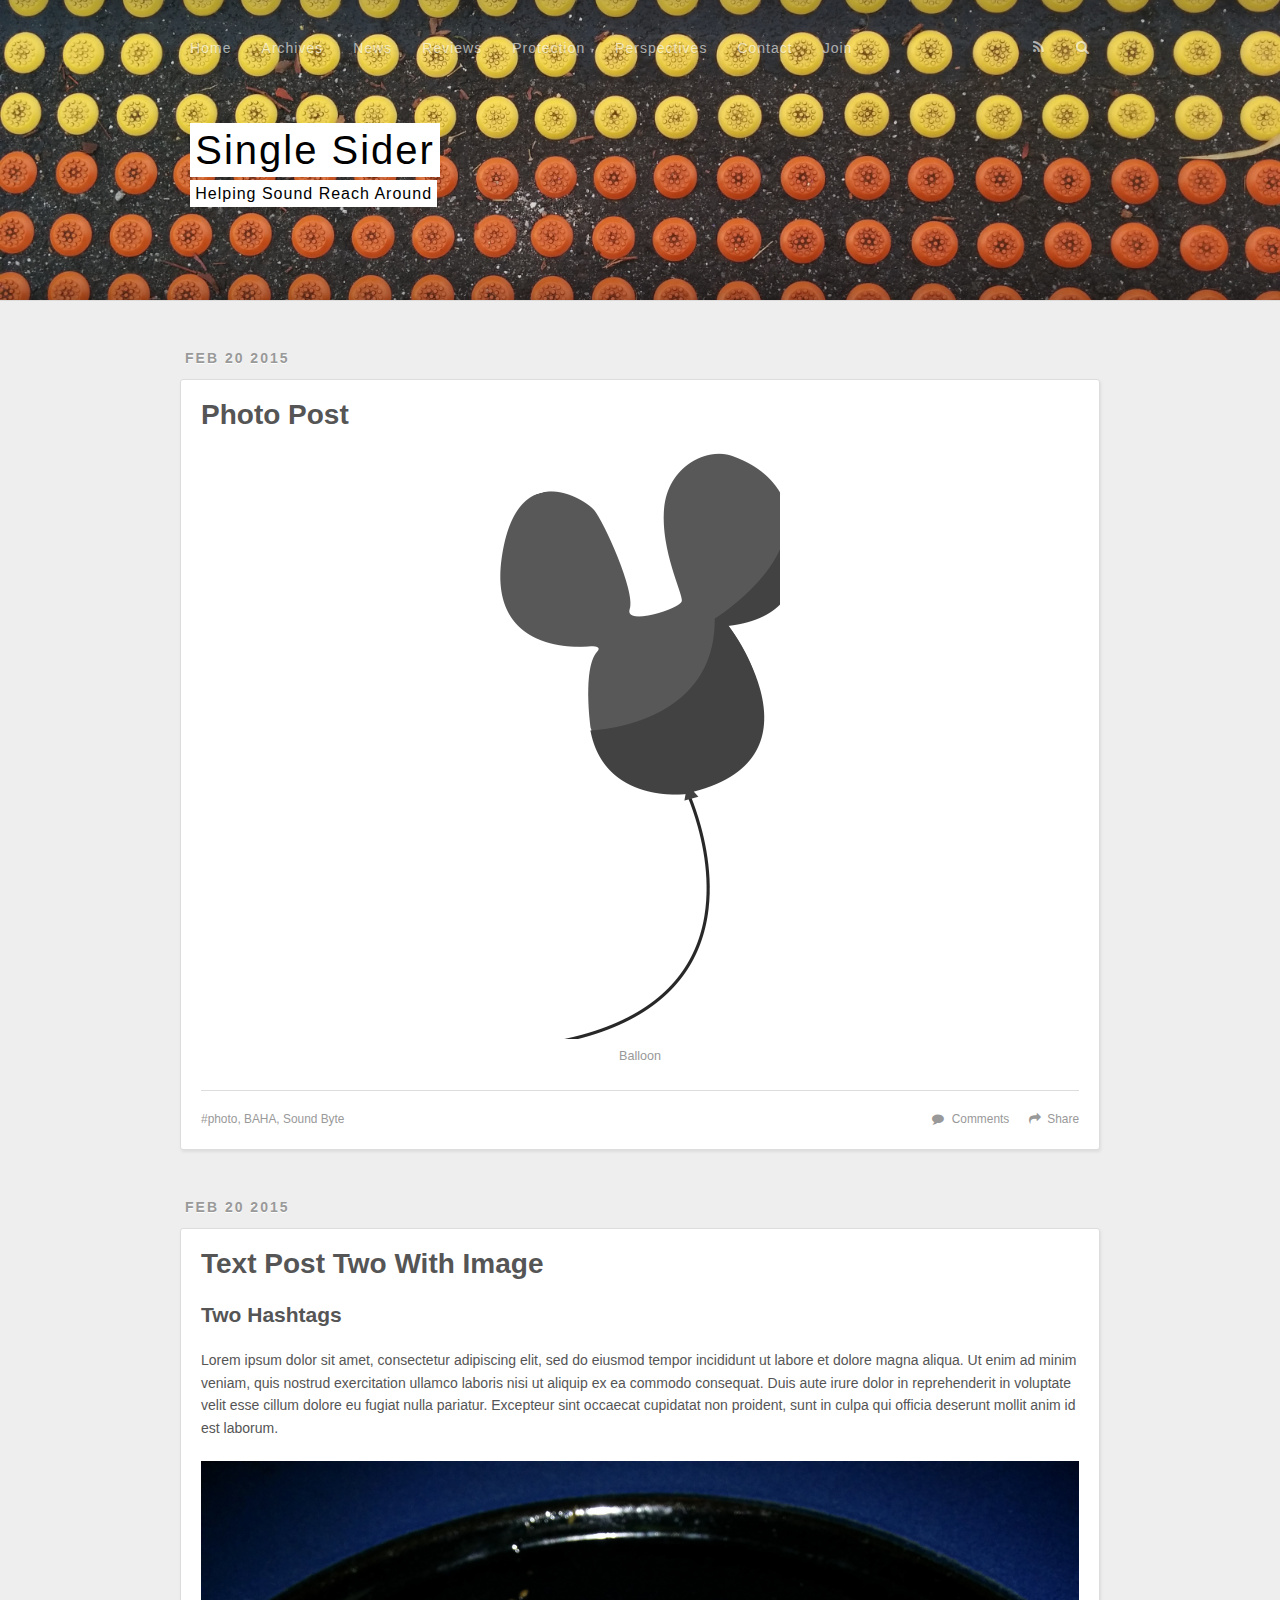
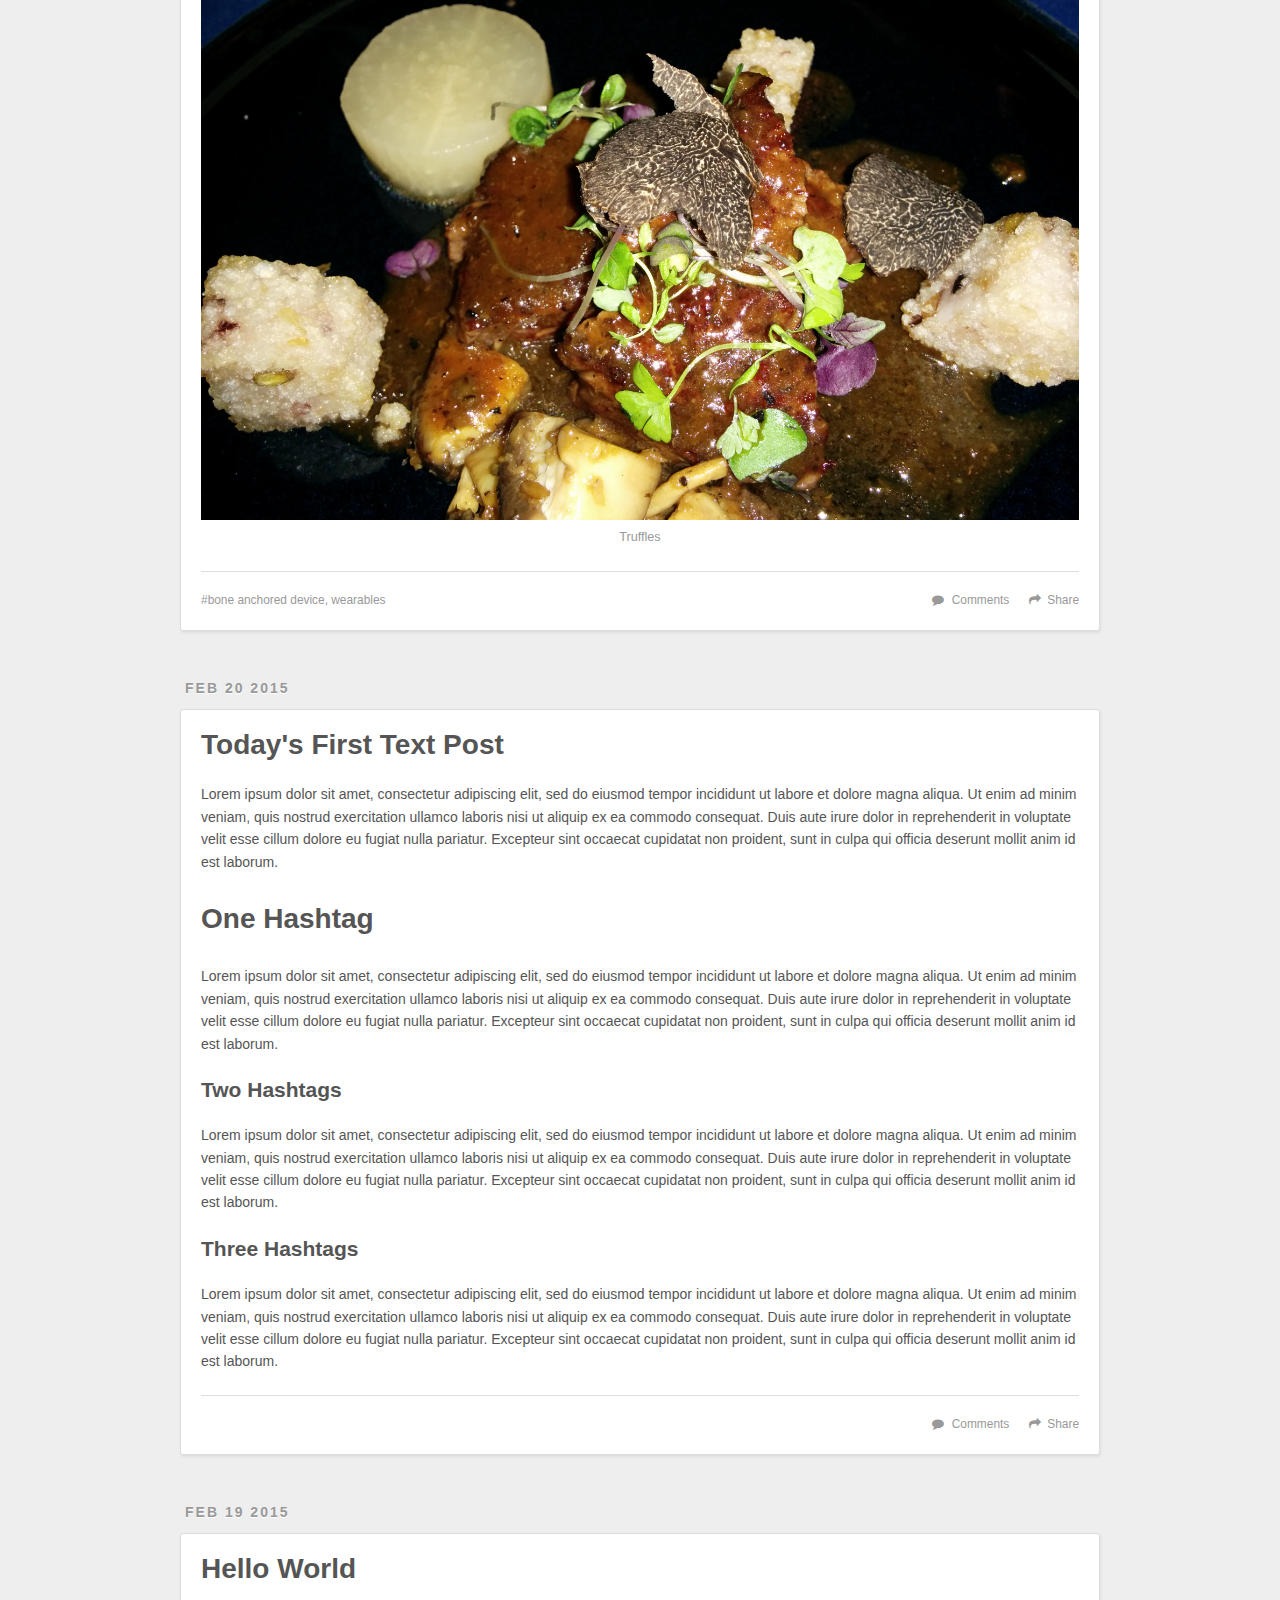
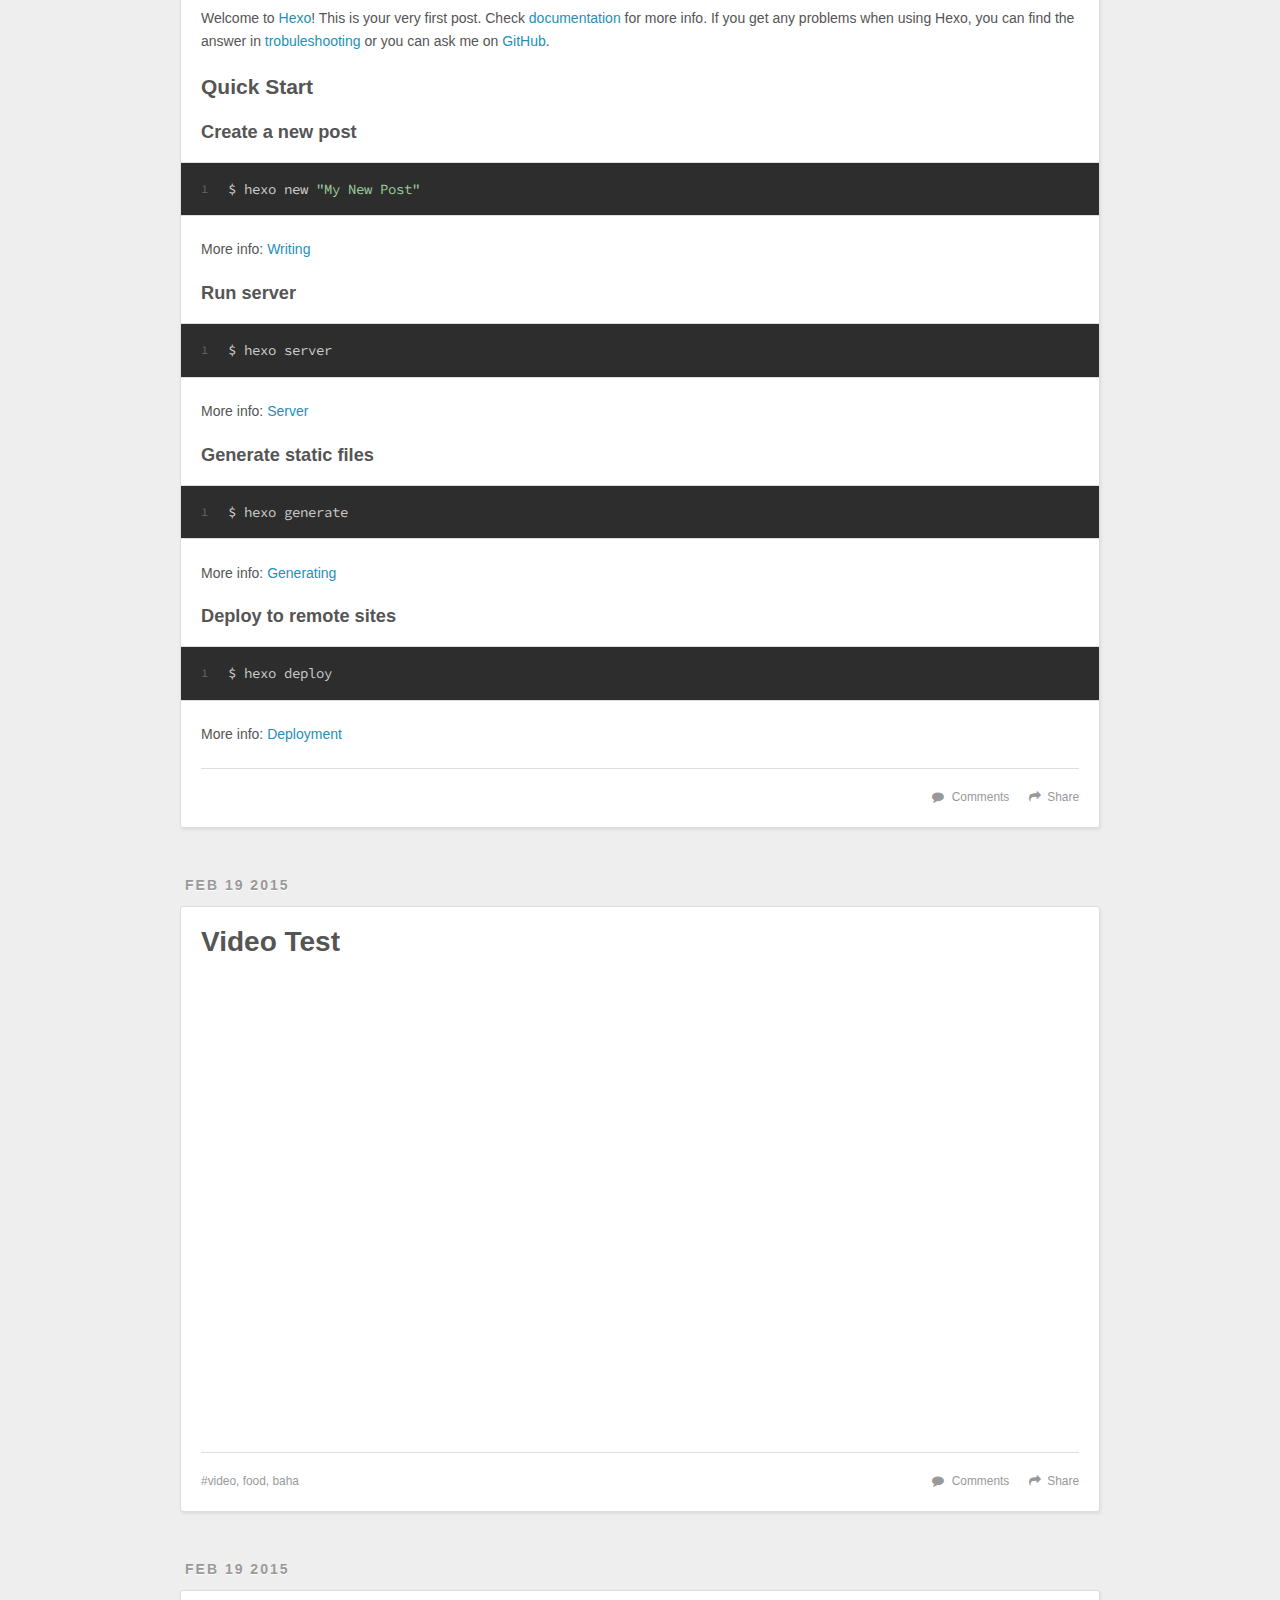
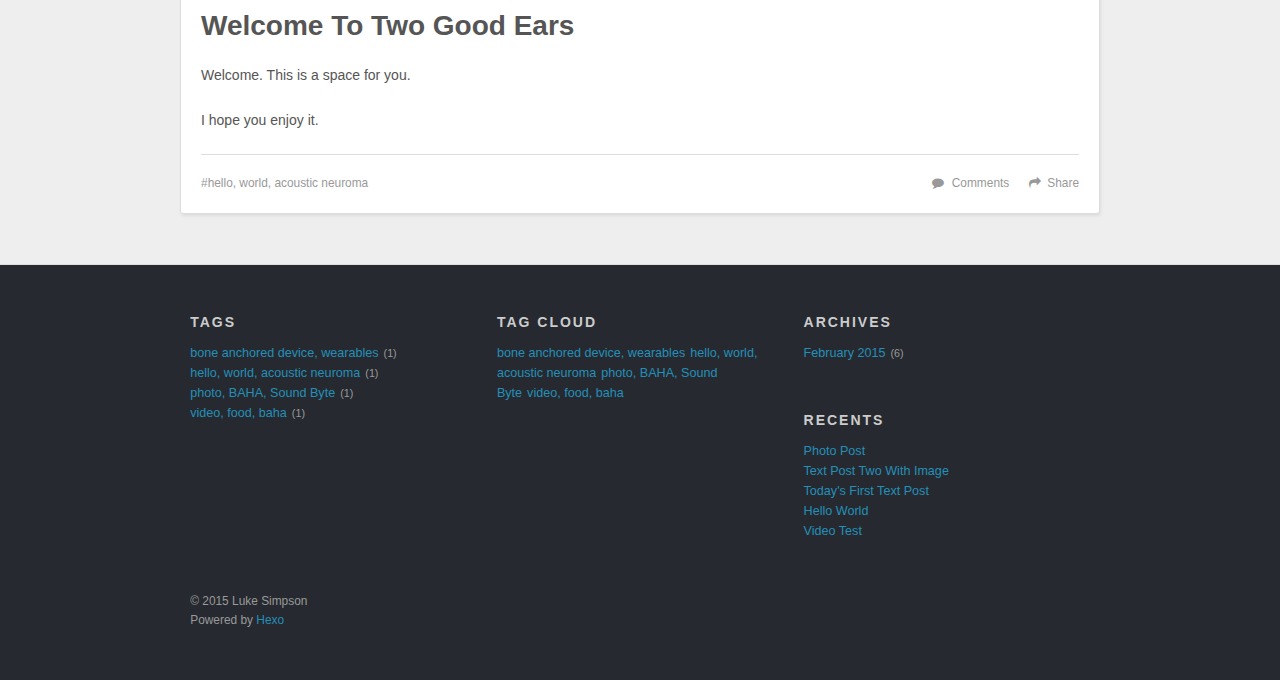
<file: index.html>
<!DOCTYPE html>
<html>
<head>
  <meta charset="utf-8">
  
  <title>Single Sider</title>
  <meta name="viewport" content="width=device-width, initial-scale=1, maximum-scale=1">
  <meta name="description" content="News and resources for those with single-sided deafness">
<meta property="og:type" content="website">
<meta property="og:title" content="Single Sider">
<meta property="og:url" content="thereallukesimpson.github.io/">
<meta property="og:site_name" content="Single Sider">
<meta property="og:description" content="News and resources for those with single-sided deafness">
<meta name="twitter:card" content="summary">
<meta name="twitter:title" content="Single Sider">
<meta name="twitter:description" content="News and resources for those with single-sided deafness">

  
    <link rel="alternative" href="/atom.xml" title="Single Sider" type="application/atom+xml">
  
  
    <link rel="icon" href="/favicon.png">
  
  <link href="//fonts.googleapis.com/css?family=Source+Code+Pro" rel="stylesheet" type="text/css">
  <link rel="stylesheet" href="/css/style.css" type="text/css">

  

</head>
<body>
  <div id="container">
    <div id="wrap">
      <header id="header">
  <div id="banner"></div>
  <div id="header-outer" class="outer">
    <div id="header-title" class="inner">
      <h1 id="logo-wrap">
        <a href="/" id="logo">Single Sider</a>
      </h1>
      
        <h2 id="subtitle-wrap">
          <a href="/" id="subtitle">Helping Sound Reach Around</a>
        </h2>
      
    </div>
    <div id="header-inner" class="inner">
      <nav id="main-nav">
        <a id="main-nav-toggle" class="nav-icon"></a>
        
          <a class="main-nav-link" href="/">Home</a>
        
          <a class="main-nav-link" href="/archives">Archives</a>
        
          <a class="main-nav-link" href="/">News</a>
        
          <a class="main-nav-link" href="/">Reviews</a>
        
          <a class="main-nav-link" href="/">Protection</a>
        
          <a class="main-nav-link" href="/">Perspectives</a>
        
          <a class="main-nav-link" href="/">Contact</a>
        
          <a class="main-nav-link" href="/">Join</a>
        
      </nav>
      <nav id="sub-nav">
        
          <a id="nav-rss-link" class="nav-icon" href="/atom.xml" title="RSS Feed"></a>
        
        <a id="nav-search-btn" class="nav-icon" title="Search"></a>
      </nav>
      <div id="search-form-wrap">
        <form action="//google.com/search" method="get" accept-charset="UTF-8" class="search-form"><input type="search" name="q" results="0" class="search-form-input" placeholder="Search"><input type="submit" value="&#xF002;" class="search-form-submit"><input type="hidden" name="q" value="site:thereallukesimpson.github.io"></form>
      </div>
    </div>
  </div>
</header>
      <div class="outer">
        <section id="main">
  
    <article id="photo-photopost" class="article article-type-photo" itemscope itemprop="blogPost">
  <div class="article-meta">
    <a href="/2015/02/20/photopost/" class="article-date">
  <time datetime="2015-02-19T23:45:00.000Z" itemprop="datePublished">Feb 20 2015</time>
</a>
    
  </div>
  <div class="article-inner">
    
    
      <header class="article-header">
        
  
    <h1 itemprop="name">
      <a class="article-title" href="/2015/02/20/photopost/">Photo Post</a>
    </h1>
  

      </header>
    
    <div class="article-entry" itemprop="articleBody">
      
        <p><img src="/2015/02/20/photopost/balloon.png" alt="Balloon"></p>

      
    </div>
    <footer class="article-footer">
      <a data-url="thereallukesimpson.github.io/2015/02/20/photopost/" data-id="csq6wf8kyzo4v0lj" class="article-share-link">Share</a>
      
        <a href="thereallukesimpson.github.io/2015/02/20/photopost/#disqus_thread" class="article-comment-link">Comments</a>
      
      
  <ul class="article-tag-list"><li class="article-tag-list-item"><a class="article-tag-list-link" href="/tags/photo-BAHA-Sound-Byte/">photo, BAHA, Sound Byte</a></li></ul>

    </footer>
  </div>
  
</article>


  
    <article id="post-textposttwo" class="article article-type-post" itemscope itemprop="blogPost">
  <div class="article-meta">
    <a href="/2015/02/20/textposttwo/" class="article-date">
  <time datetime="2015-02-19T23:33:49.000Z" itemprop="datePublished">Feb 20 2015</time>
</a>
    
  </div>
  <div class="article-inner">
    
    
      <header class="article-header">
        
  
    <h1 itemprop="name">
      <a class="article-title" href="/2015/02/20/textposttwo/">Text Post Two With Image</a>
    </h1>
  

      </header>
    
    <div class="article-entry" itemprop="articleBody">
      
        <h2 id="Two_Hashtags">Two Hashtags</h2>
<p>Lorem ipsum dolor sit amet, consectetur adipiscing elit, sed do eiusmod tempor incididunt ut labore et dolore magna aliqua. Ut enim ad minim veniam, quis nostrud exercitation ullamco laboris nisi ut aliquip ex ea commodo consequat. Duis aute irure dolor in reprehenderit in voluptate velit esse cillum dolore eu fugiat nulla pariatur. Excepteur sint occaecat cupidatat non proident, sunt in culpa qui officia deserunt mollit anim id est laborum.</p>
<p><img src="2015/02/20/textposttwo/truffles.jpg" alt="Truffles"></p>

      
    </div>
    <footer class="article-footer">
      <a data-url="thereallukesimpson.github.io/2015/02/20/textposttwo/" data-id="28nsgjzsc0u14iy9" class="article-share-link">Share</a>
      
        <a href="thereallukesimpson.github.io/2015/02/20/textposttwo/#disqus_thread" class="article-comment-link">Comments</a>
      
      
  <ul class="article-tag-list"><li class="article-tag-list-item"><a class="article-tag-list-link" href="/tags/bone-anchored-device-wearables/">bone anchored device, wearables</a></li></ul>

    </footer>
  </div>
  
</article>


  
    <article id="post-textpost" class="article article-type-post" itemscope itemprop="blogPost">
  <div class="article-meta">
    <a href="/2015/02/20/textpost/" class="article-date">
  <time datetime="2015-02-19T23:23:57.000Z" itemprop="datePublished">Feb 20 2015</time>
</a>
    
  </div>
  <div class="article-inner">
    
    
      <header class="article-header">
        
  
    <h1 itemprop="name">
      <a class="article-title" href="/2015/02/20/textpost/">Today&#39;s First Text Post</a>
    </h1>
  

      </header>
    
    <div class="article-entry" itemprop="articleBody">
      
        <p>Lorem ipsum dolor sit amet, consectetur adipiscing elit, sed do eiusmod tempor incididunt ut labore et dolore magna aliqua. Ut enim ad minim veniam, quis nostrud exercitation ullamco laboris nisi ut aliquip ex ea commodo consequat. Duis aute irure dolor in reprehenderit in voluptate velit esse cillum dolore eu fugiat nulla pariatur. Excepteur sint occaecat cupidatat non proident, sunt in culpa qui officia deserunt mollit anim id est laborum.</p>
<h1 id="One_Hashtag">One Hashtag</h1>
<p>Lorem ipsum dolor sit amet, consectetur adipiscing elit, sed do eiusmod tempor incididunt ut labore et dolore magna aliqua. Ut enim ad minim veniam, quis nostrud exercitation ullamco laboris nisi ut aliquip ex ea commodo consequat. Duis aute irure dolor in reprehenderit in voluptate velit esse cillum dolore eu fugiat nulla pariatur. Excepteur sint occaecat cupidatat non proident, sunt in culpa qui officia deserunt mollit anim id est laborum.</p>
<h2 id="Two_Hashtags">Two Hashtags</h2>
<p>Lorem ipsum dolor sit amet, consectetur adipiscing elit, sed do eiusmod tempor incididunt ut labore et dolore magna aliqua. Ut enim ad minim veniam, quis nostrud exercitation ullamco laboris nisi ut aliquip ex ea commodo consequat. Duis aute irure dolor in reprehenderit in voluptate velit esse cillum dolore eu fugiat nulla pariatur. Excepteur sint occaecat cupidatat non proident, sunt in culpa qui officia deserunt mollit anim id est laborum.</p>
<h2 id="Three_Hashtags">Three Hashtags</h2>
<p>Lorem ipsum dolor sit amet, consectetur adipiscing elit, sed do eiusmod tempor incididunt ut labore et dolore magna aliqua. Ut enim ad minim veniam, quis nostrud exercitation ullamco laboris nisi ut aliquip ex ea commodo consequat. Duis aute irure dolor in reprehenderit in voluptate velit esse cillum dolore eu fugiat nulla pariatur. Excepteur sint occaecat cupidatat non proident, sunt in culpa qui officia deserunt mollit anim id est laborum.</p>

      
    </div>
    <footer class="article-footer">
      <a data-url="thereallukesimpson.github.io/2015/02/20/textpost/" data-id="u00o2w93kw2pjsgu" class="article-share-link">Share</a>
      
        <a href="thereallukesimpson.github.io/2015/02/20/textpost/#disqus_thread" class="article-comment-link">Comments</a>
      
      
    </footer>
  </div>
  
</article>


  
    <article id="post-hello-world" class="article article-type-post" itemscope itemprop="blogPost">
  <div class="article-meta">
    <a href="/2015/02/19/hello-world/" class="article-date">
  <time datetime="2015-02-19T04:31:06.000Z" itemprop="datePublished">Feb 19 2015</time>
</a>
    
  </div>
  <div class="article-inner">
    
    
      <header class="article-header">
        
  
    <h1 itemprop="name">
      <a class="article-title" href="/2015/02/19/hello-world/">Hello World</a>
    </h1>
  

      </header>
    
    <div class="article-entry" itemprop="articleBody">
      
        <p>Welcome to <a href="http://hexo.io/" target="_blank" rel="external">Hexo</a>! This is your very first post. Check <a href="http://hexo.io/docs/" target="_blank" rel="external">documentation</a> for more info. If you get any problems when using Hexo, you can find the answer in <a href="http://hexo.io/docs/troubleshooting.html" target="_blank" rel="external">trobuleshooting</a> or you can ask me on <a href="https://github.com/hexojs/hexo/issues" target="_blank" rel="external">GitHub</a>.</p>
<h2 id="Quick_Start">Quick Start</h2>
<h3 id="Create_a_new_post">Create a new post</h3>
<figure class="highlight bash"><table><tr><td class="gutter"><pre><div class="line">1</div></pre></td><td class="code"><pre><div class="line">$ hexo new <span class="string">"My New Post"</span></div></pre></td></tr></table></figure>

<p>More info: <a href="http://hexo.io/docs/writing.html" target="_blank" rel="external">Writing</a></p>
<h3 id="Run_server">Run server</h3>
<figure class="highlight bash"><table><tr><td class="gutter"><pre><div class="line">1</div></pre></td><td class="code"><pre><div class="line">$ hexo server</div></pre></td></tr></table></figure>

<p>More info: <a href="http://hexo.io/docs/server.html" target="_blank" rel="external">Server</a></p>
<h3 id="Generate_static_files">Generate static files</h3>
<figure class="highlight bash"><table><tr><td class="gutter"><pre><div class="line">1</div></pre></td><td class="code"><pre><div class="line">$ hexo generate</div></pre></td></tr></table></figure>

<p>More info: <a href="http://hexo.io/docs/generating.html" target="_blank" rel="external">Generating</a></p>
<h3 id="Deploy_to_remote_sites">Deploy to remote sites</h3>
<figure class="highlight bash"><table><tr><td class="gutter"><pre><div class="line">1</div></pre></td><td class="code"><pre><div class="line">$ hexo deploy</div></pre></td></tr></table></figure>

<p>More info: <a href="http://hexo.io/docs/deployment.html" target="_blank" rel="external">Deployment</a></p>

      
    </div>
    <footer class="article-footer">
      <a data-url="thereallukesimpson.github.io/2015/02/19/hello-world/" data-id="mrm048xjtt03tqg9" class="article-share-link">Share</a>
      
        <a href="thereallukesimpson.github.io/2015/02/19/hello-world/#disqus_thread" class="article-comment-link">Comments</a>
      
      
    </footer>
  </div>
  
</article>


  
    <article id="post-videotest" class="article article-type-post" itemscope itemprop="blogPost">
  <div class="article-meta">
    <a href="/2015/02/19/videotest/" class="article-date">
  <time datetime="2015-02-19T04:30:14.000Z" itemprop="datePublished">Feb 19 2015</time>
</a>
    
  </div>
  <div class="article-inner">
    
    
      <header class="article-header">
        
  
    <h1 itemprop="name">
      <a class="article-title" href="/2015/02/19/videotest/">Video Test</a>
    </h1>
  

      </header>
    
    <div class="article-entry" itemprop="articleBody">
      
        <div class="video-container"><iframe width="420" height="315" src="https://www.youtube.com/embed/7rhu9C2ry7I" frameborder="0" allowfullscreen></iframe></div>



      
    </div>
    <footer class="article-footer">
      <a data-url="thereallukesimpson.github.io/2015/02/19/videotest/" data-id="q52m5f1hhc350952" class="article-share-link">Share</a>
      
        <a href="thereallukesimpson.github.io/2015/02/19/videotest/#disqus_thread" class="article-comment-link">Comments</a>
      
      
  <ul class="article-tag-list"><li class="article-tag-list-item"><a class="article-tag-list-link" href="/tags/video-food-baha/">video, food, baha</a></li></ul>

    </footer>
  </div>
  
</article>


  
    <article id="post-helloworld" class="article article-type-post" itemscope itemprop="blogPost">
  <div class="article-meta">
    <a href="/2015/02/19/helloworld/" class="article-date">
  <time datetime="2015-02-19T00:06:34.000Z" itemprop="datePublished">Feb 19 2015</time>
</a>
    
  </div>
  <div class="article-inner">
    
    
      <header class="article-header">
        
  
    <h1 itemprop="name">
      <a class="article-title" href="/2015/02/19/helloworld/">Welcome To Two Good Ears</a>
    </h1>
  

      </header>
    
    <div class="article-entry" itemprop="articleBody">
      
        <p>Welcome. This is a space for you.</p>
<p>I hope you enjoy it.</p>

      
    </div>
    <footer class="article-footer">
      <a data-url="thereallukesimpson.github.io/2015/02/19/helloworld/" data-id="02z6icnaus7m1vz7" class="article-share-link">Share</a>
      
        <a href="thereallukesimpson.github.io/2015/02/19/helloworld/#disqus_thread" class="article-comment-link">Comments</a>
      
      
  <ul class="article-tag-list"><li class="article-tag-list-item"><a class="article-tag-list-link" href="/tags/hello-world-acoustic-neuroma/">hello, world, acoustic neuroma</a></li></ul>

    </footer>
  </div>
  
</article>


  
  
</section>
        
      </div>
      <footer id="footer">
  
    <aside id="sidebar" class="outer">
  
    
  
    
  <div class="widget-wrap">
    <h3 class="widget-title">Tags</h3>
    <div class="widget">
      <ul class="tag-list"><li class="tag-list-item"><a class="tag-list-link" href="/tags/bone-anchored-device-wearables/">bone anchored device, wearables</a><span class="tag-list-count">1</span></li><li class="tag-list-item"><a class="tag-list-link" href="/tags/hello-world-acoustic-neuroma/">hello, world, acoustic neuroma</a><span class="tag-list-count">1</span></li><li class="tag-list-item"><a class="tag-list-link" href="/tags/photo-BAHA-Sound-Byte/">photo, BAHA, Sound Byte</a><span class="tag-list-count">1</span></li><li class="tag-list-item"><a class="tag-list-link" href="/tags/video-food-baha/">video, food, baha</a><span class="tag-list-count">1</span></li></ul>
    </div>
  </div>

  
    
  <div class="widget-wrap">
    <h3 class="widget-title">Tag Cloud</h3>
    <div class="widget tagcloud">
      <a href="/tags/bone-anchored-device-wearables/" style="font-size: NaNpx;">bone anchored device, wearables</a><a href="/tags/hello-world-acoustic-neuroma/" style="font-size: NaNpx;">hello, world, acoustic neuroma</a><a href="/tags/photo-BAHA-Sound-Byte/" style="font-size: NaNpx;">photo, BAHA, Sound Byte</a><a href="/tags/video-food-baha/" style="font-size: NaNpx;">video, food, baha</a>
    </div>
  </div>

  
    
  <div class="widget-wrap">
    <h3 class="widget-title">Archives</h3>
    <div class="widget">
      <ul class="archive-list"><li class="archive-list-item"><a class="archive-list-link" href="/archives/2015/02/">February 2015</a><span class="archive-list-count">6</span></li></ul>
    </div>
  </div>

  
    
  <div class="widget-wrap">
    <h3 class="widget-title">Recents</h3>
    <div class="widget">
      <ul>
        
          <li>
            <a href="/2015/02/20/photopost/">Photo Post</a>
          </li>
        
          <li>
            <a href="/2015/02/20/textposttwo/">Text Post Two With Image</a>
          </li>
        
          <li>
            <a href="/2015/02/20/textpost/">Today&#39;s First Text Post</a>
          </li>
        
          <li>
            <a href="/2015/02/19/hello-world/">Hello World</a>
          </li>
        
          <li>
            <a href="/2015/02/19/videotest/">Video Test</a>
          </li>
        
      </ul>
    </div>
  </div>

  
</aside>
  
  <div class="outer">
    <div id="footer-info" class="inner">
      &copy; 2015 Luke Simpson<br>
      Powered by <a href="http://hexo.io/" target="_blank">Hexo</a>
    </div>
  </div>
</footer>
    </div>
    <nav id="mobile-nav">
  
    <a href="/" class="mobile-nav-link">Home</a>
  
    <a href="/archives" class="mobile-nav-link">Archives</a>
  
    <a href="/" class="mobile-nav-link">News</a>
  
    <a href="/" class="mobile-nav-link">Reviews</a>
  
    <a href="/" class="mobile-nav-link">Protection</a>
  
    <a href="/" class="mobile-nav-link">Perspectives</a>
  
    <a href="/" class="mobile-nav-link">Contact</a>
  
    <a href="/" class="mobile-nav-link">Join</a>
  
</nav>
    
<script>
  var disqus_shortname = 'thereallukesimpson';
  
  (function(){
    var dsq = document.createElement('script');
    dsq.type = 'text/javascript';
    dsq.async = true;
    dsq.src = '//' + disqus_shortname + '.disqus.com/count.js';
    (document.getElementsByTagName('head')[0] || document.getElementsByTagName('body')[0]).appendChild(dsq);
  })();
</script>


<script src="//ajax.googleapis.com/ajax/libs/jquery/2.0.3/jquery.min.js"></script>


  <link rel="stylesheet" href="/fancybox/jquery.fancybox.css" type="text/css">

  <script src="/fancybox/jquery.fancybox.pack.js" type="text/javascript"></script>



<script src="/js/script.js" type="text/javascript"></script>


  </div>
</body>
</html>
</file>
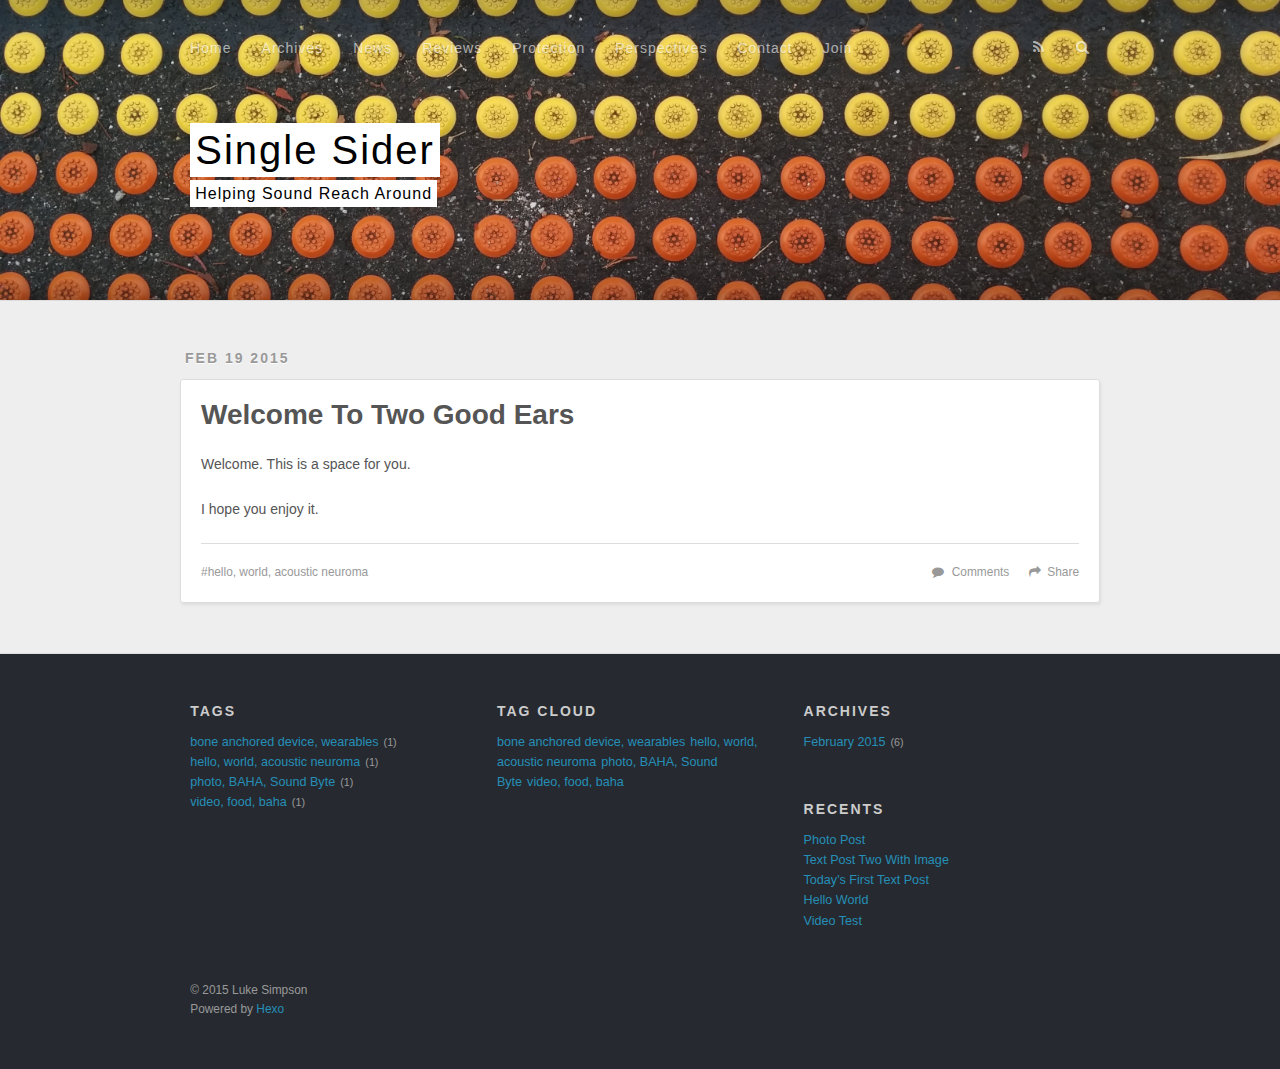
<file: tags/hello-world-acoustic-neuroma/index.html>
<!DOCTYPE html>
<html>
<head>
  <meta charset="utf-8">
  
  <title>Tag: hello, world, acoustic neuroma | Single Sider</title>
  <meta name="viewport" content="width=device-width, initial-scale=1, maximum-scale=1">
  <meta name="description" content="News and resources for those with single-sided deafness">
<meta property="og:type" content="website">
<meta property="og:title" content="Single Sider">
<meta property="og:url" content="thereallukesimpson.github.io/tags/hello-world-acoustic-neuroma/">
<meta property="og:site_name" content="Single Sider">
<meta property="og:description" content="News and resources for those with single-sided deafness">
<meta name="twitter:card" content="summary">
<meta name="twitter:title" content="Single Sider">
<meta name="twitter:description" content="News and resources for those with single-sided deafness">

  
    <link rel="alternative" href="/atom.xml" title="Single Sider" type="application/atom+xml">
  
  
    <link rel="icon" href="/favicon.png">
  
  <link href="//fonts.googleapis.com/css?family=Source+Code+Pro" rel="stylesheet" type="text/css">
  <link rel="stylesheet" href="/css/style.css" type="text/css">

  

</head>
<body>
  <div id="container">
    <div id="wrap">
      <header id="header">
  <div id="banner"></div>
  <div id="header-outer" class="outer">
    <div id="header-title" class="inner">
      <h1 id="logo-wrap">
        <a href="/" id="logo">Single Sider</a>
      </h1>
      
        <h2 id="subtitle-wrap">
          <a href="/" id="subtitle">Helping Sound Reach Around</a>
        </h2>
      
    </div>
    <div id="header-inner" class="inner">
      <nav id="main-nav">
        <a id="main-nav-toggle" class="nav-icon"></a>
        
          <a class="main-nav-link" href="/">Home</a>
        
          <a class="main-nav-link" href="/archives">Archives</a>
        
          <a class="main-nav-link" href="/">News</a>
        
          <a class="main-nav-link" href="/">Reviews</a>
        
          <a class="main-nav-link" href="/">Protection</a>
        
          <a class="main-nav-link" href="/">Perspectives</a>
        
          <a class="main-nav-link" href="/">Contact</a>
        
          <a class="main-nav-link" href="/">Join</a>
        
      </nav>
      <nav id="sub-nav">
        
          <a id="nav-rss-link" class="nav-icon" href="/atom.xml" title="RSS Feed"></a>
        
        <a id="nav-search-btn" class="nav-icon" title="Search"></a>
      </nav>
      <div id="search-form-wrap">
        <form action="//google.com/search" method="get" accept-charset="UTF-8" class="search-form"><input type="search" name="q" results="0" class="search-form-input" placeholder="Search"><input type="submit" value="&#xF002;" class="search-form-submit"><input type="hidden" name="q" value="site:thereallukesimpson.github.io"></form>
      </div>
    </div>
  </div>
</header>
      <div class="outer">
        <section id="main">
  
    <article id="post-helloworld" class="article article-type-post" itemscope itemprop="blogPost">
  <div class="article-meta">
    <a href="/2015/02/19/helloworld/" class="article-date">
  <time datetime="2015-02-19T00:06:34.000Z" itemprop="datePublished">Feb 19 2015</time>
</a>
    
  </div>
  <div class="article-inner">
    
    
      <header class="article-header">
        
  
    <h1 itemprop="name">
      <a class="article-title" href="/2015/02/19/helloworld/">Welcome To Two Good Ears</a>
    </h1>
  

      </header>
    
    <div class="article-entry" itemprop="articleBody">
      
        <p>Welcome. This is a space for you.</p>
<p>I hope you enjoy it.</p>

      
    </div>
    <footer class="article-footer">
      <a data-url="thereallukesimpson.github.io/2015/02/19/helloworld/" data-id="02z6icnaus7m1vz7" class="article-share-link">Share</a>
      
        <a href="thereallukesimpson.github.io/2015/02/19/helloworld/#disqus_thread" class="article-comment-link">Comments</a>
      
      
  <ul class="article-tag-list"><li class="article-tag-list-item"><a class="article-tag-list-link" href="/tags/hello-world-acoustic-neuroma/">hello, world, acoustic neuroma</a></li></ul>

    </footer>
  </div>
  
</article>


  
  
</section>
        
      </div>
      <footer id="footer">
  
    <aside id="sidebar" class="outer">
  
    
  
    
  <div class="widget-wrap">
    <h3 class="widget-title">Tags</h3>
    <div class="widget">
      <ul class="tag-list"><li class="tag-list-item"><a class="tag-list-link" href="/tags/bone-anchored-device-wearables/">bone anchored device, wearables</a><span class="tag-list-count">1</span></li><li class="tag-list-item"><a class="tag-list-link" href="/tags/hello-world-acoustic-neuroma/">hello, world, acoustic neuroma</a><span class="tag-list-count">1</span></li><li class="tag-list-item"><a class="tag-list-link" href="/tags/photo-BAHA-Sound-Byte/">photo, BAHA, Sound Byte</a><span class="tag-list-count">1</span></li><li class="tag-list-item"><a class="tag-list-link" href="/tags/video-food-baha/">video, food, baha</a><span class="tag-list-count">1</span></li></ul>
    </div>
  </div>

  
    
  <div class="widget-wrap">
    <h3 class="widget-title">Tag Cloud</h3>
    <div class="widget tagcloud">
      <a href="/tags/bone-anchored-device-wearables/" style="font-size: NaNpx;">bone anchored device, wearables</a><a href="/tags/hello-world-acoustic-neuroma/" style="font-size: NaNpx;">hello, world, acoustic neuroma</a><a href="/tags/photo-BAHA-Sound-Byte/" style="font-size: NaNpx;">photo, BAHA, Sound Byte</a><a href="/tags/video-food-baha/" style="font-size: NaNpx;">video, food, baha</a>
    </div>
  </div>

  
    
  <div class="widget-wrap">
    <h3 class="widget-title">Archives</h3>
    <div class="widget">
      <ul class="archive-list"><li class="archive-list-item"><a class="archive-list-link" href="/archives/2015/02/">February 2015</a><span class="archive-list-count">6</span></li></ul>
    </div>
  </div>

  
    
  <div class="widget-wrap">
    <h3 class="widget-title">Recents</h3>
    <div class="widget">
      <ul>
        
          <li>
            <a href="/2015/02/20/photopost/">Photo Post</a>
          </li>
        
          <li>
            <a href="/2015/02/20/textposttwo/">Text Post Two With Image</a>
          </li>
        
          <li>
            <a href="/2015/02/20/textpost/">Today&#39;s First Text Post</a>
          </li>
        
          <li>
            <a href="/2015/02/19/hello-world/">Hello World</a>
          </li>
        
          <li>
            <a href="/2015/02/19/videotest/">Video Test</a>
          </li>
        
      </ul>
    </div>
  </div>

  
</aside>
  
  <div class="outer">
    <div id="footer-info" class="inner">
      &copy; 2015 Luke Simpson<br>
      Powered by <a href="http://hexo.io/" target="_blank">Hexo</a>
    </div>
  </div>
</footer>
    </div>
    <nav id="mobile-nav">
  
    <a href="/" class="mobile-nav-link">Home</a>
  
    <a href="/archives" class="mobile-nav-link">Archives</a>
  
    <a href="/" class="mobile-nav-link">News</a>
  
    <a href="/" class="mobile-nav-link">Reviews</a>
  
    <a href="/" class="mobile-nav-link">Protection</a>
  
    <a href="/" class="mobile-nav-link">Perspectives</a>
  
    <a href="/" class="mobile-nav-link">Contact</a>
  
    <a href="/" class="mobile-nav-link">Join</a>
  
</nav>
    
<script>
  var disqus_shortname = 'thereallukesimpson';
  
  (function(){
    var dsq = document.createElement('script');
    dsq.type = 'text/javascript';
    dsq.async = true;
    dsq.src = '//' + disqus_shortname + '.disqus.com/count.js';
    (document.getElementsByTagName('head')[0] || document.getElementsByTagName('body')[0]).appendChild(dsq);
  })();
</script>


<script src="//ajax.googleapis.com/ajax/libs/jquery/2.0.3/jquery.min.js"></script>


  <link rel="stylesheet" href="/fancybox/jquery.fancybox.css" type="text/css">

  <script src="/fancybox/jquery.fancybox.pack.js" type="text/javascript"></script>



<script src="/js/script.js" type="text/javascript"></script>


  </div>
</body>
</html>
</file>
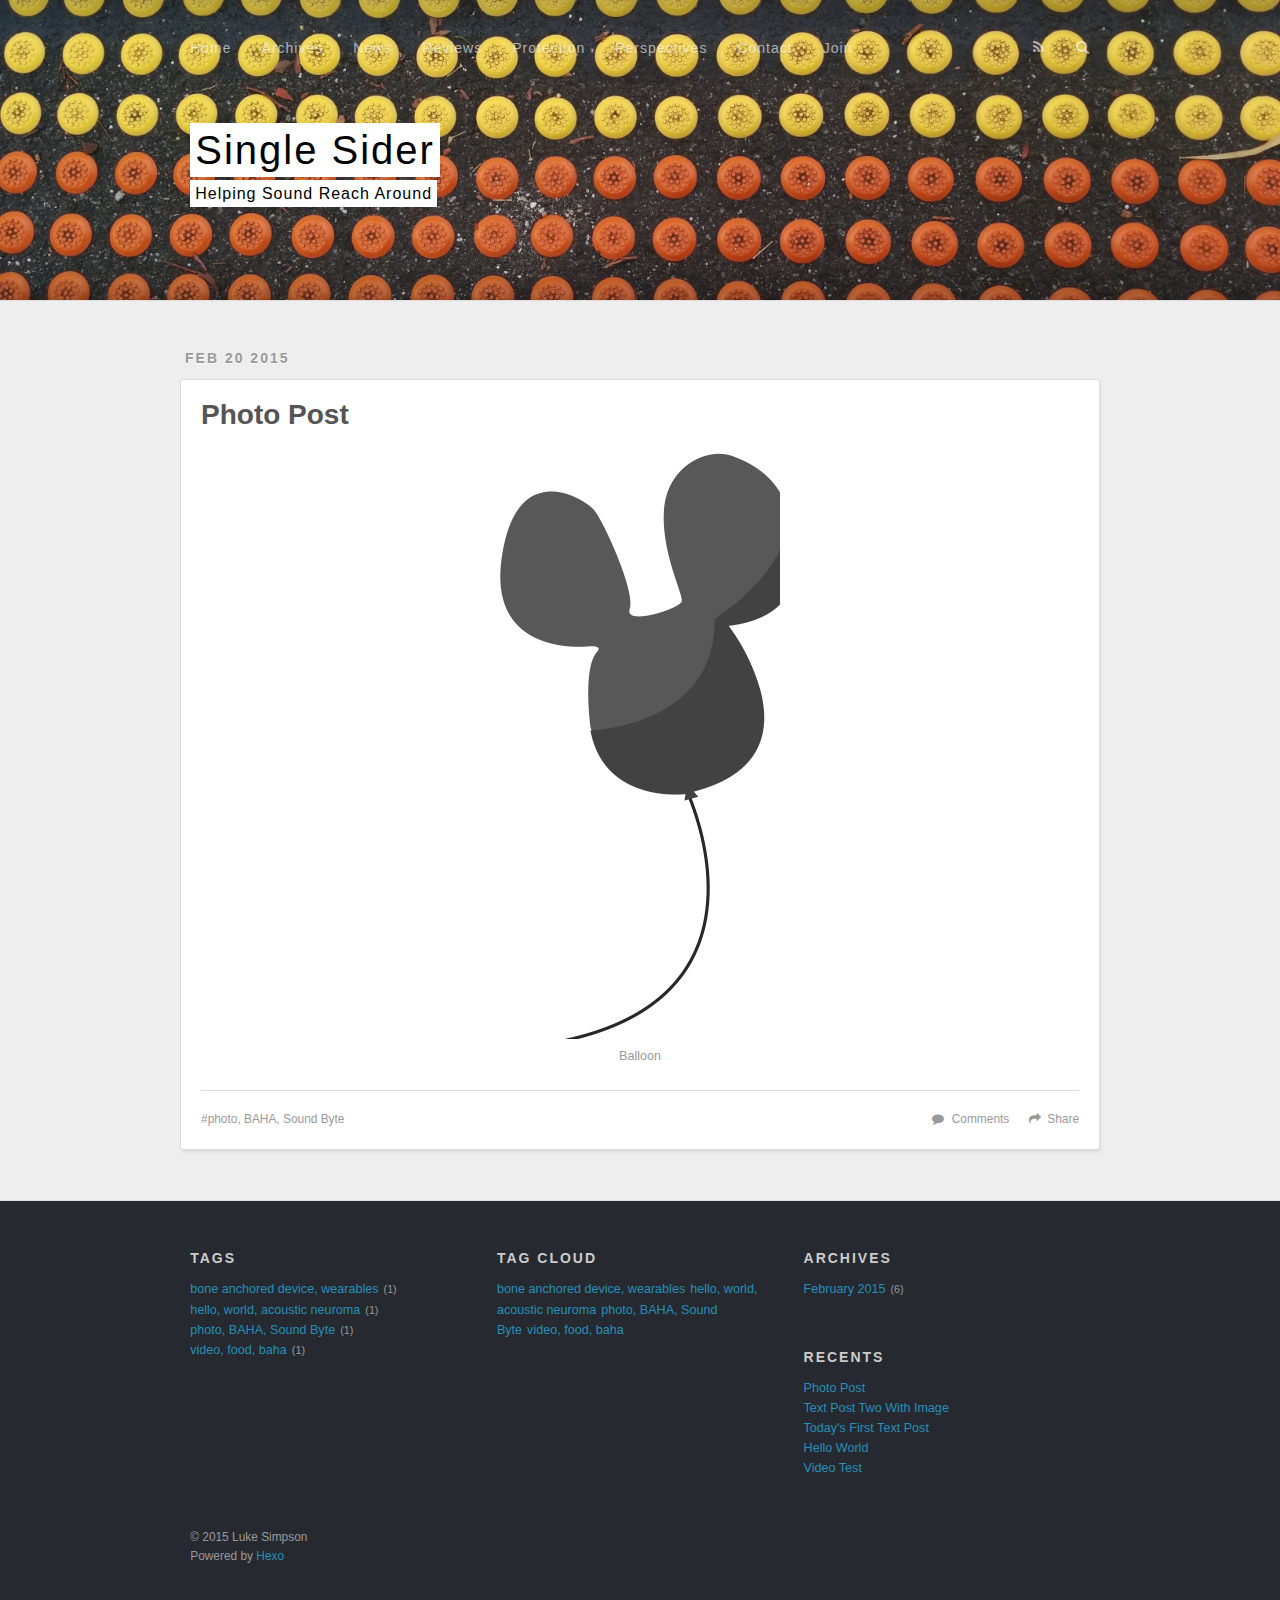
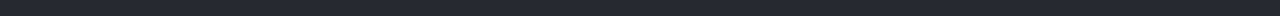
<file: tags/photo-BAHA-Sound-Byte/index.html>
<!DOCTYPE html>
<html>
<head>
  <meta charset="utf-8">
  
  <title>Tag: photo, BAHA, Sound Byte | Single Sider</title>
  <meta name="viewport" content="width=device-width, initial-scale=1, maximum-scale=1">
  <meta name="description" content="News and resources for those with single-sided deafness">
<meta property="og:type" content="website">
<meta property="og:title" content="Single Sider">
<meta property="og:url" content="thereallukesimpson.github.io/tags/photo-BAHA-Sound-Byte/">
<meta property="og:site_name" content="Single Sider">
<meta property="og:description" content="News and resources for those with single-sided deafness">
<meta name="twitter:card" content="summary">
<meta name="twitter:title" content="Single Sider">
<meta name="twitter:description" content="News and resources for those with single-sided deafness">

  
    <link rel="alternative" href="/atom.xml" title="Single Sider" type="application/atom+xml">
  
  
    <link rel="icon" href="/favicon.png">
  
  <link href="//fonts.googleapis.com/css?family=Source+Code+Pro" rel="stylesheet" type="text/css">
  <link rel="stylesheet" href="/css/style.css" type="text/css">

  

</head>
<body>
  <div id="container">
    <div id="wrap">
      <header id="header">
  <div id="banner"></div>
  <div id="header-outer" class="outer">
    <div id="header-title" class="inner">
      <h1 id="logo-wrap">
        <a href="/" id="logo">Single Sider</a>
      </h1>
      
        <h2 id="subtitle-wrap">
          <a href="/" id="subtitle">Helping Sound Reach Around</a>
        </h2>
      
    </div>
    <div id="header-inner" class="inner">
      <nav id="main-nav">
        <a id="main-nav-toggle" class="nav-icon"></a>
        
          <a class="main-nav-link" href="/">Home</a>
        
          <a class="main-nav-link" href="/archives">Archives</a>
        
          <a class="main-nav-link" href="/">News</a>
        
          <a class="main-nav-link" href="/">Reviews</a>
        
          <a class="main-nav-link" href="/">Protection</a>
        
          <a class="main-nav-link" href="/">Perspectives</a>
        
          <a class="main-nav-link" href="/">Contact</a>
        
          <a class="main-nav-link" href="/">Join</a>
        
      </nav>
      <nav id="sub-nav">
        
          <a id="nav-rss-link" class="nav-icon" href="/atom.xml" title="RSS Feed"></a>
        
        <a id="nav-search-btn" class="nav-icon" title="Search"></a>
      </nav>
      <div id="search-form-wrap">
        <form action="//google.com/search" method="get" accept-charset="UTF-8" class="search-form"><input type="search" name="q" results="0" class="search-form-input" placeholder="Search"><input type="submit" value="&#xF002;" class="search-form-submit"><input type="hidden" name="q" value="site:thereallukesimpson.github.io"></form>
      </div>
    </div>
  </div>
</header>
      <div class="outer">
        <section id="main">
  
    <article id="photo-photopost" class="article article-type-photo" itemscope itemprop="blogPost">
  <div class="article-meta">
    <a href="/2015/02/20/photopost/" class="article-date">
  <time datetime="2015-02-19T23:45:00.000Z" itemprop="datePublished">Feb 20 2015</time>
</a>
    
  </div>
  <div class="article-inner">
    
    
      <header class="article-header">
        
  
    <h1 itemprop="name">
      <a class="article-title" href="/2015/02/20/photopost/">Photo Post</a>
    </h1>
  

      </header>
    
    <div class="article-entry" itemprop="articleBody">
      
        <p><img src="/2015/02/20/photopost/balloon.png" alt="Balloon"></p>

      
    </div>
    <footer class="article-footer">
      <a data-url="thereallukesimpson.github.io/2015/02/20/photopost/" data-id="csq6wf8kyzo4v0lj" class="article-share-link">Share</a>
      
        <a href="thereallukesimpson.github.io/2015/02/20/photopost/#disqus_thread" class="article-comment-link">Comments</a>
      
      
  <ul class="article-tag-list"><li class="article-tag-list-item"><a class="article-tag-list-link" href="/tags/photo-BAHA-Sound-Byte/">photo, BAHA, Sound Byte</a></li></ul>

    </footer>
  </div>
  
</article>


  
  
</section>
        
      </div>
      <footer id="footer">
  
    <aside id="sidebar" class="outer">
  
    
  
    
  <div class="widget-wrap">
    <h3 class="widget-title">Tags</h3>
    <div class="widget">
      <ul class="tag-list"><li class="tag-list-item"><a class="tag-list-link" href="/tags/bone-anchored-device-wearables/">bone anchored device, wearables</a><span class="tag-list-count">1</span></li><li class="tag-list-item"><a class="tag-list-link" href="/tags/hello-world-acoustic-neuroma/">hello, world, acoustic neuroma</a><span class="tag-list-count">1</span></li><li class="tag-list-item"><a class="tag-list-link" href="/tags/photo-BAHA-Sound-Byte/">photo, BAHA, Sound Byte</a><span class="tag-list-count">1</span></li><li class="tag-list-item"><a class="tag-list-link" href="/tags/video-food-baha/">video, food, baha</a><span class="tag-list-count">1</span></li></ul>
    </div>
  </div>

  
    
  <div class="widget-wrap">
    <h3 class="widget-title">Tag Cloud</h3>
    <div class="widget tagcloud">
      <a href="/tags/bone-anchored-device-wearables/" style="font-size: NaNpx;">bone anchored device, wearables</a><a href="/tags/hello-world-acoustic-neuroma/" style="font-size: NaNpx;">hello, world, acoustic neuroma</a><a href="/tags/photo-BAHA-Sound-Byte/" style="font-size: NaNpx;">photo, BAHA, Sound Byte</a><a href="/tags/video-food-baha/" style="font-size: NaNpx;">video, food, baha</a>
    </div>
  </div>

  
    
  <div class="widget-wrap">
    <h3 class="widget-title">Archives</h3>
    <div class="widget">
      <ul class="archive-list"><li class="archive-list-item"><a class="archive-list-link" href="/archives/2015/02/">February 2015</a><span class="archive-list-count">6</span></li></ul>
    </div>
  </div>

  
    
  <div class="widget-wrap">
    <h3 class="widget-title">Recents</h3>
    <div class="widget">
      <ul>
        
          <li>
            <a href="/2015/02/20/photopost/">Photo Post</a>
          </li>
        
          <li>
            <a href="/2015/02/20/textposttwo/">Text Post Two With Image</a>
          </li>
        
          <li>
            <a href="/2015/02/20/textpost/">Today&#39;s First Text Post</a>
          </li>
        
          <li>
            <a href="/2015/02/19/hello-world/">Hello World</a>
          </li>
        
          <li>
            <a href="/2015/02/19/videotest/">Video Test</a>
          </li>
        
      </ul>
    </div>
  </div>

  
</aside>
  
  <div class="outer">
    <div id="footer-info" class="inner">
      &copy; 2015 Luke Simpson<br>
      Powered by <a href="http://hexo.io/" target="_blank">Hexo</a>
    </div>
  </div>
</footer>
    </div>
    <nav id="mobile-nav">
  
    <a href="/" class="mobile-nav-link">Home</a>
  
    <a href="/archives" class="mobile-nav-link">Archives</a>
  
    <a href="/" class="mobile-nav-link">News</a>
  
    <a href="/" class="mobile-nav-link">Reviews</a>
  
    <a href="/" class="mobile-nav-link">Protection</a>
  
    <a href="/" class="mobile-nav-link">Perspectives</a>
  
    <a href="/" class="mobile-nav-link">Contact</a>
  
    <a href="/" class="mobile-nav-link">Join</a>
  
</nav>
    
<script>
  var disqus_shortname = 'thereallukesimpson';
  
  (function(){
    var dsq = document.createElement('script');
    dsq.type = 'text/javascript';
    dsq.async = true;
    dsq.src = '//' + disqus_shortname + '.disqus.com/count.js';
    (document.getElementsByTagName('head')[0] || document.getElementsByTagName('body')[0]).appendChild(dsq);
  })();
</script>


<script src="//ajax.googleapis.com/ajax/libs/jquery/2.0.3/jquery.min.js"></script>


  <link rel="stylesheet" href="/fancybox/jquery.fancybox.css" type="text/css">

  <script src="/fancybox/jquery.fancybox.pack.js" type="text/javascript"></script>



<script src="/js/script.js" type="text/javascript"></script>


  </div>
</body>
</html>
</file>
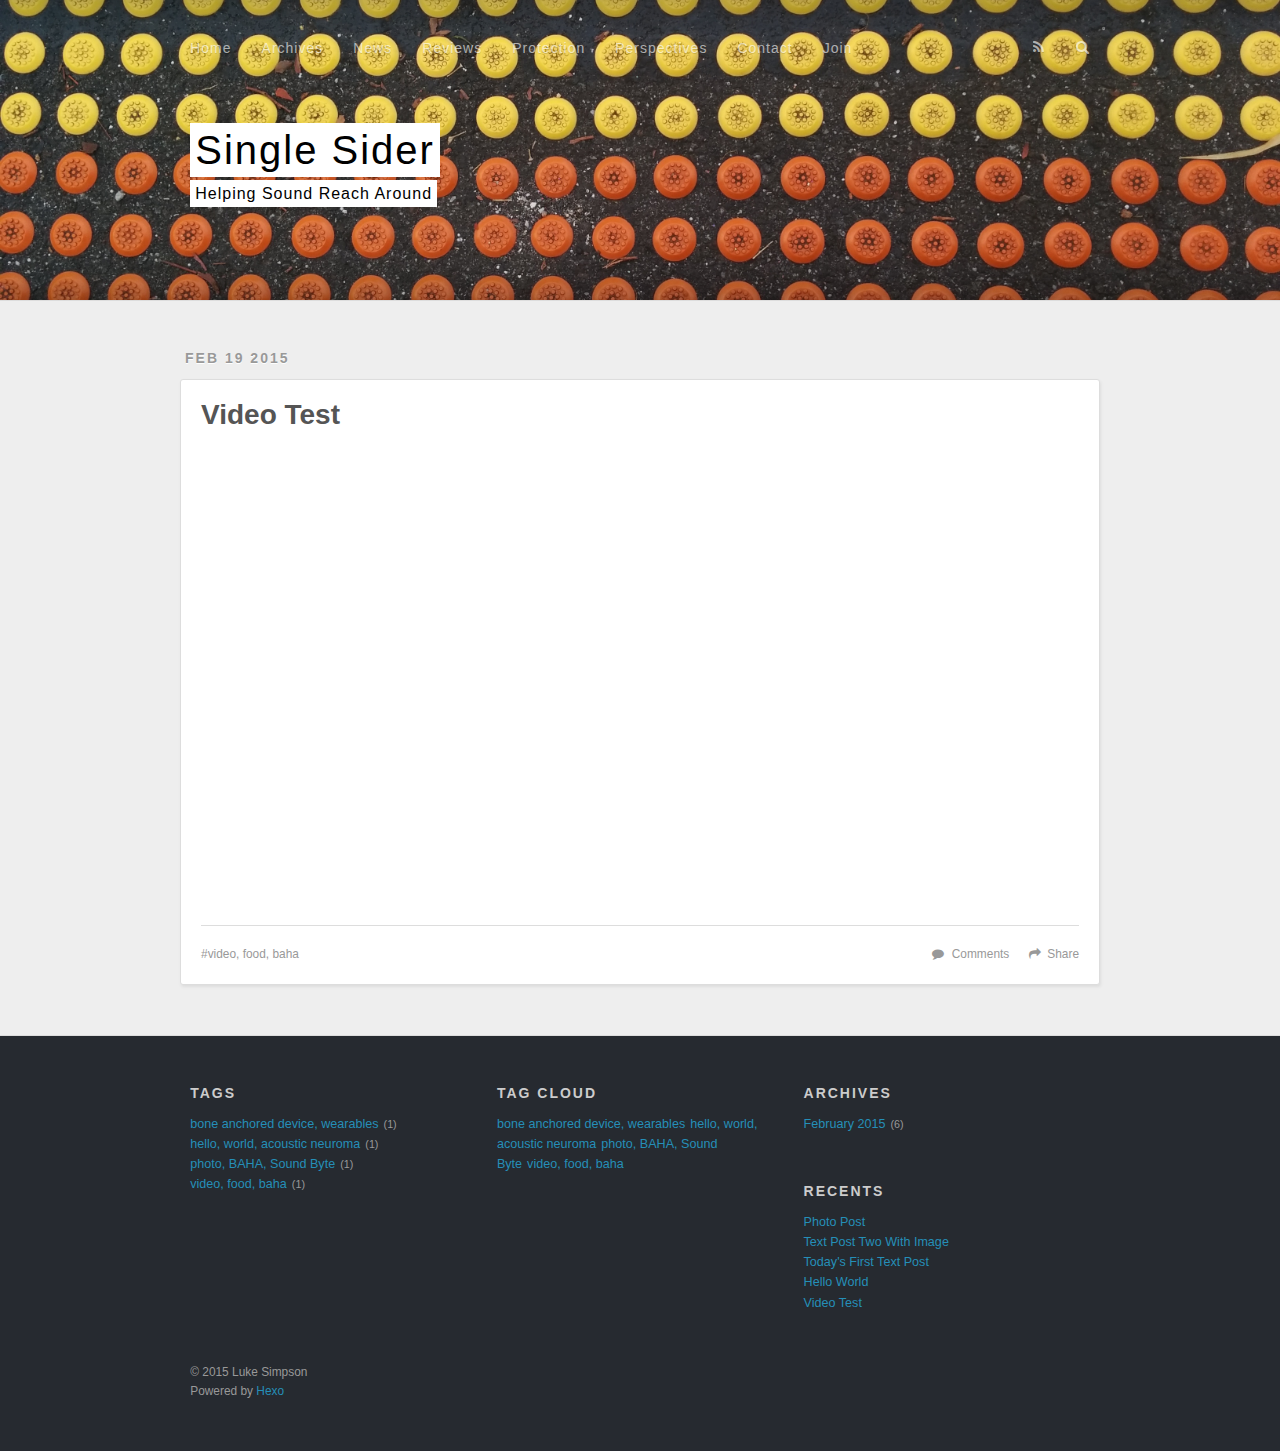
<file: tags/video-food-baha/index.html>
<!DOCTYPE html>
<html>
<head>
  <meta charset="utf-8">
  
  <title>Tag: video, food, baha | Single Sider</title>
  <meta name="viewport" content="width=device-width, initial-scale=1, maximum-scale=1">
  <meta name="description" content="News and resources for those with single-sided deafness">
<meta property="og:type" content="website">
<meta property="og:title" content="Single Sider">
<meta property="og:url" content="thereallukesimpson.github.io/tags/video-food-baha/">
<meta property="og:site_name" content="Single Sider">
<meta property="og:description" content="News and resources for those with single-sided deafness">
<meta name="twitter:card" content="summary">
<meta name="twitter:title" content="Single Sider">
<meta name="twitter:description" content="News and resources for those with single-sided deafness">

  
    <link rel="alternative" href="/atom.xml" title="Single Sider" type="application/atom+xml">
  
  
    <link rel="icon" href="/favicon.png">
  
  <link href="//fonts.googleapis.com/css?family=Source+Code+Pro" rel="stylesheet" type="text/css">
  <link rel="stylesheet" href="/css/style.css" type="text/css">

  

</head>
<body>
  <div id="container">
    <div id="wrap">
      <header id="header">
  <div id="banner"></div>
  <div id="header-outer" class="outer">
    <div id="header-title" class="inner">
      <h1 id="logo-wrap">
        <a href="/" id="logo">Single Sider</a>
      </h1>
      
        <h2 id="subtitle-wrap">
          <a href="/" id="subtitle">Helping Sound Reach Around</a>
        </h2>
      
    </div>
    <div id="header-inner" class="inner">
      <nav id="main-nav">
        <a id="main-nav-toggle" class="nav-icon"></a>
        
          <a class="main-nav-link" href="/">Home</a>
        
          <a class="main-nav-link" href="/archives">Archives</a>
        
          <a class="main-nav-link" href="/">News</a>
        
          <a class="main-nav-link" href="/">Reviews</a>
        
          <a class="main-nav-link" href="/">Protection</a>
        
          <a class="main-nav-link" href="/">Perspectives</a>
        
          <a class="main-nav-link" href="/">Contact</a>
        
          <a class="main-nav-link" href="/">Join</a>
        
      </nav>
      <nav id="sub-nav">
        
          <a id="nav-rss-link" class="nav-icon" href="/atom.xml" title="RSS Feed"></a>
        
        <a id="nav-search-btn" class="nav-icon" title="Search"></a>
      </nav>
      <div id="search-form-wrap">
        <form action="//google.com/search" method="get" accept-charset="UTF-8" class="search-form"><input type="search" name="q" results="0" class="search-form-input" placeholder="Search"><input type="submit" value="&#xF002;" class="search-form-submit"><input type="hidden" name="q" value="site:thereallukesimpson.github.io"></form>
      </div>
    </div>
  </div>
</header>
      <div class="outer">
        <section id="main">
  
    <article id="post-videotest" class="article article-type-post" itemscope itemprop="blogPost">
  <div class="article-meta">
    <a href="/2015/02/19/videotest/" class="article-date">
  <time datetime="2015-02-19T04:30:14.000Z" itemprop="datePublished">Feb 19 2015</time>
</a>
    
  </div>
  <div class="article-inner">
    
    
      <header class="article-header">
        
  
    <h1 itemprop="name">
      <a class="article-title" href="/2015/02/19/videotest/">Video Test</a>
    </h1>
  

      </header>
    
    <div class="article-entry" itemprop="articleBody">
      
        <div class="video-container"><iframe width="420" height="315" src="https://www.youtube.com/embed/7rhu9C2ry7I" frameborder="0" allowfullscreen></iframe></div>



      
    </div>
    <footer class="article-footer">
      <a data-url="thereallukesimpson.github.io/2015/02/19/videotest/" data-id="q52m5f1hhc350952" class="article-share-link">Share</a>
      
        <a href="thereallukesimpson.github.io/2015/02/19/videotest/#disqus_thread" class="article-comment-link">Comments</a>
      
      
  <ul class="article-tag-list"><li class="article-tag-list-item"><a class="article-tag-list-link" href="/tags/video-food-baha/">video, food, baha</a></li></ul>

    </footer>
  </div>
  
</article>


  
  
</section>
        
      </div>
      <footer id="footer">
  
    <aside id="sidebar" class="outer">
  
    
  
    
  <div class="widget-wrap">
    <h3 class="widget-title">Tags</h3>
    <div class="widget">
      <ul class="tag-list"><li class="tag-list-item"><a class="tag-list-link" href="/tags/bone-anchored-device-wearables/">bone anchored device, wearables</a><span class="tag-list-count">1</span></li><li class="tag-list-item"><a class="tag-list-link" href="/tags/hello-world-acoustic-neuroma/">hello, world, acoustic neuroma</a><span class="tag-list-count">1</span></li><li class="tag-list-item"><a class="tag-list-link" href="/tags/photo-BAHA-Sound-Byte/">photo, BAHA, Sound Byte</a><span class="tag-list-count">1</span></li><li class="tag-list-item"><a class="tag-list-link" href="/tags/video-food-baha/">video, food, baha</a><span class="tag-list-count">1</span></li></ul>
    </div>
  </div>

  
    
  <div class="widget-wrap">
    <h3 class="widget-title">Tag Cloud</h3>
    <div class="widget tagcloud">
      <a href="/tags/bone-anchored-device-wearables/" style="font-size: NaNpx;">bone anchored device, wearables</a><a href="/tags/hello-world-acoustic-neuroma/" style="font-size: NaNpx;">hello, world, acoustic neuroma</a><a href="/tags/photo-BAHA-Sound-Byte/" style="font-size: NaNpx;">photo, BAHA, Sound Byte</a><a href="/tags/video-food-baha/" style="font-size: NaNpx;">video, food, baha</a>
    </div>
  </div>

  
    
  <div class="widget-wrap">
    <h3 class="widget-title">Archives</h3>
    <div class="widget">
      <ul class="archive-list"><li class="archive-list-item"><a class="archive-list-link" href="/archives/2015/02/">February 2015</a><span class="archive-list-count">6</span></li></ul>
    </div>
  </div>

  
    
  <div class="widget-wrap">
    <h3 class="widget-title">Recents</h3>
    <div class="widget">
      <ul>
        
          <li>
            <a href="/2015/02/20/photopost/">Photo Post</a>
          </li>
        
          <li>
            <a href="/2015/02/20/textposttwo/">Text Post Two With Image</a>
          </li>
        
          <li>
            <a href="/2015/02/20/textpost/">Today&#39;s First Text Post</a>
          </li>
        
          <li>
            <a href="/2015/02/19/hello-world/">Hello World</a>
          </li>
        
          <li>
            <a href="/2015/02/19/videotest/">Video Test</a>
          </li>
        
      </ul>
    </div>
  </div>

  
</aside>
  
  <div class="outer">
    <div id="footer-info" class="inner">
      &copy; 2015 Luke Simpson<br>
      Powered by <a href="http://hexo.io/" target="_blank">Hexo</a>
    </div>
  </div>
</footer>
    </div>
    <nav id="mobile-nav">
  
    <a href="/" class="mobile-nav-link">Home</a>
  
    <a href="/archives" class="mobile-nav-link">Archives</a>
  
    <a href="/" class="mobile-nav-link">News</a>
  
    <a href="/" class="mobile-nav-link">Reviews</a>
  
    <a href="/" class="mobile-nav-link">Protection</a>
  
    <a href="/" class="mobile-nav-link">Perspectives</a>
  
    <a href="/" class="mobile-nav-link">Contact</a>
  
    <a href="/" class="mobile-nav-link">Join</a>
  
</nav>
    
<script>
  var disqus_shortname = 'thereallukesimpson';
  
  (function(){
    var dsq = document.createElement('script');
    dsq.type = 'text/javascript';
    dsq.async = true;
    dsq.src = '//' + disqus_shortname + '.disqus.com/count.js';
    (document.getElementsByTagName('head')[0] || document.getElementsByTagName('body')[0]).appendChild(dsq);
  })();
</script>


<script src="//ajax.googleapis.com/ajax/libs/jquery/2.0.3/jquery.min.js"></script>


  <link rel="stylesheet" href="/fancybox/jquery.fancybox.css" type="text/css">

  <script src="/fancybox/jquery.fancybox.pack.js" type="text/javascript"></script>



<script src="/js/script.js" type="text/javascript"></script>


  </div>
</body>
</html>
</file>
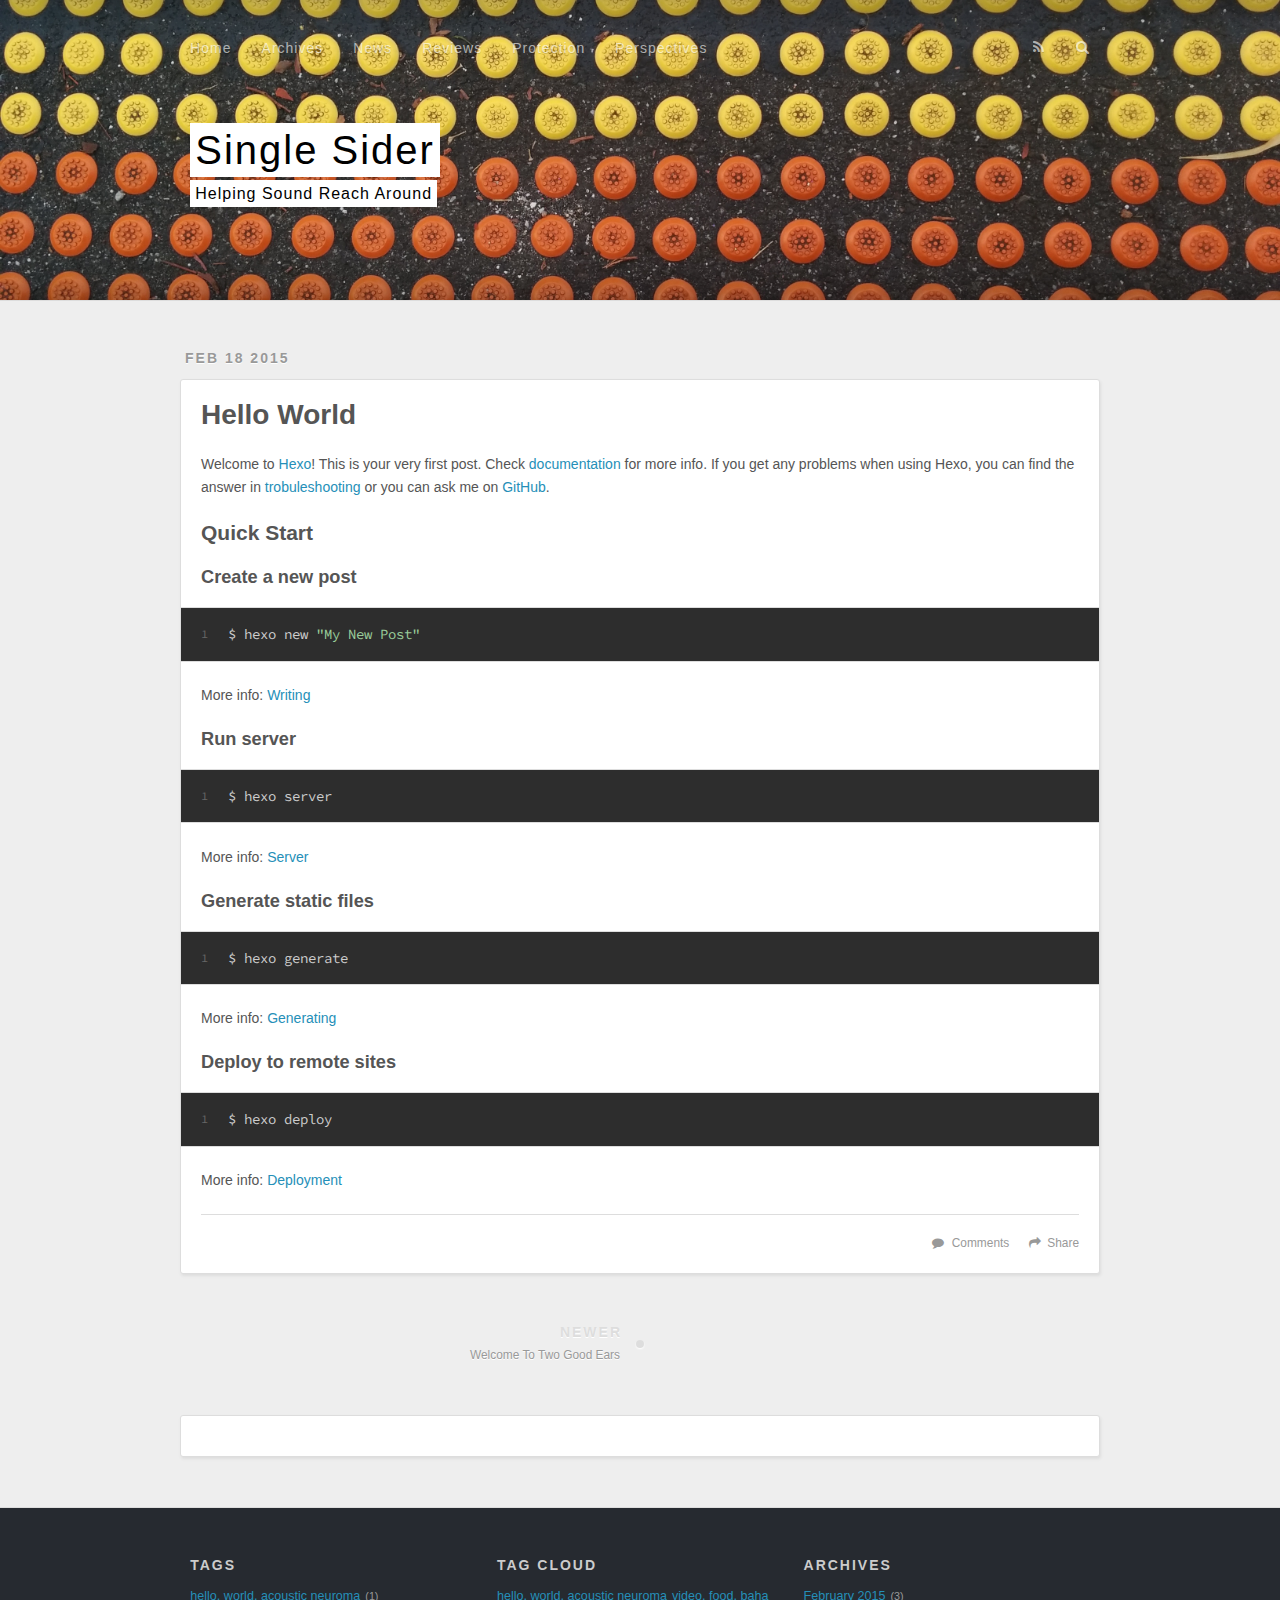
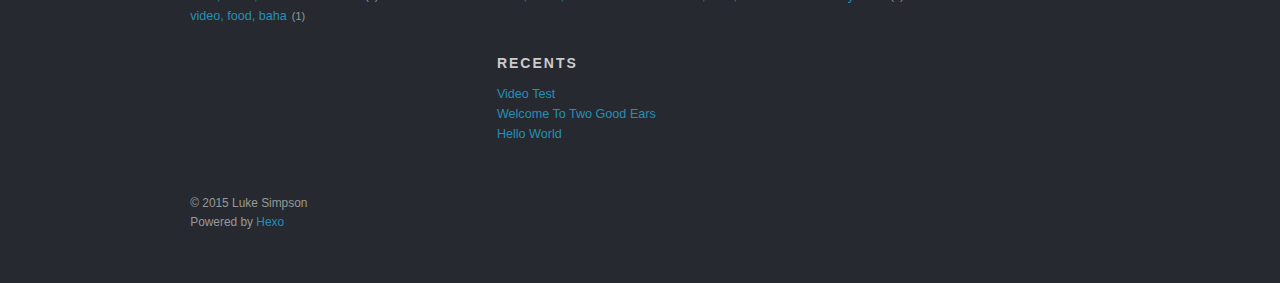
<file: 2015/02/18/hello-world/index.html>
<!DOCTYPE html>
<html>
<head>
  <meta charset="utf-8">
  
  <title>Hello World | Single Sider</title>
  <meta name="viewport" content="width=device-width, initial-scale=1, maximum-scale=1">
  <meta name="description" content="Welcome to Hexo! This is your very first post. Check documentation for more info. If you get any problems when using Hexo, you can find the answer in trobuleshooting or you can ask me on GitHub.
Quick">
<meta property="og:type" content="article">
<meta property="og:title" content="Hello World">
<meta property="og:url" content="localhost:4000/2015/02/18/hello-world/">
<meta property="og:site_name" content="Single Sider">
<meta property="og:description" content="Welcome to Hexo! This is your very first post. Check documentation for more info. If you get any problems when using Hexo, you can find the answer in trobuleshooting or you can ask me on GitHub.
Quick">
<meta name="twitter:card" content="summary">
<meta name="twitter:title" content="Hello World">
<meta name="twitter:description" content="Welcome to Hexo! This is your very first post. Check documentation for more info. If you get any problems when using Hexo, you can find the answer in trobuleshooting or you can ask me on GitHub.
Quick">

  
    <link rel="alternative" href="/atom.xml" title="Single Sider" type="application/atom+xml">
  
  
    <link rel="icon" href="/favicon.png">
  
  <link href="//fonts.googleapis.com/css?family=Source+Code+Pro" rel="stylesheet" type="text/css">
  <link rel="stylesheet" href="/css/style.css" type="text/css">

  

</head>
<body>
  <div id="container">
    <div id="wrap">
      <header id="header">
  <div id="banner"></div>
  <div id="header-outer" class="outer">
    <div id="header-title" class="inner">
      <h1 id="logo-wrap">
        <a href="/" id="logo">Single Sider</a>
      </h1>
      
        <h2 id="subtitle-wrap">
          <a href="/" id="subtitle">Helping Sound Reach Around</a>
        </h2>
      
    </div>
    <div id="header-inner" class="inner">
      <nav id="main-nav">
        <a id="main-nav-toggle" class="nav-icon"></a>
        
          <a class="main-nav-link" href="/">Home</a>
        
          <a class="main-nav-link" href="/archives">Archives</a>
        
          <a class="main-nav-link" href="/">News</a>
        
          <a class="main-nav-link" href="/">Reviews</a>
        
          <a class="main-nav-link" href="/">Protection</a>
        
          <a class="main-nav-link" href="/">Perspectives</a>
        
      </nav>
      <nav id="sub-nav">
        
          <a id="nav-rss-link" class="nav-icon" href="/atom.xml" title="RSS Feed"></a>
        
        <a id="nav-search-btn" class="nav-icon" title="Search"></a>
      </nav>
      <div id="search-form-wrap">
        <form action="//google.com/search" method="get" accept-charset="UTF-8" class="search-form"><input type="search" name="q" results="0" class="search-form-input" placeholder="Search"><input type="submit" value="&#xF002;" class="search-form-submit"><input type="hidden" name="q" value="site:localhost:4000"></form>
      </div>
    </div>
  </div>
</header>
      <div class="outer">
        <section id="main"><article id="post-hello-world" class="article article-type-post" itemscope itemprop="blogPost">
  <div class="article-meta">
    <a href="/2015/02/18/hello-world/" class="article-date">
  <time datetime="2015-02-18T05:51:05.000Z" itemprop="datePublished">Feb 18 2015</time>
</a>
    
  </div>
  <div class="article-inner">
    
    
      <header class="article-header">
        
  
    <h1 class="article-title" itemprop="name">
      Hello World
    </h1>
  

      </header>
    
    <div class="article-entry" itemprop="articleBody">
      
        <p>Welcome to <a href="http://hexo.io/" target="_blank" rel="external">Hexo</a>! This is your very first post. Check <a href="http://hexo.io/docs/" target="_blank" rel="external">documentation</a> for more info. If you get any problems when using Hexo, you can find the answer in <a href="http://hexo.io/docs/troubleshooting.html" target="_blank" rel="external">trobuleshooting</a> or you can ask me on <a href="https://github.com/hexojs/hexo/issues" target="_blank" rel="external">GitHub</a>.</p>
<h2 id="Quick_Start">Quick Start</h2>
<h3 id="Create_a_new_post">Create a new post</h3>
<figure class="highlight bash"><table><tr><td class="gutter"><pre><div class="line">1</div></pre></td><td class="code"><pre><div class="line">$ hexo new <span class="string">"My New Post"</span></div></pre></td></tr></table></figure>

<p>More info: <a href="http://hexo.io/docs/writing.html" target="_blank" rel="external">Writing</a></p>
<h3 id="Run_server">Run server</h3>
<figure class="highlight bash"><table><tr><td class="gutter"><pre><div class="line">1</div></pre></td><td class="code"><pre><div class="line">$ hexo server</div></pre></td></tr></table></figure>

<p>More info: <a href="http://hexo.io/docs/server.html" target="_blank" rel="external">Server</a></p>
<h3 id="Generate_static_files">Generate static files</h3>
<figure class="highlight bash"><table><tr><td class="gutter"><pre><div class="line">1</div></pre></td><td class="code"><pre><div class="line">$ hexo generate</div></pre></td></tr></table></figure>

<p>More info: <a href="http://hexo.io/docs/generating.html" target="_blank" rel="external">Generating</a></p>
<h3 id="Deploy_to_remote_sites">Deploy to remote sites</h3>
<figure class="highlight bash"><table><tr><td class="gutter"><pre><div class="line">1</div></pre></td><td class="code"><pre><div class="line">$ hexo deploy</div></pre></td></tr></table></figure>

<p>More info: <a href="http://hexo.io/docs/deployment.html" target="_blank" rel="external">Deployment</a></p>

      
    </div>
    <footer class="article-footer">
      <a data-url="localhost:4000/2015/02/18/hello-world/" data-id="5fylii3mrmg0v5pi" class="article-share-link">Share</a>
      
        <a href="localhost:4000/2015/02/18/hello-world/#disqus_thread" class="article-comment-link">Comments</a>
      
      
    </footer>
  </div>
  
    
<nav id="article-nav">
  
    <a href="/2015/02/19/helloworld/" id="article-nav-newer" class="article-nav-link-wrap">
      <strong class="article-nav-caption">Newer</strong>
      <div class="article-nav-title">
        
          Welcome To Two Good Ears
        
      </div>
    </a>
  
  
</nav>

  
</article>


<section id="comments">
  <div id="disqus_thread">
    <noscript>Please enable JavaScript to view the <a href="//disqus.com/?ref_noscript">comments powered by Disqus.</a></noscript>
  </div>
</section>
</section>
        
      </div>
      <footer id="footer">
  
    <aside id="sidebar" class="outer">
  
    
  
    
  <div class="widget-wrap">
    <h3 class="widget-title">Tags</h3>
    <div class="widget">
      <ul class="tag-list"><li class="tag-list-item"><a class="tag-list-link" href="/tags/hello-world-acoustic-neuroma/">hello, world, acoustic neuroma</a><span class="tag-list-count">1</span></li><li class="tag-list-item"><a class="tag-list-link" href="/tags/video-food-baha/">video, food, baha</a><span class="tag-list-count">1</span></li></ul>
    </div>
  </div>

  
    
  <div class="widget-wrap">
    <h3 class="widget-title">Tag Cloud</h3>
    <div class="widget tagcloud">
      <a href="/tags/hello-world-acoustic-neuroma/" style="font-size: NaNpx;">hello, world, acoustic neuroma</a><a href="/tags/video-food-baha/" style="font-size: NaNpx;">video, food, baha</a>
    </div>
  </div>

  
    
  <div class="widget-wrap">
    <h3 class="widget-title">Archives</h3>
    <div class="widget">
      <ul class="archive-list"><li class="archive-list-item"><a class="archive-list-link" href="/archives/2015/02/">February 2015</a><span class="archive-list-count">3</span></li></ul>
    </div>
  </div>

  
    
  <div class="widget-wrap">
    <h3 class="widget-title">Recents</h3>
    <div class="widget">
      <ul>
        
          <li>
            <a href="/2015/02/19/videotest/">Video Test</a>
          </li>
        
          <li>
            <a href="/2015/02/19/helloworld/">Welcome To Two Good Ears</a>
          </li>
        
          <li>
            <a href="/2015/02/18/hello-world/">Hello World</a>
          </li>
        
      </ul>
    </div>
  </div>

  
</aside>
  
  <div class="outer">
    <div id="footer-info" class="inner">
      &copy; 2015 Luke Simpson<br>
      Powered by <a href="http://hexo.io/" target="_blank">Hexo</a>
    </div>
  </div>
</footer>
    </div>
    <nav id="mobile-nav">
  
    <a href="/" class="mobile-nav-link">Home</a>
  
    <a href="/archives" class="mobile-nav-link">Archives</a>
  
    <a href="/" class="mobile-nav-link">News</a>
  
    <a href="/" class="mobile-nav-link">Reviews</a>
  
    <a href="/" class="mobile-nav-link">Protection</a>
  
    <a href="/" class="mobile-nav-link">Perspectives</a>
  
</nav>
    
<script>
  var disqus_shortname = 'singleside';
  
  var disqus_url = 'localhost:4000/2015/02/18/hello-world/';
  
  (function(){
    var dsq = document.createElement('script');
    dsq.type = 'text/javascript';
    dsq.async = true;
    dsq.src = '//' + disqus_shortname + '.disqus.com/embed.js';
    (document.getElementsByTagName('head')[0] || document.getElementsByTagName('body')[0]).appendChild(dsq);
  })();
</script>


<script src="//ajax.googleapis.com/ajax/libs/jquery/2.0.3/jquery.min.js"></script>


  <link rel="stylesheet" href="/fancybox/jquery.fancybox.css" type="text/css">

  <script src="/fancybox/jquery.fancybox.pack.js" type="text/javascript"></script>



<script src="/js/script.js" type="text/javascript"></script>


  </div>
</body>
</html>
</file>
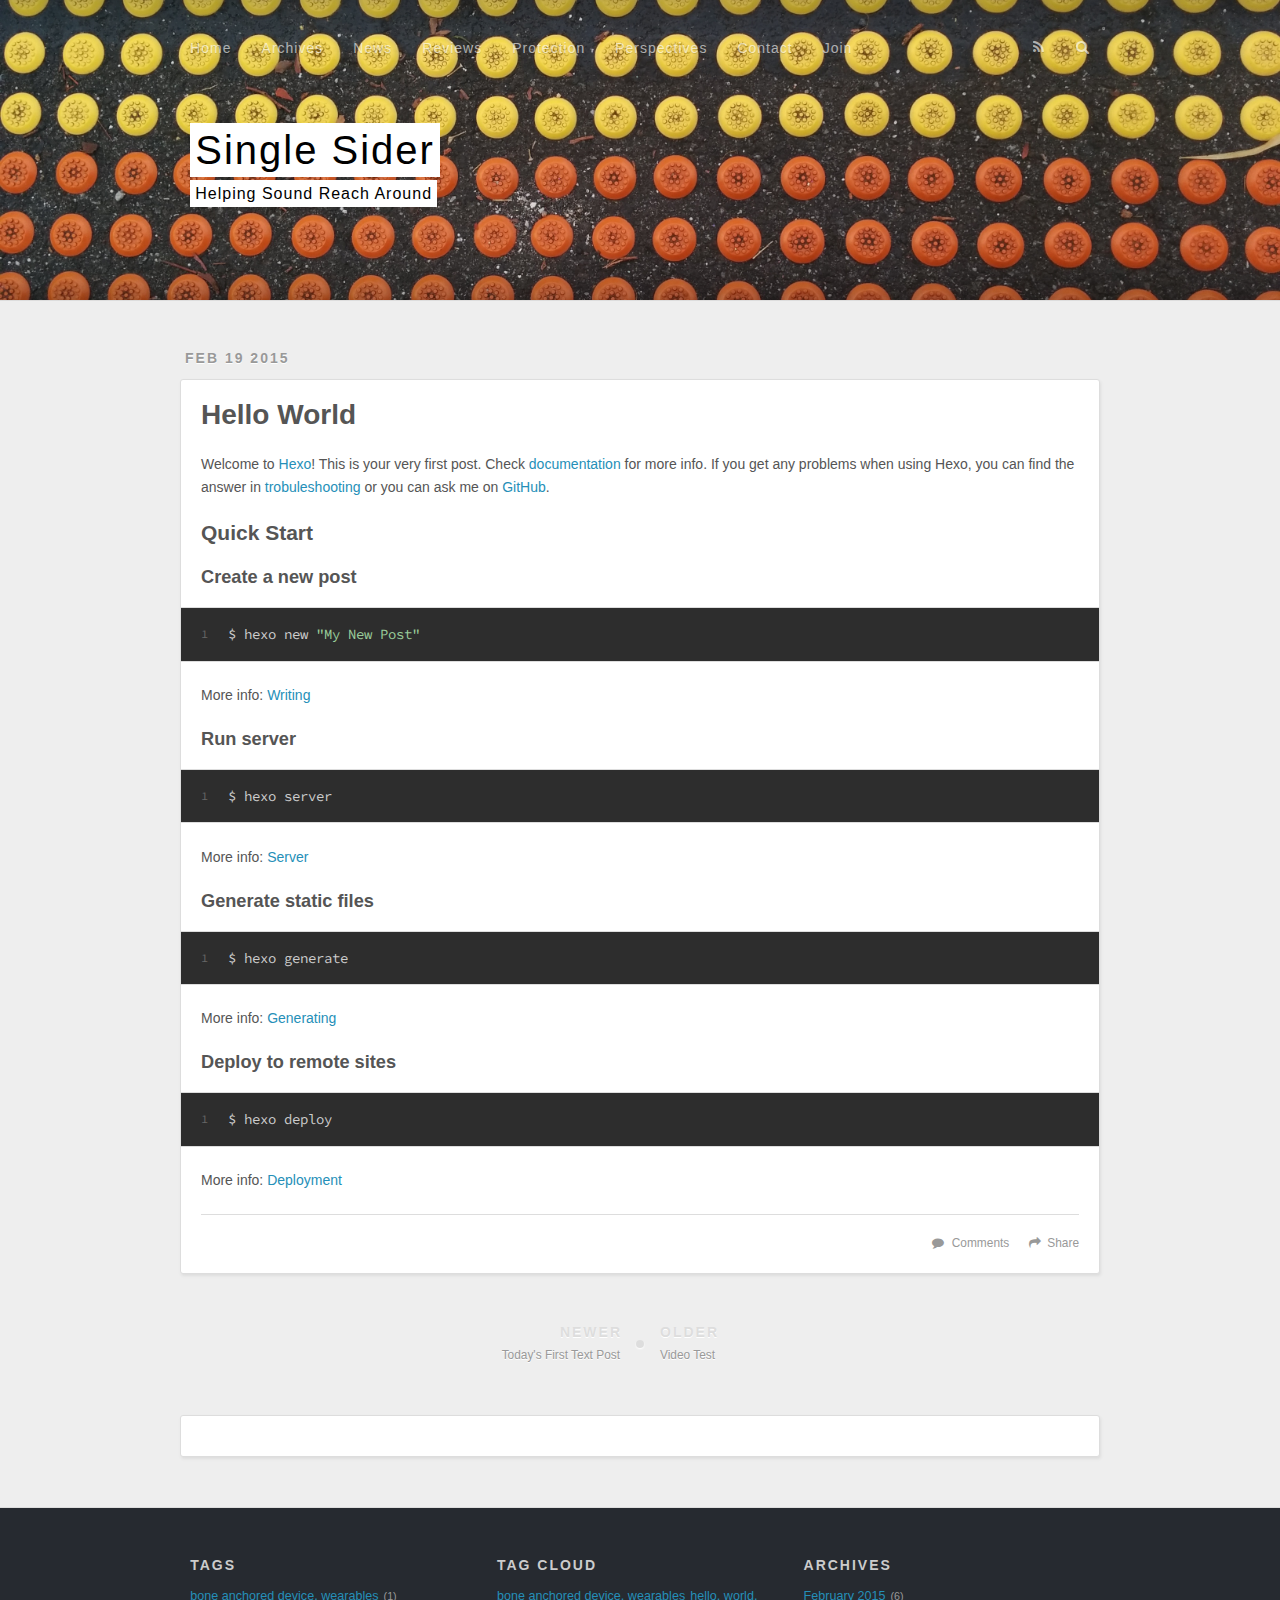
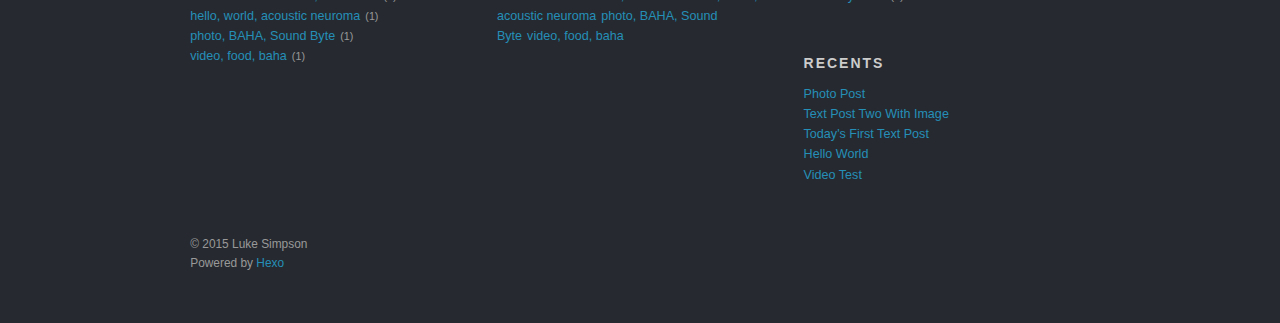
<file: 2015/02/19/hello-world/index.html>
<!DOCTYPE html>
<html>
<head>
  <meta charset="utf-8">
  
  <title>Hello World | Single Sider</title>
  <meta name="viewport" content="width=device-width, initial-scale=1, maximum-scale=1">
  <meta name="description" content="Welcome to Hexo! This is your very first post. Check documentation for more info. If you get any problems when using Hexo, you can find the answer in trobuleshooting or you can ask me on GitHub.
Quick">
<meta property="og:type" content="article">
<meta property="og:title" content="Hello World">
<meta property="og:url" content="thereallukesimpson.github.io/2015/02/19/hello-world/">
<meta property="og:site_name" content="Single Sider">
<meta property="og:description" content="Welcome to Hexo! This is your very first post. Check documentation for more info. If you get any problems when using Hexo, you can find the answer in trobuleshooting or you can ask me on GitHub.
Quick">
<meta name="twitter:card" content="summary">
<meta name="twitter:title" content="Hello World">
<meta name="twitter:description" content="Welcome to Hexo! This is your very first post. Check documentation for more info. If you get any problems when using Hexo, you can find the answer in trobuleshooting or you can ask me on GitHub.
Quick">

  
    <link rel="alternative" href="/atom.xml" title="Single Sider" type="application/atom+xml">
  
  
    <link rel="icon" href="/favicon.png">
  
  <link href="//fonts.googleapis.com/css?family=Source+Code+Pro" rel="stylesheet" type="text/css">
  <link rel="stylesheet" href="/css/style.css" type="text/css">

  

</head>
<body>
  <div id="container">
    <div id="wrap">
      <header id="header">
  <div id="banner"></div>
  <div id="header-outer" class="outer">
    <div id="header-title" class="inner">
      <h1 id="logo-wrap">
        <a href="/" id="logo">Single Sider</a>
      </h1>
      
        <h2 id="subtitle-wrap">
          <a href="/" id="subtitle">Helping Sound Reach Around</a>
        </h2>
      
    </div>
    <div id="header-inner" class="inner">
      <nav id="main-nav">
        <a id="main-nav-toggle" class="nav-icon"></a>
        
          <a class="main-nav-link" href="/">Home</a>
        
          <a class="main-nav-link" href="/archives">Archives</a>
        
          <a class="main-nav-link" href="/">News</a>
        
          <a class="main-nav-link" href="/">Reviews</a>
        
          <a class="main-nav-link" href="/">Protection</a>
        
          <a class="main-nav-link" href="/">Perspectives</a>
        
          <a class="main-nav-link" href="/">Contact</a>
        
          <a class="main-nav-link" href="/">Join</a>
        
      </nav>
      <nav id="sub-nav">
        
          <a id="nav-rss-link" class="nav-icon" href="/atom.xml" title="RSS Feed"></a>
        
        <a id="nav-search-btn" class="nav-icon" title="Search"></a>
      </nav>
      <div id="search-form-wrap">
        <form action="//google.com/search" method="get" accept-charset="UTF-8" class="search-form"><input type="search" name="q" results="0" class="search-form-input" placeholder="Search"><input type="submit" value="&#xF002;" class="search-form-submit"><input type="hidden" name="q" value="site:thereallukesimpson.github.io"></form>
      </div>
    </div>
  </div>
</header>
      <div class="outer">
        <section id="main"><article id="post-hello-world" class="article article-type-post" itemscope itemprop="blogPost">
  <div class="article-meta">
    <a href="/2015/02/19/hello-world/" class="article-date">
  <time datetime="2015-02-19T04:31:06.000Z" itemprop="datePublished">Feb 19 2015</time>
</a>
    
  </div>
  <div class="article-inner">
    
    
      <header class="article-header">
        
  
    <h1 class="article-title" itemprop="name">
      Hello World
    </h1>
  

      </header>
    
    <div class="article-entry" itemprop="articleBody">
      
        <p>Welcome to <a href="http://hexo.io/" target="_blank" rel="external">Hexo</a>! This is your very first post. Check <a href="http://hexo.io/docs/" target="_blank" rel="external">documentation</a> for more info. If you get any problems when using Hexo, you can find the answer in <a href="http://hexo.io/docs/troubleshooting.html" target="_blank" rel="external">trobuleshooting</a> or you can ask me on <a href="https://github.com/hexojs/hexo/issues" target="_blank" rel="external">GitHub</a>.</p>
<h2 id="Quick_Start">Quick Start</h2>
<h3 id="Create_a_new_post">Create a new post</h3>
<figure class="highlight bash"><table><tr><td class="gutter"><pre><div class="line">1</div></pre></td><td class="code"><pre><div class="line">$ hexo new <span class="string">"My New Post"</span></div></pre></td></tr></table></figure>

<p>More info: <a href="http://hexo.io/docs/writing.html" target="_blank" rel="external">Writing</a></p>
<h3 id="Run_server">Run server</h3>
<figure class="highlight bash"><table><tr><td class="gutter"><pre><div class="line">1</div></pre></td><td class="code"><pre><div class="line">$ hexo server</div></pre></td></tr></table></figure>

<p>More info: <a href="http://hexo.io/docs/server.html" target="_blank" rel="external">Server</a></p>
<h3 id="Generate_static_files">Generate static files</h3>
<figure class="highlight bash"><table><tr><td class="gutter"><pre><div class="line">1</div></pre></td><td class="code"><pre><div class="line">$ hexo generate</div></pre></td></tr></table></figure>

<p>More info: <a href="http://hexo.io/docs/generating.html" target="_blank" rel="external">Generating</a></p>
<h3 id="Deploy_to_remote_sites">Deploy to remote sites</h3>
<figure class="highlight bash"><table><tr><td class="gutter"><pre><div class="line">1</div></pre></td><td class="code"><pre><div class="line">$ hexo deploy</div></pre></td></tr></table></figure>

<p>More info: <a href="http://hexo.io/docs/deployment.html" target="_blank" rel="external">Deployment</a></p>

      
    </div>
    <footer class="article-footer">
      <a data-url="thereallukesimpson.github.io/2015/02/19/hello-world/" data-id="mrm048xjtt03tqg9" class="article-share-link">Share</a>
      
        <a href="thereallukesimpson.github.io/2015/02/19/hello-world/#disqus_thread" class="article-comment-link">Comments</a>
      
      
    </footer>
  </div>
  
    
<nav id="article-nav">
  
    <a href="/2015/02/20/textpost/" id="article-nav-newer" class="article-nav-link-wrap">
      <strong class="article-nav-caption">Newer</strong>
      <div class="article-nav-title">
        
          Today&#39;s First Text Post
        
      </div>
    </a>
  
  
    <a href="/2015/02/19/videotest/" id="article-nav-older" class="article-nav-link-wrap">
      <strong class="article-nav-caption">Older</strong>
      <div class="article-nav-title">Video Test</div>
    </a>
  
</nav>

  
</article>


<section id="comments">
  <div id="disqus_thread">
    <noscript>Please enable JavaScript to view the <a href="//disqus.com/?ref_noscript">comments powered by Disqus.</a></noscript>
  </div>
</section>
</section>
        
      </div>
      <footer id="footer">
  
    <aside id="sidebar" class="outer">
  
    
  
    
  <div class="widget-wrap">
    <h3 class="widget-title">Tags</h3>
    <div class="widget">
      <ul class="tag-list"><li class="tag-list-item"><a class="tag-list-link" href="/tags/bone-anchored-device-wearables/">bone anchored device, wearables</a><span class="tag-list-count">1</span></li><li class="tag-list-item"><a class="tag-list-link" href="/tags/hello-world-acoustic-neuroma/">hello, world, acoustic neuroma</a><span class="tag-list-count">1</span></li><li class="tag-list-item"><a class="tag-list-link" href="/tags/photo-BAHA-Sound-Byte/">photo, BAHA, Sound Byte</a><span class="tag-list-count">1</span></li><li class="tag-list-item"><a class="tag-list-link" href="/tags/video-food-baha/">video, food, baha</a><span class="tag-list-count">1</span></li></ul>
    </div>
  </div>

  
    
  <div class="widget-wrap">
    <h3 class="widget-title">Tag Cloud</h3>
    <div class="widget tagcloud">
      <a href="/tags/bone-anchored-device-wearables/" style="font-size: NaNpx;">bone anchored device, wearables</a><a href="/tags/hello-world-acoustic-neuroma/" style="font-size: NaNpx;">hello, world, acoustic neuroma</a><a href="/tags/photo-BAHA-Sound-Byte/" style="font-size: NaNpx;">photo, BAHA, Sound Byte</a><a href="/tags/video-food-baha/" style="font-size: NaNpx;">video, food, baha</a>
    </div>
  </div>

  
    
  <div class="widget-wrap">
    <h3 class="widget-title">Archives</h3>
    <div class="widget">
      <ul class="archive-list"><li class="archive-list-item"><a class="archive-list-link" href="/archives/2015/02/">February 2015</a><span class="archive-list-count">6</span></li></ul>
    </div>
  </div>

  
    
  <div class="widget-wrap">
    <h3 class="widget-title">Recents</h3>
    <div class="widget">
      <ul>
        
          <li>
            <a href="/2015/02/20/photopost/">Photo Post</a>
          </li>
        
          <li>
            <a href="/2015/02/20/textposttwo/">Text Post Two With Image</a>
          </li>
        
          <li>
            <a href="/2015/02/20/textpost/">Today&#39;s First Text Post</a>
          </li>
        
          <li>
            <a href="/2015/02/19/hello-world/">Hello World</a>
          </li>
        
          <li>
            <a href="/2015/02/19/videotest/">Video Test</a>
          </li>
        
      </ul>
    </div>
  </div>

  
</aside>
  
  <div class="outer">
    <div id="footer-info" class="inner">
      &copy; 2015 Luke Simpson<br>
      Powered by <a href="http://hexo.io/" target="_blank">Hexo</a>
    </div>
  </div>
</footer>
    </div>
    <nav id="mobile-nav">
  
    <a href="/" class="mobile-nav-link">Home</a>
  
    <a href="/archives" class="mobile-nav-link">Archives</a>
  
    <a href="/" class="mobile-nav-link">News</a>
  
    <a href="/" class="mobile-nav-link">Reviews</a>
  
    <a href="/" class="mobile-nav-link">Protection</a>
  
    <a href="/" class="mobile-nav-link">Perspectives</a>
  
    <a href="/" class="mobile-nav-link">Contact</a>
  
    <a href="/" class="mobile-nav-link">Join</a>
  
</nav>
    
<script>
  var disqus_shortname = 'thereallukesimpson';
  
  var disqus_url = 'thereallukesimpson.github.io/2015/02/19/hello-world/';
  
  (function(){
    var dsq = document.createElement('script');
    dsq.type = 'text/javascript';
    dsq.async = true;
    dsq.src = '//' + disqus_shortname + '.disqus.com/embed.js';
    (document.getElementsByTagName('head')[0] || document.getElementsByTagName('body')[0]).appendChild(dsq);
  })();
</script>


<script src="//ajax.googleapis.com/ajax/libs/jquery/2.0.3/jquery.min.js"></script>


  <link rel="stylesheet" href="/fancybox/jquery.fancybox.css" type="text/css">

  <script src="/fancybox/jquery.fancybox.pack.js" type="text/javascript"></script>



<script src="/js/script.js" type="text/javascript"></script>


  </div>
</body>
</html>
</file>
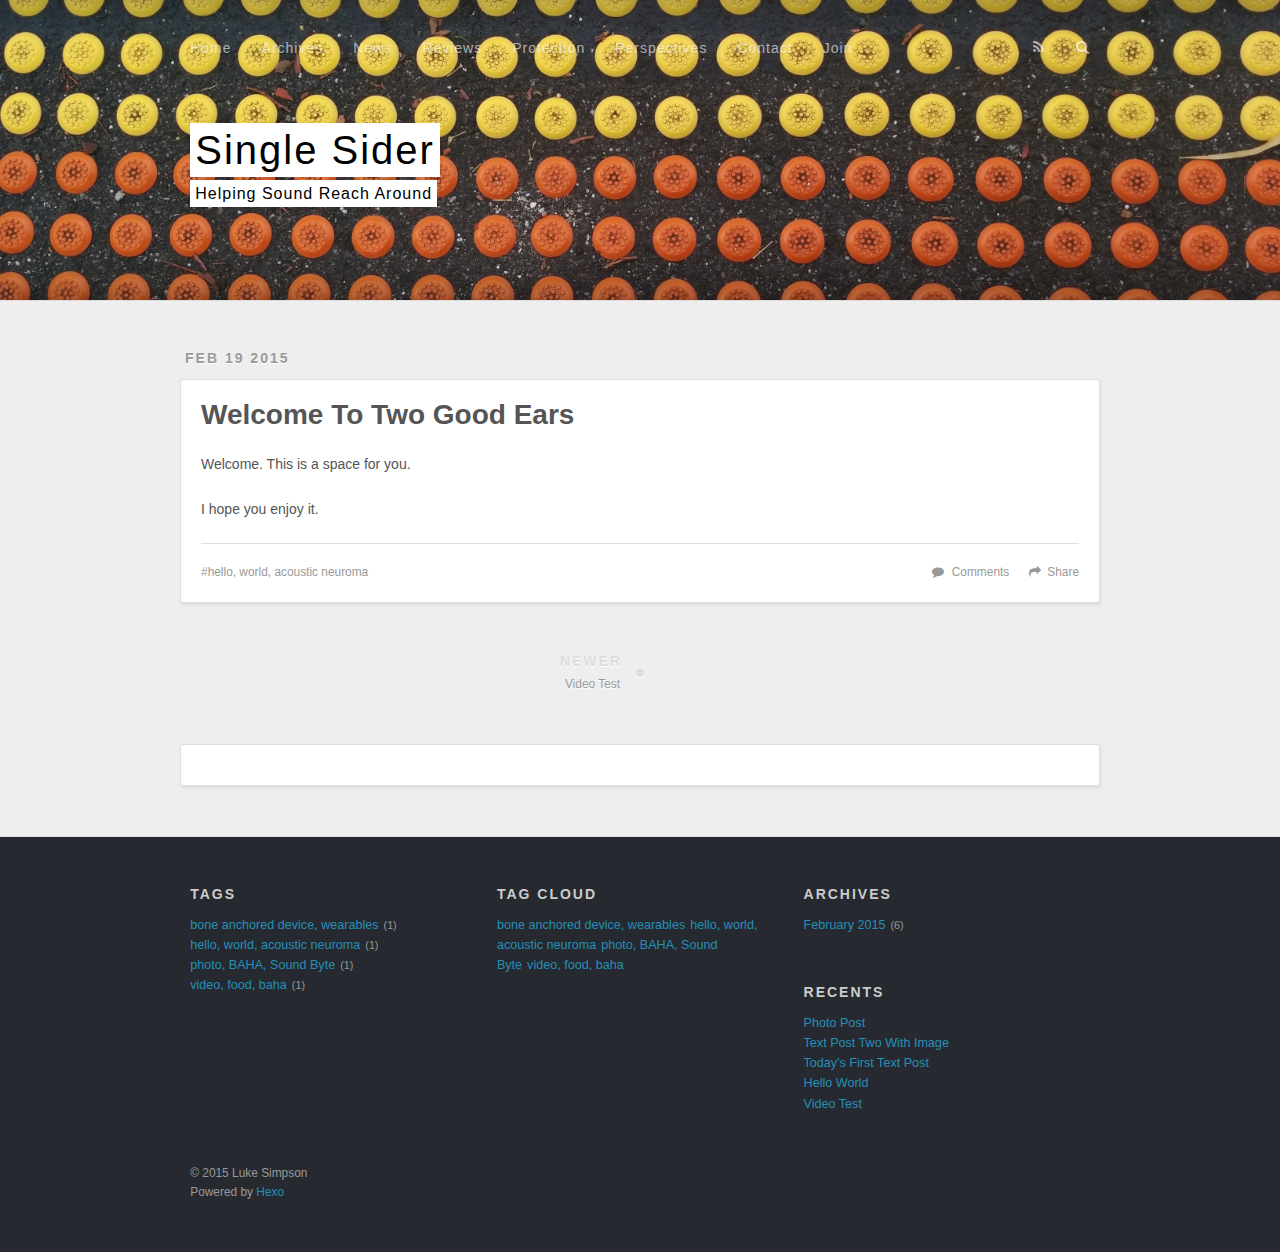
<file: 2015/02/19/helloworld/index.html>
<!DOCTYPE html>
<html>
<head>
  <meta charset="utf-8">
  
  <title>Welcome To Two Good Ears | Single Sider</title>
  <meta name="viewport" content="width=device-width, initial-scale=1, maximum-scale=1">
  <meta name="description" content="Welcome. This is a space for you.
I hope you enjoy it.">
<meta property="og:type" content="article">
<meta property="og:title" content="Welcome To Two Good Ears">
<meta property="og:url" content="thereallukesimpson.github.io/2015/02/19/helloworld/">
<meta property="og:site_name" content="Single Sider">
<meta property="og:description" content="Welcome. This is a space for you.
I hope you enjoy it.">
<meta name="twitter:card" content="summary">
<meta name="twitter:title" content="Welcome To Two Good Ears">
<meta name="twitter:description" content="Welcome. This is a space for you.
I hope you enjoy it.">

  
    <link rel="alternative" href="/atom.xml" title="Single Sider" type="application/atom+xml">
  
  
    <link rel="icon" href="/favicon.png">
  
  <link href="//fonts.googleapis.com/css?family=Source+Code+Pro" rel="stylesheet" type="text/css">
  <link rel="stylesheet" href="/css/style.css" type="text/css">

  

</head>
<body>
  <div id="container">
    <div id="wrap">
      <header id="header">
  <div id="banner"></div>
  <div id="header-outer" class="outer">
    <div id="header-title" class="inner">
      <h1 id="logo-wrap">
        <a href="/" id="logo">Single Sider</a>
      </h1>
      
        <h2 id="subtitle-wrap">
          <a href="/" id="subtitle">Helping Sound Reach Around</a>
        </h2>
      
    </div>
    <div id="header-inner" class="inner">
      <nav id="main-nav">
        <a id="main-nav-toggle" class="nav-icon"></a>
        
          <a class="main-nav-link" href="/">Home</a>
        
          <a class="main-nav-link" href="/archives">Archives</a>
        
          <a class="main-nav-link" href="/">News</a>
        
          <a class="main-nav-link" href="/">Reviews</a>
        
          <a class="main-nav-link" href="/">Protection</a>
        
          <a class="main-nav-link" href="/">Perspectives</a>
        
          <a class="main-nav-link" href="/">Contact</a>
        
          <a class="main-nav-link" href="/">Join</a>
        
      </nav>
      <nav id="sub-nav">
        
          <a id="nav-rss-link" class="nav-icon" href="/atom.xml" title="RSS Feed"></a>
        
        <a id="nav-search-btn" class="nav-icon" title="Search"></a>
      </nav>
      <div id="search-form-wrap">
        <form action="//google.com/search" method="get" accept-charset="UTF-8" class="search-form"><input type="search" name="q" results="0" class="search-form-input" placeholder="Search"><input type="submit" value="&#xF002;" class="search-form-submit"><input type="hidden" name="q" value="site:thereallukesimpson.github.io"></form>
      </div>
    </div>
  </div>
</header>
      <div class="outer">
        <section id="main"><article id="post-helloworld" class="article article-type-post" itemscope itemprop="blogPost">
  <div class="article-meta">
    <a href="/2015/02/19/helloworld/" class="article-date">
  <time datetime="2015-02-19T00:06:34.000Z" itemprop="datePublished">Feb 19 2015</time>
</a>
    
  </div>
  <div class="article-inner">
    
    
      <header class="article-header">
        
  
    <h1 class="article-title" itemprop="name">
      Welcome To Two Good Ears
    </h1>
  

      </header>
    
    <div class="article-entry" itemprop="articleBody">
      
        <p>Welcome. This is a space for you.</p>
<p>I hope you enjoy it.</p>

      
    </div>
    <footer class="article-footer">
      <a data-url="thereallukesimpson.github.io/2015/02/19/helloworld/" data-id="02z6icnaus7m1vz7" class="article-share-link">Share</a>
      
        <a href="thereallukesimpson.github.io/2015/02/19/helloworld/#disqus_thread" class="article-comment-link">Comments</a>
      
      
  <ul class="article-tag-list"><li class="article-tag-list-item"><a class="article-tag-list-link" href="/tags/hello-world-acoustic-neuroma/">hello, world, acoustic neuroma</a></li></ul>

    </footer>
  </div>
  
    
<nav id="article-nav">
  
    <a href="/2015/02/19/videotest/" id="article-nav-newer" class="article-nav-link-wrap">
      <strong class="article-nav-caption">Newer</strong>
      <div class="article-nav-title">
        
          Video Test
        
      </div>
    </a>
  
  
</nav>

  
</article>


<section id="comments">
  <div id="disqus_thread">
    <noscript>Please enable JavaScript to view the <a href="//disqus.com/?ref_noscript">comments powered by Disqus.</a></noscript>
  </div>
</section>
</section>
        
      </div>
      <footer id="footer">
  
    <aside id="sidebar" class="outer">
  
    
  
    
  <div class="widget-wrap">
    <h3 class="widget-title">Tags</h3>
    <div class="widget">
      <ul class="tag-list"><li class="tag-list-item"><a class="tag-list-link" href="/tags/bone-anchored-device-wearables/">bone anchored device, wearables</a><span class="tag-list-count">1</span></li><li class="tag-list-item"><a class="tag-list-link" href="/tags/hello-world-acoustic-neuroma/">hello, world, acoustic neuroma</a><span class="tag-list-count">1</span></li><li class="tag-list-item"><a class="tag-list-link" href="/tags/photo-BAHA-Sound-Byte/">photo, BAHA, Sound Byte</a><span class="tag-list-count">1</span></li><li class="tag-list-item"><a class="tag-list-link" href="/tags/video-food-baha/">video, food, baha</a><span class="tag-list-count">1</span></li></ul>
    </div>
  </div>

  
    
  <div class="widget-wrap">
    <h3 class="widget-title">Tag Cloud</h3>
    <div class="widget tagcloud">
      <a href="/tags/bone-anchored-device-wearables/" style="font-size: NaNpx;">bone anchored device, wearables</a><a href="/tags/hello-world-acoustic-neuroma/" style="font-size: NaNpx;">hello, world, acoustic neuroma</a><a href="/tags/photo-BAHA-Sound-Byte/" style="font-size: NaNpx;">photo, BAHA, Sound Byte</a><a href="/tags/video-food-baha/" style="font-size: NaNpx;">video, food, baha</a>
    </div>
  </div>

  
    
  <div class="widget-wrap">
    <h3 class="widget-title">Archives</h3>
    <div class="widget">
      <ul class="archive-list"><li class="archive-list-item"><a class="archive-list-link" href="/archives/2015/02/">February 2015</a><span class="archive-list-count">6</span></li></ul>
    </div>
  </div>

  
    
  <div class="widget-wrap">
    <h3 class="widget-title">Recents</h3>
    <div class="widget">
      <ul>
        
          <li>
            <a href="/2015/02/20/photopost/">Photo Post</a>
          </li>
        
          <li>
            <a href="/2015/02/20/textposttwo/">Text Post Two With Image</a>
          </li>
        
          <li>
            <a href="/2015/02/20/textpost/">Today&#39;s First Text Post</a>
          </li>
        
          <li>
            <a href="/2015/02/19/hello-world/">Hello World</a>
          </li>
        
          <li>
            <a href="/2015/02/19/videotest/">Video Test</a>
          </li>
        
      </ul>
    </div>
  </div>

  
</aside>
  
  <div class="outer">
    <div id="footer-info" class="inner">
      &copy; 2015 Luke Simpson<br>
      Powered by <a href="http://hexo.io/" target="_blank">Hexo</a>
    </div>
  </div>
</footer>
    </div>
    <nav id="mobile-nav">
  
    <a href="/" class="mobile-nav-link">Home</a>
  
    <a href="/archives" class="mobile-nav-link">Archives</a>
  
    <a href="/" class="mobile-nav-link">News</a>
  
    <a href="/" class="mobile-nav-link">Reviews</a>
  
    <a href="/" class="mobile-nav-link">Protection</a>
  
    <a href="/" class="mobile-nav-link">Perspectives</a>
  
    <a href="/" class="mobile-nav-link">Contact</a>
  
    <a href="/" class="mobile-nav-link">Join</a>
  
</nav>
    
<script>
  var disqus_shortname = 'thereallukesimpson';
  
  var disqus_url = 'thereallukesimpson.github.io/2015/02/19/helloworld/';
  
  (function(){
    var dsq = document.createElement('script');
    dsq.type = 'text/javascript';
    dsq.async = true;
    dsq.src = '//' + disqus_shortname + '.disqus.com/embed.js';
    (document.getElementsByTagName('head')[0] || document.getElementsByTagName('body')[0]).appendChild(dsq);
  })();
</script>


<script src="//ajax.googleapis.com/ajax/libs/jquery/2.0.3/jquery.min.js"></script>


  <link rel="stylesheet" href="/fancybox/jquery.fancybox.css" type="text/css">

  <script src="/fancybox/jquery.fancybox.pack.js" type="text/javascript"></script>



<script src="/js/script.js" type="text/javascript"></script>


  </div>
</body>
</html>
</file>
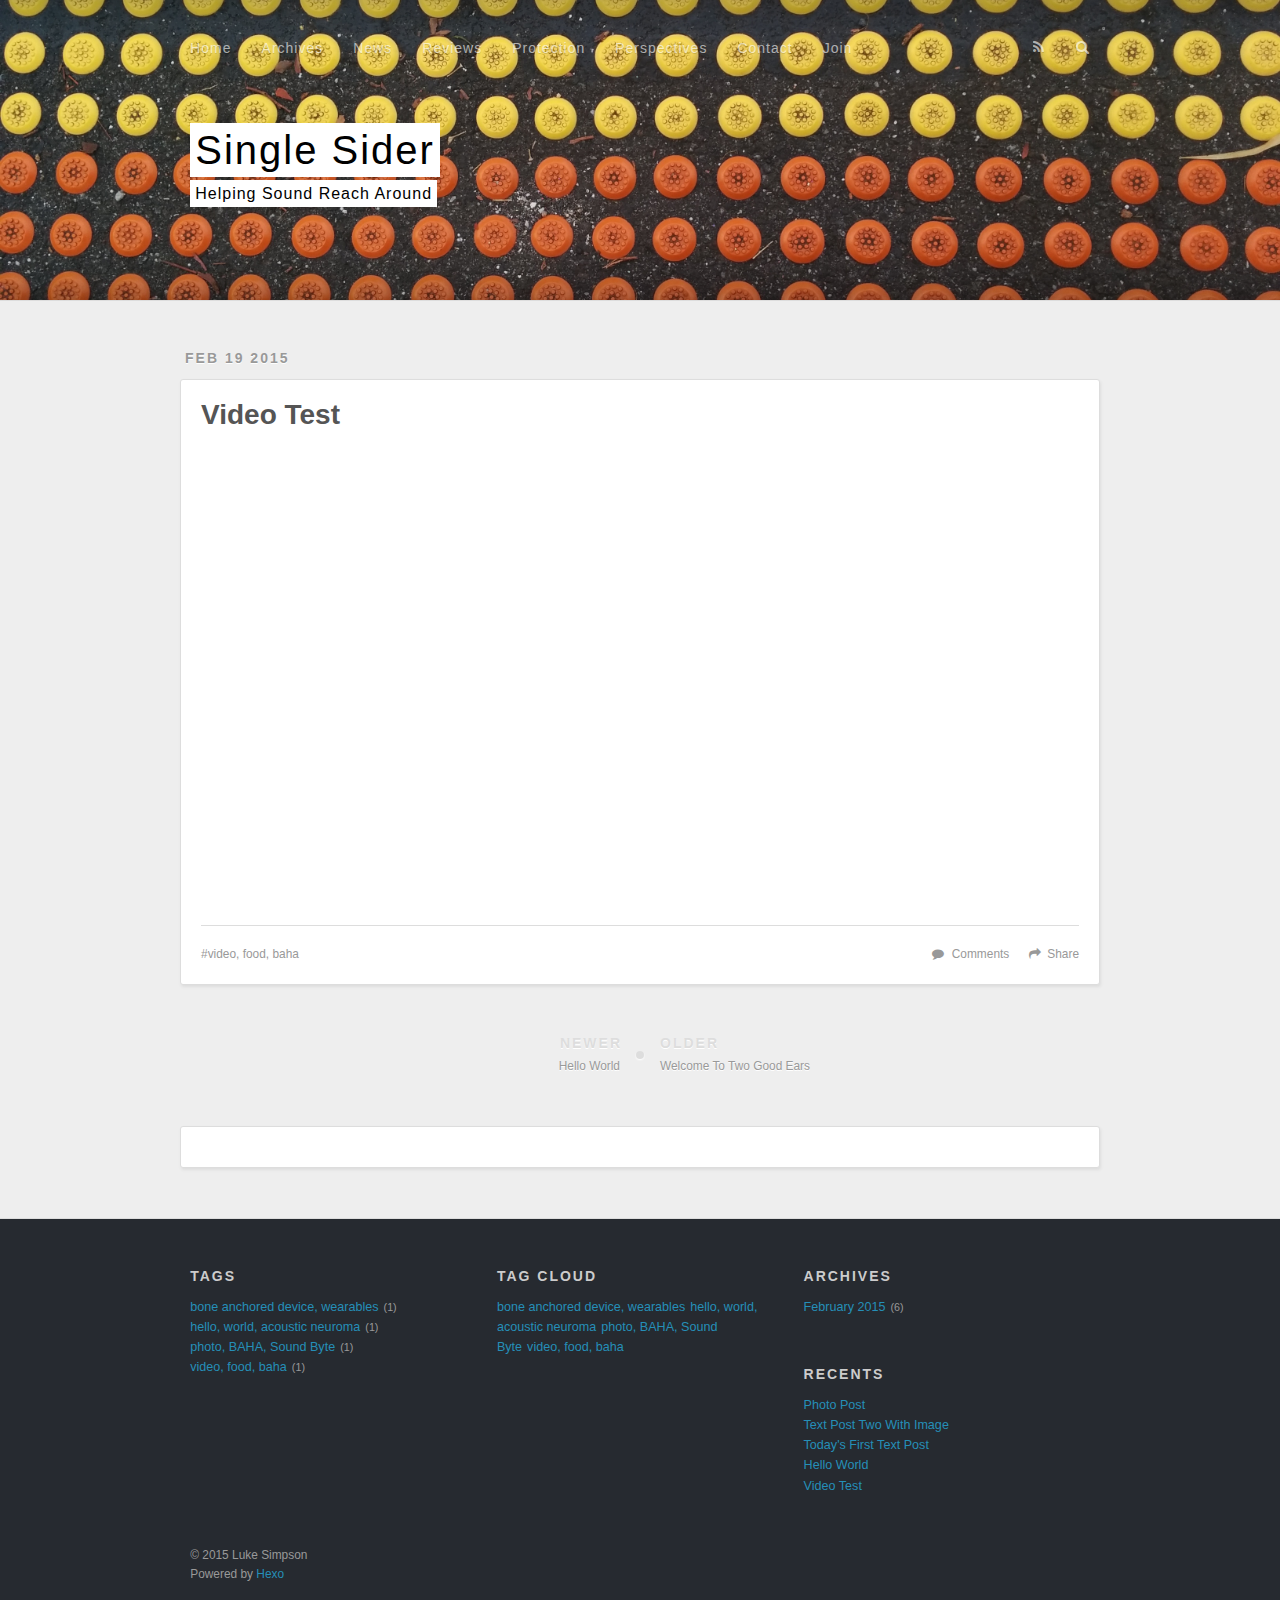
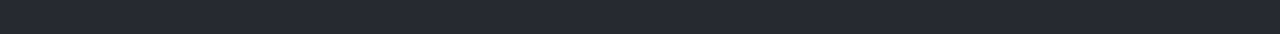
<file: 2015/02/19/videotest/index.html>
<!DOCTYPE html>
<html>
<head>
  <meta charset="utf-8">
  
  <title>Video Test | Single Sider</title>
  <meta name="viewport" content="width=device-width, initial-scale=1, maximum-scale=1">
  <meta name="description">
<meta property="og:type" content="article">
<meta property="og:title" content="Video Test">
<meta property="og:url" content="thereallukesimpson.github.io/2015/02/19/videotest/">
<meta property="og:site_name" content="Single Sider">
<meta property="og:description">
<meta name="twitter:card" content="summary">
<meta name="twitter:title" content="Video Test">
<meta name="twitter:description">

  
    <link rel="alternative" href="/atom.xml" title="Single Sider" type="application/atom+xml">
  
  
    <link rel="icon" href="/favicon.png">
  
  <link href="//fonts.googleapis.com/css?family=Source+Code+Pro" rel="stylesheet" type="text/css">
  <link rel="stylesheet" href="/css/style.css" type="text/css">

  

</head>
<body>
  <div id="container">
    <div id="wrap">
      <header id="header">
  <div id="banner"></div>
  <div id="header-outer" class="outer">
    <div id="header-title" class="inner">
      <h1 id="logo-wrap">
        <a href="/" id="logo">Single Sider</a>
      </h1>
      
        <h2 id="subtitle-wrap">
          <a href="/" id="subtitle">Helping Sound Reach Around</a>
        </h2>
      
    </div>
    <div id="header-inner" class="inner">
      <nav id="main-nav">
        <a id="main-nav-toggle" class="nav-icon"></a>
        
          <a class="main-nav-link" href="/">Home</a>
        
          <a class="main-nav-link" href="/archives">Archives</a>
        
          <a class="main-nav-link" href="/">News</a>
        
          <a class="main-nav-link" href="/">Reviews</a>
        
          <a class="main-nav-link" href="/">Protection</a>
        
          <a class="main-nav-link" href="/">Perspectives</a>
        
          <a class="main-nav-link" href="/">Contact</a>
        
          <a class="main-nav-link" href="/">Join</a>
        
      </nav>
      <nav id="sub-nav">
        
          <a id="nav-rss-link" class="nav-icon" href="/atom.xml" title="RSS Feed"></a>
        
        <a id="nav-search-btn" class="nav-icon" title="Search"></a>
      </nav>
      <div id="search-form-wrap">
        <form action="//google.com/search" method="get" accept-charset="UTF-8" class="search-form"><input type="search" name="q" results="0" class="search-form-input" placeholder="Search"><input type="submit" value="&#xF002;" class="search-form-submit"><input type="hidden" name="q" value="site:thereallukesimpson.github.io"></form>
      </div>
    </div>
  </div>
</header>
      <div class="outer">
        <section id="main"><article id="post-videotest" class="article article-type-post" itemscope itemprop="blogPost">
  <div class="article-meta">
    <a href="/2015/02/19/videotest/" class="article-date">
  <time datetime="2015-02-19T04:30:14.000Z" itemprop="datePublished">Feb 19 2015</time>
</a>
    
  </div>
  <div class="article-inner">
    
    
      <header class="article-header">
        
  
    <h1 class="article-title" itemprop="name">
      Video Test
    </h1>
  

      </header>
    
    <div class="article-entry" itemprop="articleBody">
      
        <div class="video-container"><iframe width="420" height="315" src="https://www.youtube.com/embed/7rhu9C2ry7I" frameborder="0" allowfullscreen></iframe></div>



      
    </div>
    <footer class="article-footer">
      <a data-url="thereallukesimpson.github.io/2015/02/19/videotest/" data-id="q52m5f1hhc350952" class="article-share-link">Share</a>
      
        <a href="thereallukesimpson.github.io/2015/02/19/videotest/#disqus_thread" class="article-comment-link">Comments</a>
      
      
  <ul class="article-tag-list"><li class="article-tag-list-item"><a class="article-tag-list-link" href="/tags/video-food-baha/">video, food, baha</a></li></ul>

    </footer>
  </div>
  
    
<nav id="article-nav">
  
    <a href="/2015/02/19/hello-world/" id="article-nav-newer" class="article-nav-link-wrap">
      <strong class="article-nav-caption">Newer</strong>
      <div class="article-nav-title">
        
          Hello World
        
      </div>
    </a>
  
  
    <a href="/2015/02/19/helloworld/" id="article-nav-older" class="article-nav-link-wrap">
      <strong class="article-nav-caption">Older</strong>
      <div class="article-nav-title">Welcome To Two Good Ears</div>
    </a>
  
</nav>

  
</article>


<section id="comments">
  <div id="disqus_thread">
    <noscript>Please enable JavaScript to view the <a href="//disqus.com/?ref_noscript">comments powered by Disqus.</a></noscript>
  </div>
</section>
</section>
        
      </div>
      <footer id="footer">
  
    <aside id="sidebar" class="outer">
  
    
  
    
  <div class="widget-wrap">
    <h3 class="widget-title">Tags</h3>
    <div class="widget">
      <ul class="tag-list"><li class="tag-list-item"><a class="tag-list-link" href="/tags/bone-anchored-device-wearables/">bone anchored device, wearables</a><span class="tag-list-count">1</span></li><li class="tag-list-item"><a class="tag-list-link" href="/tags/hello-world-acoustic-neuroma/">hello, world, acoustic neuroma</a><span class="tag-list-count">1</span></li><li class="tag-list-item"><a class="tag-list-link" href="/tags/photo-BAHA-Sound-Byte/">photo, BAHA, Sound Byte</a><span class="tag-list-count">1</span></li><li class="tag-list-item"><a class="tag-list-link" href="/tags/video-food-baha/">video, food, baha</a><span class="tag-list-count">1</span></li></ul>
    </div>
  </div>

  
    
  <div class="widget-wrap">
    <h3 class="widget-title">Tag Cloud</h3>
    <div class="widget tagcloud">
      <a href="/tags/bone-anchored-device-wearables/" style="font-size: NaNpx;">bone anchored device, wearables</a><a href="/tags/hello-world-acoustic-neuroma/" style="font-size: NaNpx;">hello, world, acoustic neuroma</a><a href="/tags/photo-BAHA-Sound-Byte/" style="font-size: NaNpx;">photo, BAHA, Sound Byte</a><a href="/tags/video-food-baha/" style="font-size: NaNpx;">video, food, baha</a>
    </div>
  </div>

  
    
  <div class="widget-wrap">
    <h3 class="widget-title">Archives</h3>
    <div class="widget">
      <ul class="archive-list"><li class="archive-list-item"><a class="archive-list-link" href="/archives/2015/02/">February 2015</a><span class="archive-list-count">6</span></li></ul>
    </div>
  </div>

  
    
  <div class="widget-wrap">
    <h3 class="widget-title">Recents</h3>
    <div class="widget">
      <ul>
        
          <li>
            <a href="/2015/02/20/photopost/">Photo Post</a>
          </li>
        
          <li>
            <a href="/2015/02/20/textposttwo/">Text Post Two With Image</a>
          </li>
        
          <li>
            <a href="/2015/02/20/textpost/">Today&#39;s First Text Post</a>
          </li>
        
          <li>
            <a href="/2015/02/19/hello-world/">Hello World</a>
          </li>
        
          <li>
            <a href="/2015/02/19/videotest/">Video Test</a>
          </li>
        
      </ul>
    </div>
  </div>

  
</aside>
  
  <div class="outer">
    <div id="footer-info" class="inner">
      &copy; 2015 Luke Simpson<br>
      Powered by <a href="http://hexo.io/" target="_blank">Hexo</a>
    </div>
  </div>
</footer>
    </div>
    <nav id="mobile-nav">
  
    <a href="/" class="mobile-nav-link">Home</a>
  
    <a href="/archives" class="mobile-nav-link">Archives</a>
  
    <a href="/" class="mobile-nav-link">News</a>
  
    <a href="/" class="mobile-nav-link">Reviews</a>
  
    <a href="/" class="mobile-nav-link">Protection</a>
  
    <a href="/" class="mobile-nav-link">Perspectives</a>
  
    <a href="/" class="mobile-nav-link">Contact</a>
  
    <a href="/" class="mobile-nav-link">Join</a>
  
</nav>
    
<script>
  var disqus_shortname = 'thereallukesimpson';
  
  var disqus_url = 'thereallukesimpson.github.io/2015/02/19/videotest/';
  
  (function(){
    var dsq = document.createElement('script');
    dsq.type = 'text/javascript';
    dsq.async = true;
    dsq.src = '//' + disqus_shortname + '.disqus.com/embed.js';
    (document.getElementsByTagName('head')[0] || document.getElementsByTagName('body')[0]).appendChild(dsq);
  })();
</script>


<script src="//ajax.googleapis.com/ajax/libs/jquery/2.0.3/jquery.min.js"></script>


  <link rel="stylesheet" href="/fancybox/jquery.fancybox.css" type="text/css">

  <script src="/fancybox/jquery.fancybox.pack.js" type="text/javascript"></script>



<script src="/js/script.js" type="text/javascript"></script>


  </div>
</body>
</html>
</file>
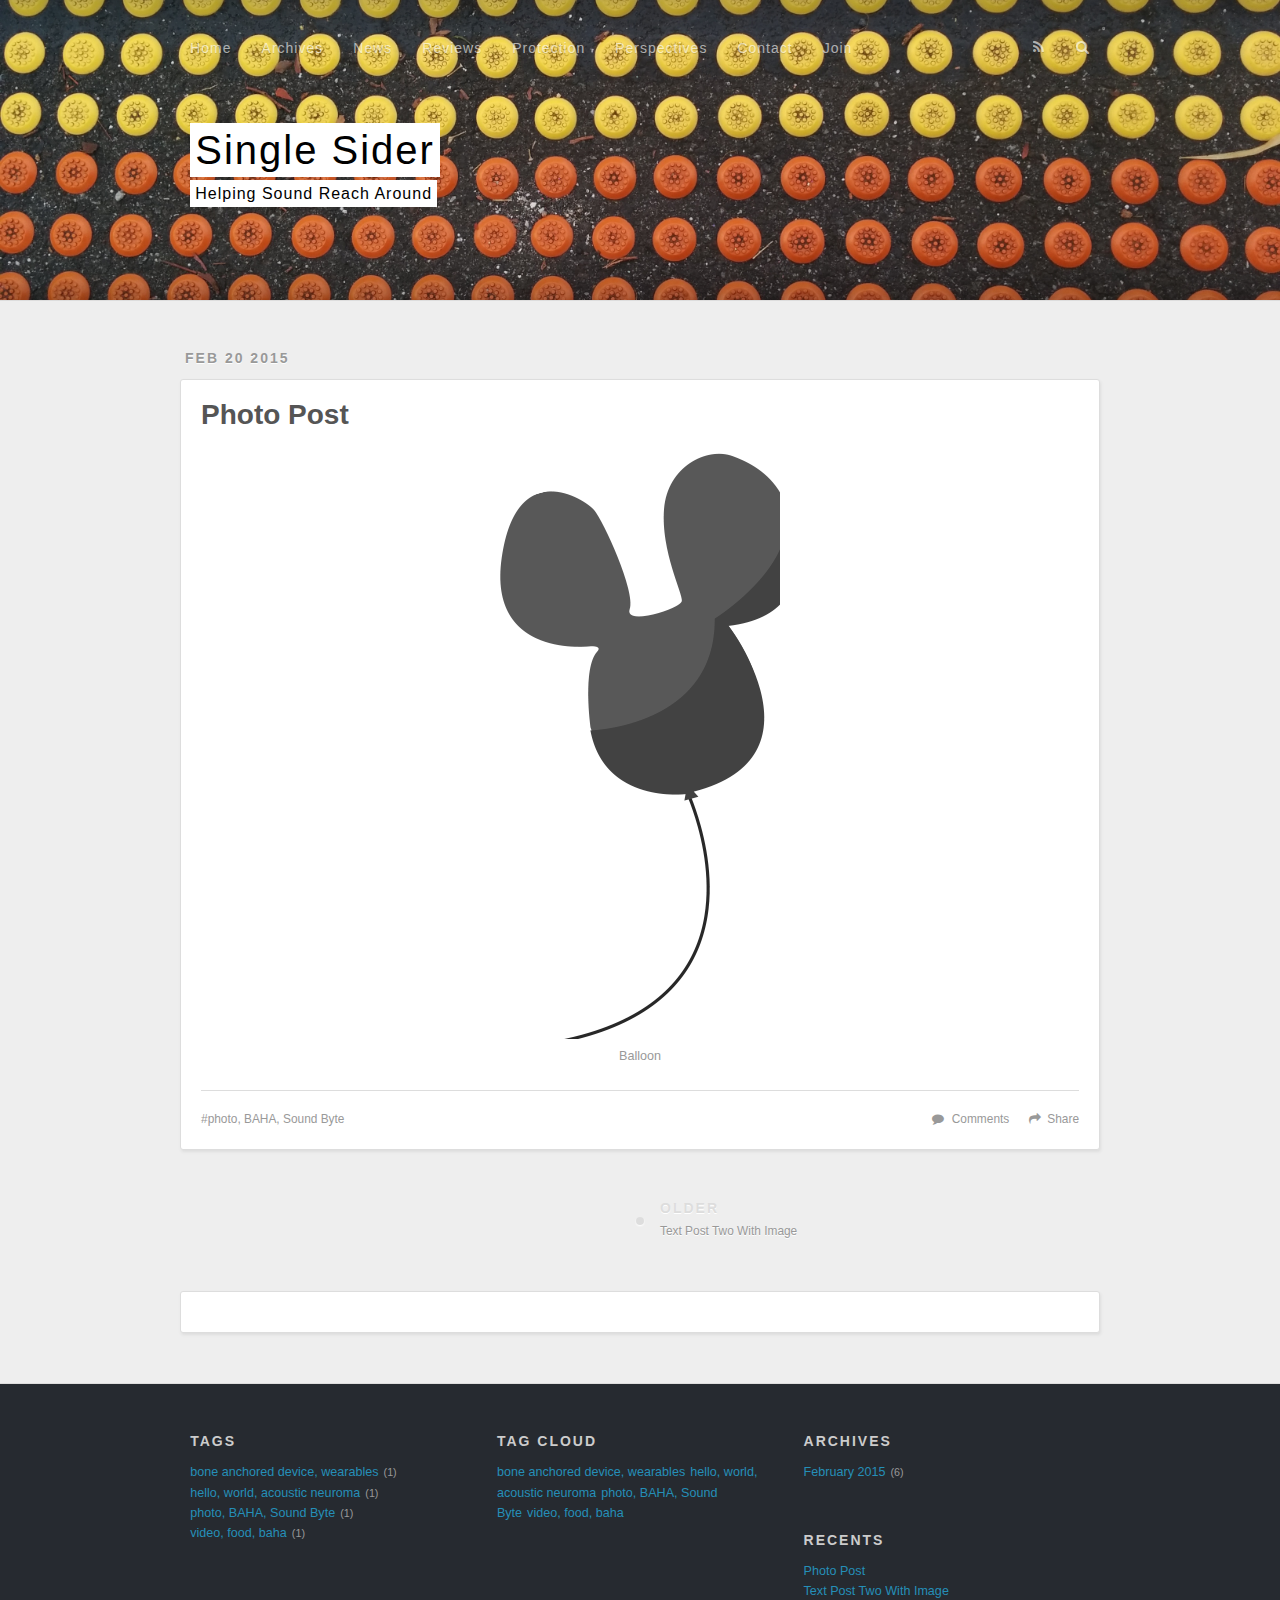
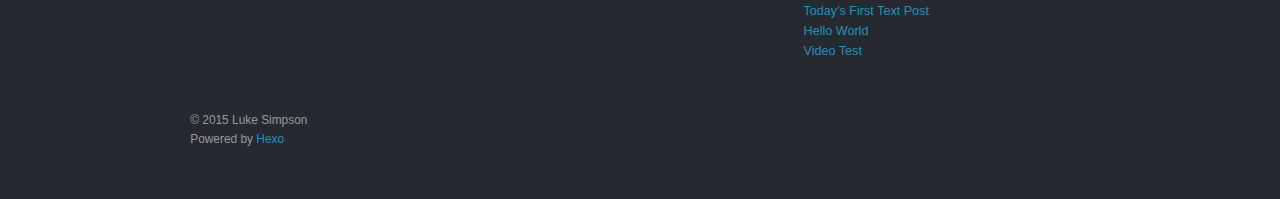
<file: 2015/02/20/photopost/index.html>
<!DOCTYPE html>
<html>
<head>
  <meta charset="utf-8">
  
  <title>Photo Post | Single Sider</title>
  <meta name="viewport" content="width=device-width, initial-scale=1, maximum-scale=1">
  <meta name="description">
<meta property="og:type" content="article">
<meta property="og:title" content="Photo Post">
<meta property="og:url" content="thereallukesimpson.github.io/2015/02/20/photopost/">
<meta property="og:site_name" content="Single Sider">
<meta property="og:description">
<meta property="og:image" content="/2015/02/20/photopost/balloon.png">
<meta name="twitter:card" content="summary">
<meta name="twitter:title" content="Photo Post">
<meta name="twitter:description">

  
    <link rel="alternative" href="/atom.xml" title="Single Sider" type="application/atom+xml">
  
  
    <link rel="icon" href="/favicon.png">
  
  <link href="//fonts.googleapis.com/css?family=Source+Code+Pro" rel="stylesheet" type="text/css">
  <link rel="stylesheet" href="/css/style.css" type="text/css">

  

</head>
<body>
  <div id="container">
    <div id="wrap">
      <header id="header">
  <div id="banner"></div>
  <div id="header-outer" class="outer">
    <div id="header-title" class="inner">
      <h1 id="logo-wrap">
        <a href="/" id="logo">Single Sider</a>
      </h1>
      
        <h2 id="subtitle-wrap">
          <a href="/" id="subtitle">Helping Sound Reach Around</a>
        </h2>
      
    </div>
    <div id="header-inner" class="inner">
      <nav id="main-nav">
        <a id="main-nav-toggle" class="nav-icon"></a>
        
          <a class="main-nav-link" href="/">Home</a>
        
          <a class="main-nav-link" href="/archives">Archives</a>
        
          <a class="main-nav-link" href="/">News</a>
        
          <a class="main-nav-link" href="/">Reviews</a>
        
          <a class="main-nav-link" href="/">Protection</a>
        
          <a class="main-nav-link" href="/">Perspectives</a>
        
          <a class="main-nav-link" href="/">Contact</a>
        
          <a class="main-nav-link" href="/">Join</a>
        
      </nav>
      <nav id="sub-nav">
        
          <a id="nav-rss-link" class="nav-icon" href="/atom.xml" title="RSS Feed"></a>
        
        <a id="nav-search-btn" class="nav-icon" title="Search"></a>
      </nav>
      <div id="search-form-wrap">
        <form action="//google.com/search" method="get" accept-charset="UTF-8" class="search-form"><input type="search" name="q" results="0" class="search-form-input" placeholder="Search"><input type="submit" value="&#xF002;" class="search-form-submit"><input type="hidden" name="q" value="site:thereallukesimpson.github.io"></form>
      </div>
    </div>
  </div>
</header>
      <div class="outer">
        <section id="main"><article id="photo-photopost" class="article article-type-photo" itemscope itemprop="blogPost">
  <div class="article-meta">
    <a href="/2015/02/20/photopost/" class="article-date">
  <time datetime="2015-02-19T23:45:00.000Z" itemprop="datePublished">Feb 20 2015</time>
</a>
    
  </div>
  <div class="article-inner">
    
    
      <header class="article-header">
        
  
    <h1 class="article-title" itemprop="name">
      Photo Post
    </h1>
  

      </header>
    
    <div class="article-entry" itemprop="articleBody">
      
        <p><img src="/2015/02/20/photopost/balloon.png" alt="Balloon"></p>

      
    </div>
    <footer class="article-footer">
      <a data-url="thereallukesimpson.github.io/2015/02/20/photopost/" data-id="csq6wf8kyzo4v0lj" class="article-share-link">Share</a>
      
        <a href="thereallukesimpson.github.io/2015/02/20/photopost/#disqus_thread" class="article-comment-link">Comments</a>
      
      
  <ul class="article-tag-list"><li class="article-tag-list-item"><a class="article-tag-list-link" href="/tags/photo-BAHA-Sound-Byte/">photo, BAHA, Sound Byte</a></li></ul>

    </footer>
  </div>
  
    
<nav id="article-nav">
  
  
    <a href="/2015/02/20/textposttwo/" id="article-nav-older" class="article-nav-link-wrap">
      <strong class="article-nav-caption">Older</strong>
      <div class="article-nav-title">Text Post Two With Image</div>
    </a>
  
</nav>

  
</article>


<section id="comments">
  <div id="disqus_thread">
    <noscript>Please enable JavaScript to view the <a href="//disqus.com/?ref_noscript">comments powered by Disqus.</a></noscript>
  </div>
</section>
</section>
        
      </div>
      <footer id="footer">
  
    <aside id="sidebar" class="outer">
  
    
  
    
  <div class="widget-wrap">
    <h3 class="widget-title">Tags</h3>
    <div class="widget">
      <ul class="tag-list"><li class="tag-list-item"><a class="tag-list-link" href="/tags/bone-anchored-device-wearables/">bone anchored device, wearables</a><span class="tag-list-count">1</span></li><li class="tag-list-item"><a class="tag-list-link" href="/tags/hello-world-acoustic-neuroma/">hello, world, acoustic neuroma</a><span class="tag-list-count">1</span></li><li class="tag-list-item"><a class="tag-list-link" href="/tags/photo-BAHA-Sound-Byte/">photo, BAHA, Sound Byte</a><span class="tag-list-count">1</span></li><li class="tag-list-item"><a class="tag-list-link" href="/tags/video-food-baha/">video, food, baha</a><span class="tag-list-count">1</span></li></ul>
    </div>
  </div>

  
    
  <div class="widget-wrap">
    <h3 class="widget-title">Tag Cloud</h3>
    <div class="widget tagcloud">
      <a href="/tags/bone-anchored-device-wearables/" style="font-size: NaNpx;">bone anchored device, wearables</a><a href="/tags/hello-world-acoustic-neuroma/" style="font-size: NaNpx;">hello, world, acoustic neuroma</a><a href="/tags/photo-BAHA-Sound-Byte/" style="font-size: NaNpx;">photo, BAHA, Sound Byte</a><a href="/tags/video-food-baha/" style="font-size: NaNpx;">video, food, baha</a>
    </div>
  </div>

  
    
  <div class="widget-wrap">
    <h3 class="widget-title">Archives</h3>
    <div class="widget">
      <ul class="archive-list"><li class="archive-list-item"><a class="archive-list-link" href="/archives/2015/02/">February 2015</a><span class="archive-list-count">6</span></li></ul>
    </div>
  </div>

  
    
  <div class="widget-wrap">
    <h3 class="widget-title">Recents</h3>
    <div class="widget">
      <ul>
        
          <li>
            <a href="/2015/02/20/photopost/">Photo Post</a>
          </li>
        
          <li>
            <a href="/2015/02/20/textposttwo/">Text Post Two With Image</a>
          </li>
        
          <li>
            <a href="/2015/02/20/textpost/">Today&#39;s First Text Post</a>
          </li>
        
          <li>
            <a href="/2015/02/19/hello-world/">Hello World</a>
          </li>
        
          <li>
            <a href="/2015/02/19/videotest/">Video Test</a>
          </li>
        
      </ul>
    </div>
  </div>

  
</aside>
  
  <div class="outer">
    <div id="footer-info" class="inner">
      &copy; 2015 Luke Simpson<br>
      Powered by <a href="http://hexo.io/" target="_blank">Hexo</a>
    </div>
  </div>
</footer>
    </div>
    <nav id="mobile-nav">
  
    <a href="/" class="mobile-nav-link">Home</a>
  
    <a href="/archives" class="mobile-nav-link">Archives</a>
  
    <a href="/" class="mobile-nav-link">News</a>
  
    <a href="/" class="mobile-nav-link">Reviews</a>
  
    <a href="/" class="mobile-nav-link">Protection</a>
  
    <a href="/" class="mobile-nav-link">Perspectives</a>
  
    <a href="/" class="mobile-nav-link">Contact</a>
  
    <a href="/" class="mobile-nav-link">Join</a>
  
</nav>
    
<script>
  var disqus_shortname = 'thereallukesimpson';
  
  var disqus_url = 'thereallukesimpson.github.io/2015/02/20/photopost/';
  
  (function(){
    var dsq = document.createElement('script');
    dsq.type = 'text/javascript';
    dsq.async = true;
    dsq.src = '//' + disqus_shortname + '.disqus.com/embed.js';
    (document.getElementsByTagName('head')[0] || document.getElementsByTagName('body')[0]).appendChild(dsq);
  })();
</script>


<script src="//ajax.googleapis.com/ajax/libs/jquery/2.0.3/jquery.min.js"></script>


  <link rel="stylesheet" href="/fancybox/jquery.fancybox.css" type="text/css">

  <script src="/fancybox/jquery.fancybox.pack.js" type="text/javascript"></script>



<script src="/js/script.js" type="text/javascript"></script>


  </div>
</body>
</html>
</file>
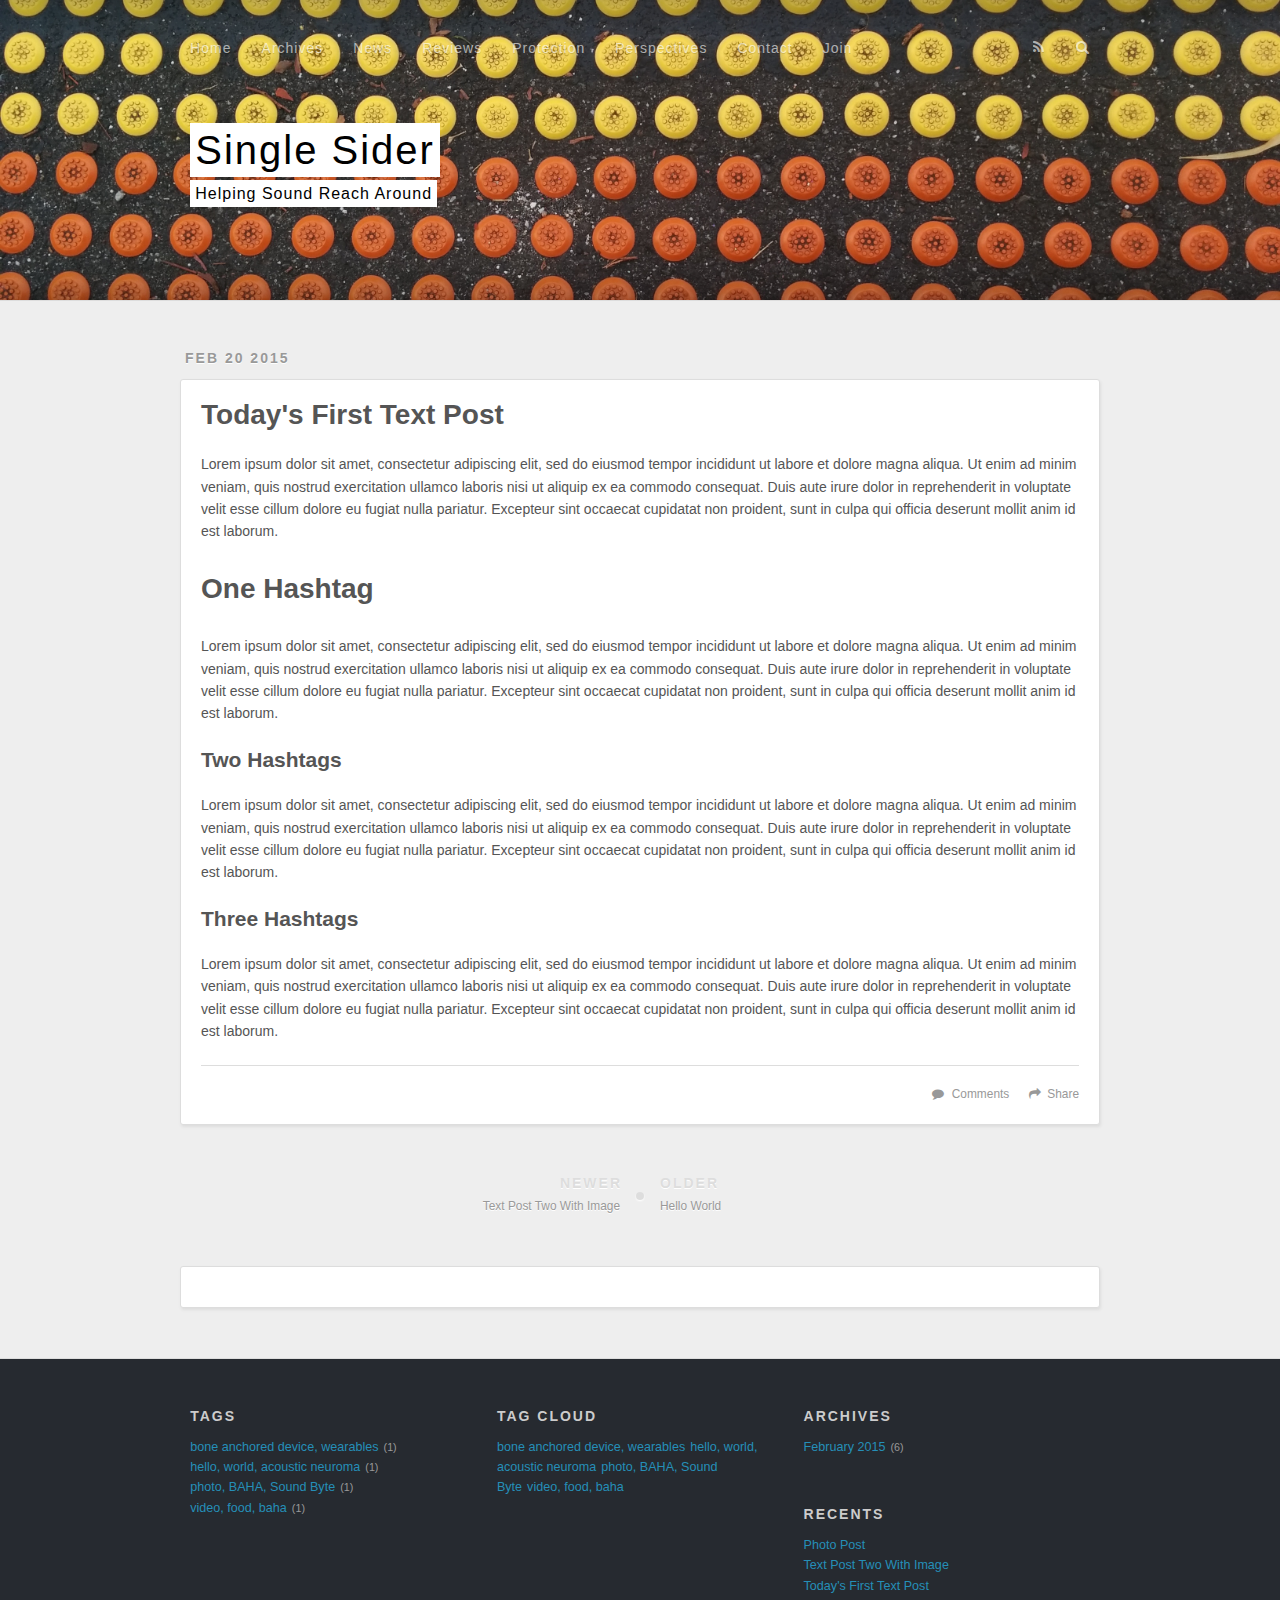
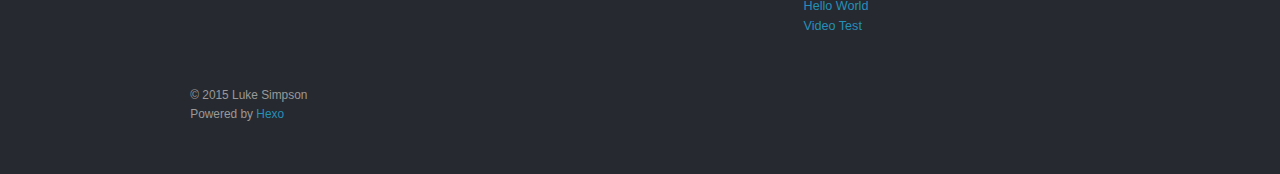
<file: 2015/02/20/textpost/index.html>
<!DOCTYPE html>
<html>
<head>
  <meta charset="utf-8">
  
  <title>Today&#39;s First Text Post | Single Sider</title>
  <meta name="viewport" content="width=device-width, initial-scale=1, maximum-scale=1">
  <meta name="description" content="Lorem ipsum dolor sit amet, consectetur adipiscing elit, sed do eiusmod tempor incididunt ut labore et dolore magna aliqua. Ut enim ad minim veniam, quis nostrud exercitation ullamco laboris nisi ut a">
<meta property="og:type" content="article">
<meta property="og:title" content="Today's First Text Post">
<meta property="og:url" content="thereallukesimpson.github.io/2015/02/20/textpost/">
<meta property="og:site_name" content="Single Sider">
<meta property="og:description" content="Lorem ipsum dolor sit amet, consectetur adipiscing elit, sed do eiusmod tempor incididunt ut labore et dolore magna aliqua. Ut enim ad minim veniam, quis nostrud exercitation ullamco laboris nisi ut a">
<meta name="twitter:card" content="summary">
<meta name="twitter:title" content="Today's First Text Post">
<meta name="twitter:description" content="Lorem ipsum dolor sit amet, consectetur adipiscing elit, sed do eiusmod tempor incididunt ut labore et dolore magna aliqua. Ut enim ad minim veniam, quis nostrud exercitation ullamco laboris nisi ut a">

  
    <link rel="alternative" href="/atom.xml" title="Single Sider" type="application/atom+xml">
  
  
    <link rel="icon" href="/favicon.png">
  
  <link href="//fonts.googleapis.com/css?family=Source+Code+Pro" rel="stylesheet" type="text/css">
  <link rel="stylesheet" href="/css/style.css" type="text/css">

  

</head>
<body>
  <div id="container">
    <div id="wrap">
      <header id="header">
  <div id="banner"></div>
  <div id="header-outer" class="outer">
    <div id="header-title" class="inner">
      <h1 id="logo-wrap">
        <a href="/" id="logo">Single Sider</a>
      </h1>
      
        <h2 id="subtitle-wrap">
          <a href="/" id="subtitle">Helping Sound Reach Around</a>
        </h2>
      
    </div>
    <div id="header-inner" class="inner">
      <nav id="main-nav">
        <a id="main-nav-toggle" class="nav-icon"></a>
        
          <a class="main-nav-link" href="/">Home</a>
        
          <a class="main-nav-link" href="/archives">Archives</a>
        
          <a class="main-nav-link" href="/">News</a>
        
          <a class="main-nav-link" href="/">Reviews</a>
        
          <a class="main-nav-link" href="/">Protection</a>
        
          <a class="main-nav-link" href="/">Perspectives</a>
        
          <a class="main-nav-link" href="/">Contact</a>
        
          <a class="main-nav-link" href="/">Join</a>
        
      </nav>
      <nav id="sub-nav">
        
          <a id="nav-rss-link" class="nav-icon" href="/atom.xml" title="RSS Feed"></a>
        
        <a id="nav-search-btn" class="nav-icon" title="Search"></a>
      </nav>
      <div id="search-form-wrap">
        <form action="//google.com/search" method="get" accept-charset="UTF-8" class="search-form"><input type="search" name="q" results="0" class="search-form-input" placeholder="Search"><input type="submit" value="&#xF002;" class="search-form-submit"><input type="hidden" name="q" value="site:thereallukesimpson.github.io"></form>
      </div>
    </div>
  </div>
</header>
      <div class="outer">
        <section id="main"><article id="post-textpost" class="article article-type-post" itemscope itemprop="blogPost">
  <div class="article-meta">
    <a href="/2015/02/20/textpost/" class="article-date">
  <time datetime="2015-02-19T23:23:57.000Z" itemprop="datePublished">Feb 20 2015</time>
</a>
    
  </div>
  <div class="article-inner">
    
    
      <header class="article-header">
        
  
    <h1 class="article-title" itemprop="name">
      Today&#39;s First Text Post
    </h1>
  

      </header>
    
    <div class="article-entry" itemprop="articleBody">
      
        <p>Lorem ipsum dolor sit amet, consectetur adipiscing elit, sed do eiusmod tempor incididunt ut labore et dolore magna aliqua. Ut enim ad minim veniam, quis nostrud exercitation ullamco laboris nisi ut aliquip ex ea commodo consequat. Duis aute irure dolor in reprehenderit in voluptate velit esse cillum dolore eu fugiat nulla pariatur. Excepteur sint occaecat cupidatat non proident, sunt in culpa qui officia deserunt mollit anim id est laborum.</p>
<h1 id="One_Hashtag">One Hashtag</h1>
<p>Lorem ipsum dolor sit amet, consectetur adipiscing elit, sed do eiusmod tempor incididunt ut labore et dolore magna aliqua. Ut enim ad minim veniam, quis nostrud exercitation ullamco laboris nisi ut aliquip ex ea commodo consequat. Duis aute irure dolor in reprehenderit in voluptate velit esse cillum dolore eu fugiat nulla pariatur. Excepteur sint occaecat cupidatat non proident, sunt in culpa qui officia deserunt mollit anim id est laborum.</p>
<h2 id="Two_Hashtags">Two Hashtags</h2>
<p>Lorem ipsum dolor sit amet, consectetur adipiscing elit, sed do eiusmod tempor incididunt ut labore et dolore magna aliqua. Ut enim ad minim veniam, quis nostrud exercitation ullamco laboris nisi ut aliquip ex ea commodo consequat. Duis aute irure dolor in reprehenderit in voluptate velit esse cillum dolore eu fugiat nulla pariatur. Excepteur sint occaecat cupidatat non proident, sunt in culpa qui officia deserunt mollit anim id est laborum.</p>
<h2 id="Three_Hashtags">Three Hashtags</h2>
<p>Lorem ipsum dolor sit amet, consectetur adipiscing elit, sed do eiusmod tempor incididunt ut labore et dolore magna aliqua. Ut enim ad minim veniam, quis nostrud exercitation ullamco laboris nisi ut aliquip ex ea commodo consequat. Duis aute irure dolor in reprehenderit in voluptate velit esse cillum dolore eu fugiat nulla pariatur. Excepteur sint occaecat cupidatat non proident, sunt in culpa qui officia deserunt mollit anim id est laborum.</p>

      
    </div>
    <footer class="article-footer">
      <a data-url="thereallukesimpson.github.io/2015/02/20/textpost/" data-id="u00o2w93kw2pjsgu" class="article-share-link">Share</a>
      
        <a href="thereallukesimpson.github.io/2015/02/20/textpost/#disqus_thread" class="article-comment-link">Comments</a>
      
      
    </footer>
  </div>
  
    
<nav id="article-nav">
  
    <a href="/2015/02/20/textposttwo/" id="article-nav-newer" class="article-nav-link-wrap">
      <strong class="article-nav-caption">Newer</strong>
      <div class="article-nav-title">
        
          Text Post Two With Image
        
      </div>
    </a>
  
  
    <a href="/2015/02/19/hello-world/" id="article-nav-older" class="article-nav-link-wrap">
      <strong class="article-nav-caption">Older</strong>
      <div class="article-nav-title">Hello World</div>
    </a>
  
</nav>

  
</article>


<section id="comments">
  <div id="disqus_thread">
    <noscript>Please enable JavaScript to view the <a href="//disqus.com/?ref_noscript">comments powered by Disqus.</a></noscript>
  </div>
</section>
</section>
        
      </div>
      <footer id="footer">
  
    <aside id="sidebar" class="outer">
  
    
  
    
  <div class="widget-wrap">
    <h3 class="widget-title">Tags</h3>
    <div class="widget">
      <ul class="tag-list"><li class="tag-list-item"><a class="tag-list-link" href="/tags/bone-anchored-device-wearables/">bone anchored device, wearables</a><span class="tag-list-count">1</span></li><li class="tag-list-item"><a class="tag-list-link" href="/tags/hello-world-acoustic-neuroma/">hello, world, acoustic neuroma</a><span class="tag-list-count">1</span></li><li class="tag-list-item"><a class="tag-list-link" href="/tags/photo-BAHA-Sound-Byte/">photo, BAHA, Sound Byte</a><span class="tag-list-count">1</span></li><li class="tag-list-item"><a class="tag-list-link" href="/tags/video-food-baha/">video, food, baha</a><span class="tag-list-count">1</span></li></ul>
    </div>
  </div>

  
    
  <div class="widget-wrap">
    <h3 class="widget-title">Tag Cloud</h3>
    <div class="widget tagcloud">
      <a href="/tags/bone-anchored-device-wearables/" style="font-size: NaNpx;">bone anchored device, wearables</a><a href="/tags/hello-world-acoustic-neuroma/" style="font-size: NaNpx;">hello, world, acoustic neuroma</a><a href="/tags/photo-BAHA-Sound-Byte/" style="font-size: NaNpx;">photo, BAHA, Sound Byte</a><a href="/tags/video-food-baha/" style="font-size: NaNpx;">video, food, baha</a>
    </div>
  </div>

  
    
  <div class="widget-wrap">
    <h3 class="widget-title">Archives</h3>
    <div class="widget">
      <ul class="archive-list"><li class="archive-list-item"><a class="archive-list-link" href="/archives/2015/02/">February 2015</a><span class="archive-list-count">6</span></li></ul>
    </div>
  </div>

  
    
  <div class="widget-wrap">
    <h3 class="widget-title">Recents</h3>
    <div class="widget">
      <ul>
        
          <li>
            <a href="/2015/02/20/photopost/">Photo Post</a>
          </li>
        
          <li>
            <a href="/2015/02/20/textposttwo/">Text Post Two With Image</a>
          </li>
        
          <li>
            <a href="/2015/02/20/textpost/">Today&#39;s First Text Post</a>
          </li>
        
          <li>
            <a href="/2015/02/19/hello-world/">Hello World</a>
          </li>
        
          <li>
            <a href="/2015/02/19/videotest/">Video Test</a>
          </li>
        
      </ul>
    </div>
  </div>

  
</aside>
  
  <div class="outer">
    <div id="footer-info" class="inner">
      &copy; 2015 Luke Simpson<br>
      Powered by <a href="http://hexo.io/" target="_blank">Hexo</a>
    </div>
  </div>
</footer>
    </div>
    <nav id="mobile-nav">
  
    <a href="/" class="mobile-nav-link">Home</a>
  
    <a href="/archives" class="mobile-nav-link">Archives</a>
  
    <a href="/" class="mobile-nav-link">News</a>
  
    <a href="/" class="mobile-nav-link">Reviews</a>
  
    <a href="/" class="mobile-nav-link">Protection</a>
  
    <a href="/" class="mobile-nav-link">Perspectives</a>
  
    <a href="/" class="mobile-nav-link">Contact</a>
  
    <a href="/" class="mobile-nav-link">Join</a>
  
</nav>
    
<script>
  var disqus_shortname = 'thereallukesimpson';
  
  var disqus_url = 'thereallukesimpson.github.io/2015/02/20/textpost/';
  
  (function(){
    var dsq = document.createElement('script');
    dsq.type = 'text/javascript';
    dsq.async = true;
    dsq.src = '//' + disqus_shortname + '.disqus.com/embed.js';
    (document.getElementsByTagName('head')[0] || document.getElementsByTagName('body')[0]).appendChild(dsq);
  })();
</script>


<script src="//ajax.googleapis.com/ajax/libs/jquery/2.0.3/jquery.min.js"></script>


  <link rel="stylesheet" href="/fancybox/jquery.fancybox.css" type="text/css">

  <script src="/fancybox/jquery.fancybox.pack.js" type="text/javascript"></script>



<script src="/js/script.js" type="text/javascript"></script>


  </div>
</body>
</html>
</file>
<file: css/style.css>
body {
  width: 100%;
}
body:before,
body:after {
  content: "";
  display: table;
}
body:after {
  clear: both;
}
html,
body,
div,
span,
applet,
object,
iframe,
h1,
h2,
h3,
h4,
h5,
h6,
p,
blockquote,
pre,
a,
abbr,
acronym,
address,
big,
cite,
code,
del,
dfn,
em,
img,
ins,
kbd,
q,
s,
samp,
small,
strike,
strong,
sub,
sup,
tt,
var,
dl,
dt,
dd,
ol,
ul,
li,
fieldset,
form,
label,
legend,
table,
caption,
tbody,
tfoot,
thead,
tr,
th,
td {
  margin: 0;
  padding: 0;
  border: 0;
  outline: 0;
  font-weight: inherit;
  font-style: inherit;
  font-family: inherit;
  font-size: 100%;
  vertical-align: baseline;
}
body {
  line-height: 1;
  color: #000;
  background: #fff;
}
ol,
ul {
  list-style: none;
}
table {
  border-collapse: separate;
  border-spacing: 0;
  vertical-align: middle;
}
caption,
th,
td {
  text-align: left;
  font-weight: normal;
  vertical-align: middle;
}
a img {
  border: none;
}
input,
button {
  margin: 0;
  padding: 0;
}
input::-moz-focus-inner,
button::-moz-focus-inner {
  border: 0;
  padding: 0;
}
@font-face {
  font-family: FontAwesome;
  font-style: normal;
  font-weight: normal;
  src: url("fonts/fontawesome-webfont.eot?v=#4.0.3");
  src: url("fonts/fontawesome-webfont.eot?#iefix&v=#4.0.3") format("embedded-opentype"), url("fonts/fontawesome-webfont.woff?v=#4.0.3") format("woff"), url("fonts/fontawesome-webfont.ttf?v=#4.0.3") format("truetype"), url("fonts/fontawesome-webfont.svg#fontawesomeregular?v=#4.0.3") format("svg");
}
html,
body,
#container {
  height: 100%;
}
body {
  background: #eee;
  font: 14px "Helvetica Neue", Helvetica, Arial, sans-serif;
  -webkit-text-size-adjust: 100%;
}
.outer {
  max-width: 920px;
  margin: 0 auto;
  padding: 0 20px;
}
.outer:before,
.outer:after {
  content: "";
  display: table;
}
.outer:after {
  clear: both;
}
.inner {
  display: inline;
  float: left;
  width: 97.7777777777778%;
  margin: 0 1.1111111111111%;
}
.left,
.alignleft {
  float: left;
}
.right,
.alignright {
  float: right;
}
.clear {
  clear: both;
}
#container {
  position: relative;
}
.mobile-nav-on {
  overflow: hidden;
}
#wrap {
  height: 100%;
  width: 100%;
  position: absolute;
  top: 0;
  left: 0;
  -webkit-transition: 0.2s ease-out;
  -moz-transition: 0.2s ease-out;
  -ms-transition: 0.2s ease-out;
  transition: 0.2s ease-out;
  z-index: 1;
  background: #eee;
}
.mobile-nav-on #wrap {
  left: 280px;
}
.article-date,
.article-category-link,
.archive-year {
  text-decoration: none;
  text-transform: uppercase;
  letter-spacing: 2px;
  color: #999;
  margin-bottom: 1em;
  margin-left: 5px;
  line-height: 1em;
  text-shadow: 0 1px #fff;
  font-weight: bold;
}
.article-inner,
.archive-article-inner {
  background: #fff;
  -webkit-box-shadow: 1px 2px 3px #ddd;
  box-shadow: 1px 2px 3px #ddd;
  border: 1px solid #ddd;
  -webkit-border-radius: 3px;
  border-radius: 3px;
}
.article-entry h1,
.widget h1 {
  font-size: 2em;
}
.article-entry h2,
.widget h2 {
  font-size: 1.5em;
}
.article-entry h3,
.widget h3 {
  font-size: 1.3em;
}
.article-entry h4,
.widget h4 {
  font-size: 1.2em;
}
.article-entry h5,
.widget h5 {
  font-size: 1em;
}
.article-entry h6,
.widget h6 {
  font-size: 1em;
  color: #999;
}
.article-entry hr,
.widget hr {
  border: 1px dashed #ddd;
}
.article-entry strong,
.widget strong {
  font-weight: bold;
}
.article-entry em,
.widget em,
.article-entry cite,
.widget cite {
  font-style: italic;
}
.article-entry sup,
.widget sup,
.article-entry sub,
.widget sub {
  font-size: 0.75em;
  line-height: 0;
  position: relative;
  vertical-align: baseline;
}
.article-entry sup,
.widget sup {
  top: -0.5em;
}
.article-entry sub,
.widget sub {
  bottom: -0.2em;
}
.article-entry small,
.widget small {
  font-size: 0.85em;
}
.article-entry acronym,
.widget acronym,
.article-entry abbr,
.widget abbr {
  border-bottom: 1px dotted;
}
.article-entry ul,
.widget ul,
.article-entry ol,
.widget ol,
.article-entry dl,
.widget dl {
  margin: 0 20px;
  line-height: 1.6em;
}
.article-entry ul ul,
.widget ul ul,
.article-entry ol ul,
.widget ol ul,
.article-entry ul ol,
.widget ul ol,
.article-entry ol ol,
.widget ol ol {
  margin-top: 0;
  margin-bottom: 0;
}
.article-entry ul,
.widget ul {
  list-style: disc;
}
.article-entry ol,
.widget ol {
  list-style: decimal;
}
.article-entry dt,
.widget dt {
  font-weight: bold;
}
#header {
  height: 300px;
  position: relative;
  border-bottom: 1px solid #ddd;
}
#header:before,
#header:after {
  content: "";
  position: absolute;
  left: 0;
  right: 0;
  height: 40px;
}
#header:before {
  top: 0;
  background: -webkit-linear-gradient(rgba(0,0,0,0.2), transparent);
  background: -moz-linear-gradient(rgba(0,0,0,0.2), transparent);
  background: -ms-linear-gradient(rgba(0,0,0,0.2), transparent);
  background: linear-gradient(rgba(0,0,0,0.2), transparent);
}
#header:after {
  bottom: 0;
  background: -webkit-linear-gradient(transparent, rgba(0,0,0,0.2));
  background: -moz-linear-gradient(transparent, rgba(0,0,0,0.2));
  background: -ms-linear-gradient(transparent, rgba(0,0,0,0.2));
  background: linear-gradient(transparent, rgba(0,0,0,0.2));
}
#header-outer {
  height: 100%;
  position: relative;
}
#header-inner {
  position: relative;
  overflow: hidden;
}
#banner {
  position: absolute;
  top: 0;
  left: 0;
  width: 100%;
  height: 100%;
  background: url("images/banner.jpg") center #000;
  -webkit-background-size: cover;
  -moz-background-size: cover;
  background-size: cover;
  z-index: -1;
}
#header-title {
  text-align: left;
  height: 40px;
  position: relative;
  top: 50%;
  left: 0;
  margin-top: -20px;
}
#logo,
#subtitle {
  text-decoration: none;
  color: #000;
  font-weight: 300;
  background-color: #fff;
  padding: 5px;
}
#logo {
  font-size: 40px;
  line-height: 40px;
  letter-spacing: 2px;
}
#subtitle {
  font-size: 16px;
  line-height: 16px;
  letter-spacing: 1px;
}
#subtitle-wrap {
  margin-top: 16px;
}
#main-nav {
  float: left;
  margin-left: -15px;
}
.nav-icon,
.main-nav-link {
  float: left;
  color: #fff;
  opacity: 0.6;
  text-decoration: none;
  text-shadow: 0 1px rgba(0,0,0,0.2);
  -webkit-transition: opacity 0.2s;
  -moz-transition: opacity 0.2s;
  -ms-transition: opacity 0.2s;
  transition: opacity 0.2s;
  display: block;
  padding: 20px 15px;
}
.nav-icon:hover,
.main-nav-link:hover {
  opacity: 1;
}
.nav-icon {
  font-family: FontAwesome;
  text-align: center;
  font-size: 14px;
  width: 14px;
  height: 14px;
  padding: 20px 15px;
  position: relative;
  cursor: pointer;
}
.main-nav-link {
  font-weight: 300;
  letter-spacing: 1px;
}
@media screen and (max-width: 479px) {
  .main-nav-link {
    display: none;
  }
}
#main-nav-toggle {
  display: none;
}
#main-nav-toggle:before {
  content: "\f0c9";
}
@media screen and (max-width: 479px) {
  #main-nav-toggle {
    display: block;
  }
}
#sub-nav {
  float: right;
  margin-right: -15px;
}
#nav-rss-link:before {
  content: "\f09e";
}
#nav-search-btn:before {
  content: "\f002";
}
#search-form-wrap {
  position: absolute;
  top: 15px;
  width: 150px;
  height: 30px;
  right: -150px;
  opacity: 0;
  -webkit-transition: 0.2s ease-out;
  -moz-transition: 0.2s ease-out;
  -ms-transition: 0.2s ease-out;
  transition: 0.2s ease-out;
}
#search-form-wrap.on {
  opacity: 1;
  right: 0;
}
@media screen and (max-width: 479px) {
  #search-form-wrap {
    width: 100%;
    right: -100%;
  }
}
.search-form {
  position: absolute;
  top: 0;
  left: 0;
  right: 0;
  background: #fff;
  padding: 5px 15px;
  -webkit-border-radius: 15px;
  border-radius: 15px;
  -webkit-box-shadow: 0 0 10px rgba(0,0,0,0.3);
  box-shadow: 0 0 10px rgba(0,0,0,0.3);
}
.search-form-input {
  border: none;
  background: none;
  color: #555;
  width: 100%;
  font: 13px "Helvetica Neue", Helvetica, Arial, sans-serif;
  outline: none;
}
.search-form-input::-webkit-search-results-decoration,
.search-form-input::-webkit-search-cancel-button {
  -webkit-appearance: none;
}
.search-form-submit {
  position: absolute;
  top: 50%;
  right: 10px;
  margin-top: -7px;
  font: 13px FontAwesome;
  border: none;
  background: none;
  color: #bbb;
  cursor: pointer;
}
.search-form-submit:hover,
.search-form-submit:focus {
  color: #777;
}
.article {
  margin: 50px 0;
}
.article-inner {
  overflow: hidden;
}
.article-meta:before,
.article-meta:after {
  content: "";
  display: table;
}
.article-meta:after {
  clear: both;
}
.article-date {
  float: left;
}
.article-category {
  float: left;
  line-height: 1em;
  color: #ccc;
  text-shadow: 0 1px #fff;
  margin-left: 8px;
}
.article-category:before {
  content: "\2022";
}
.article-category-link {
  margin: 0 12px 1em;
}
.article-header {
  padding: 20px 20px 0;
}
.article-title {
  text-decoration: none;
  font-size: 2em;
  font-weight: bold;
  color: #555;
  line-height: 1.1em;
  -webkit-transition: color 0.2s;
  -moz-transition: color 0.2s;
  -ms-transition: color 0.2s;
  transition: color 0.2s;
}
a.article-title:hover {
  color: #258fb8;
}
.article-entry {
  color: #555;
  padding: 0 20px;
}
.article-entry:before,
.article-entry:after {
  content: "";
  display: table;
}
.article-entry:after {
  clear: both;
}
.article-entry p,
.article-entry table {
  line-height: 1.6em;
  margin: 1.6em 0;
}
.article-entry h1,
.article-entry h2,
.article-entry h3,
.article-entry h4,
.article-entry h5,
.article-entry h6 {
  font-weight: bold;
}
.article-entry h1,
.article-entry h2,
.article-entry h3,
.article-entry h4,
.article-entry h5,
.article-entry h6 {
  line-height: 1.1em;
  margin: 1.1em 0;
}
.article-entry a {
  color: #258fb8;
  text-decoration: none;
}
.article-entry a:hover {
  text-decoration: underline;
}
.article-entry ul,
.article-entry ol,
.article-entry dl {
  margin-top: 1.6em;
  margin-bottom: 1.6em;
}
.article-entry img,
.article-entry video {
  max-width: 100%;
  height: auto;
  display: block;
  margin: auto;
}
.article-entry iframe {
  border: none;
}
.article-entry table {
  width: 100%;
  border-collapse: collapse;
  border-spacing: 0;
}
.article-entry th {
  font-weight: bold;
  border-bottom: 3px solid #ddd;
  padding-bottom: 0.5em;
}
.article-entry td {
  border-bottom: 1px solid #ddd;
  padding: 10px 0;
}
.article-entry blockquote {
  font-family: Georgia, "Times New Roman", serif;
  font-size: 1.4em;
  margin: 1.6em 20px;
  text-align: center;
}
.article-entry blockquote footer {
  font-size: 14px;
  margin: 1.6em 0;
  font-family: "Helvetica Neue", Helvetica, Arial, sans-serif;
}
.article-entry blockquote footer cite:before {
  content: "—";
  padding: 0 0.5em;
}
.article-entry .pullquote {
  text-align: left;
  width: 45%;
  margin: 0;
}
.article-entry .pullquote.left {
  margin-left: 0.5em;
  margin-right: 1em;
}
.article-entry .pullquote.right {
  margin-right: 0.5em;
  margin-left: 1em;
}
.article-entry .caption {
  color: #999;
  display: block;
  font-size: 0.9em;
  margin-top: 0.5em;
  position: relative;
  text-align: center;
}
.article-entry .video-container {
  position: relative;
  padding-top: 56.25%;
  height: 0;
  overflow: hidden;
}
.article-entry .video-container iframe,
.article-entry .video-container object,
.article-entry .video-container embed {
  position: absolute;
  top: 0;
  left: 0;
  width: 100%;
  height: 100%;
  margin-top: 0;
}
.article-more-link a {
  display: inline-block;
  line-height: 1em;
  padding: 6px 15px;
  -webkit-border-radius: 15px;
  border-radius: 15px;
  background: #eee;
  color: #999;
  text-shadow: 0 1px #fff;
  text-decoration: none;
}
.article-more-link a:hover {
  background: #258fb8;
  color: #fff;
  text-decoration: none;
  text-shadow: 0 1px #1e7293;
}
.article-footer {
  font-size: 0.85em;
  line-height: 1.6em;
  border-top: 1px solid #ddd;
  padding-top: 1.6em;
  margin: 0 20px 20px;
}
.article-footer:before,
.article-footer:after {
  content: "";
  display: table;
}
.article-footer:after {
  clear: both;
}
.article-footer a {
  color: #999;
  text-decoration: none;
}
.article-footer a:hover {
  color: #555;
}
.article-tag-list-item {
  float: left;
  margin-right: 10px;
}
.article-tag-list-link:before {
  content: "#";
}
.article-comment-link {
  float: right;
}
.article-comment-link:before {
  content: "\f075";
  font-family: FontAwesome;
  padding-right: 8px;
}
.article-share-link {
  cursor: pointer;
  float: right;
  margin-left: 20px;
}
.article-share-link:before {
  content: "\f064";
  font-family: FontAwesome;
  padding-right: 6px;
}
#article-nav {
  position: relative;
}
#article-nav:before,
#article-nav:after {
  content: "";
  display: table;
}
#article-nav:after {
  clear: both;
}
@media screen and (min-width: 768px) {
  #article-nav {
    margin: 50px 0;
  }
  #article-nav:before {
    width: 8px;
    height: 8px;
    position: absolute;
    top: 50%;
    left: 50%;
    margin-top: -4px;
    margin-left: -4px;
    content: "";
    -webkit-border-radius: 50%;
    border-radius: 50%;
    background: #ddd;
    -webkit-box-shadow: 0 1px 2px #fff;
    box-shadow: 0 1px 2px #fff;
  }
}
.article-nav-link-wrap {
  text-decoration: none;
  text-shadow: 0 1px #fff;
  color: #999;
  -webkit-box-sizing: border-box;
  -moz-box-sizing: border-box;
  box-sizing: border-box;
  margin-top: 50px;
  text-align: center;
  display: block;
}
.article-nav-link-wrap:hover {
  color: #555;
}
@media screen and (min-width: 768px) {
  .article-nav-link-wrap {
    width: 50%;
    margin-top: 0;
  }
}
@media screen and (min-width: 768px) {
  #article-nav-newer {
    float: left;
    text-align: right;
    padding-right: 20px;
  }
}
@media screen and (min-width: 768px) {
  #article-nav-older {
    float: right;
    text-align: left;
    padding-left: 20px;
  }
}
.article-nav-caption {
  text-transform: uppercase;
  letter-spacing: 2px;
  color: #ddd;
  line-height: 1em;
  font-weight: bold;
}
#article-nav-newer .article-nav-caption {
  margin-right: -2px;
}
.article-nav-title {
  font-size: 0.85em;
  line-height: 1.6em;
  margin-top: 0.5em;
}
.article-share-box {
  position: absolute;
  display: none;
  background: #fff;
  -webkit-box-shadow: 1px 2px 10px rgba(0,0,0,0.2);
  box-shadow: 1px 2px 10px rgba(0,0,0,0.2);
  -webkit-border-radius: 3px;
  border-radius: 3px;
  margin-left: -145px;
  overflow: hidden;
  z-index: 1;
}
.article-share-box.on {
  display: block;
}
.article-share-input {
  width: 100%;
  background: none;
  -webkit-box-sizing: border-box;
  -moz-box-sizing: border-box;
  box-sizing: border-box;
  font: 14px "Helvetica Neue", Helvetica, Arial, sans-serif;
  padding: 0 15px;
  color: #555;
  outline: none;
  border: 1px solid #ddd;
  -webkit-border-radius: 3px 3px 0 0;
  border-radius: 3px 3px 0 0;
  height: 36px;
  line-height: 36px;
}
.article-share-links {
  background: #eee;
}
.article-share-links:before,
.article-share-links:after {
  content: "";
  display: table;
}
.article-share-links:after {
  clear: both;
}
.article-share-twitter,
.article-share-facebook,
.article-share-pinterest,
.article-share-google {
  width: 50px;
  height: 36px;
  display: block;
  float: left;
  position: relative;
  color: #999;
  text-shadow: 0 1px #fff;
}
.article-share-twitter:before,
.article-share-facebook:before,
.article-share-pinterest:before,
.article-share-google:before {
  font-size: 20px;
  font-family: FontAwesome;
  width: 20px;
  height: 20px;
  position: absolute;
  top: 50%;
  left: 50%;
  margin-top: -10px;
  margin-left: -10px;
  text-align: center;
}
.article-share-twitter:hover,
.article-share-facebook:hover,
.article-share-pinterest:hover,
.article-share-google:hover {
  color: #fff;
}
.article-share-twitter:before {
  content: "\f099";
}
.article-share-twitter:hover {
  background: #00aced;
  text-shadow: 0 1px #008abe;
}
.article-share-facebook:before {
  content: "\f09a";
}
.article-share-facebook:hover {
  background: #3b5998;
  text-shadow: 0 1px #2f477a;
}
.article-share-pinterest:before {
  content: "\f0d2";
}
.article-share-pinterest:hover {
  background: #cb2027;
  text-shadow: 0 1px #a21a1f;
}
.article-share-google:before {
  content: "\f0d5";
}
.article-share-google:hover {
  background: #dd4b39;
  text-shadow: 0 1px #be3221;
}
.article-gallery {
  background: #000;
  position: relative;
}
.article-gallery-photos {
  position: relative;
  overflow: hidden;
}
.article-gallery-img {
  display: none;
  max-width: 100%;
}
.article-gallery-img:first-child {
  display: block;
}
.article-gallery-img.loaded {
  position: absolute;
  display: block;
}
.article-gallery-img img {
  display: block;
  max-width: 100%;
  margin: 0 auto;
}
#comments {
  background: #fff;
  -webkit-box-shadow: 1px 2px 3px #ddd;
  box-shadow: 1px 2px 3px #ddd;
  padding: 20px;
  border: 1px solid #ddd;
  -webkit-border-radius: 3px;
  border-radius: 3px;
  margin: 50px 0;
}
#comments a {
  color: #258fb8;
}
.archives-wrap {
  margin: 50px 0;
}
.archives:before,
.archives:after {
  content: "";
  display: table;
}
.archives:after {
  clear: both;
}
.archive-year-wrap {
  margin-bottom: 1em;
}
.archives {
  -webkit-column-gap: 10px;
  -moz-column-gap: 10px;
  column-gap: 10px;
}
@media screen and (min-width: 480px) and (max-width: 767px) {
  .archives {
    -webkit-column-count: 2;
    -moz-column-count: 2;
    column-count: 2;
  }
}
@media screen and (min-width: 768px) {
  .archives {
    -webkit-column-count: 3;
    -moz-column-count: 3;
    column-count: 3;
  }
}
.archive-article {
  -webkit-column-break-inside: avoid;
  page-break-inside: avoid;
  overflow: hidden;
  break-inside: avoid-column;
}
.archive-article-inner {
  padding: 10px;
  margin-bottom: 15px;
}
.archive-article-title {
  text-decoration: none;
  font-weight: bold;
  color: #555;
  -webkit-transition: color 0.2s;
  -moz-transition: color 0.2s;
  -ms-transition: color 0.2s;
  transition: color 0.2s;
  line-height: 1.6em;
}
.archive-article-title:hover {
  color: #258fb8;
}
.archive-article-footer {
  margin-top: 1em;
}
.archive-article-date {
  color: #999;
  text-decoration: none;
  font-size: 0.85em;
  line-height: 1em;
  margin-bottom: 0.5em;
  display: block;
}
#page-nav {
  margin: 50px auto;
  background: #fff;
  -webkit-box-shadow: 1px 2px 3px #ddd;
  box-shadow: 1px 2px 3px #ddd;
  border: 1px solid #ddd;
  -webkit-border-radius: 3px;
  border-radius: 3px;
  text-align: center;
  color: #999;
  overflow: hidden;
}
#page-nav:before,
#page-nav:after {
  content: "";
  display: table;
}
#page-nav:after {
  clear: both;
}
#page-nav a,
#page-nav span {
  padding: 10px 20px;
  line-height: 1;
  height: 2ex;
}
#page-nav a {
  color: #999;
  text-decoration: none;
}
#page-nav a:hover {
  background: #999;
  color: #fff;
}
#page-nav .prev {
  float: left;
}
#page-nav .next {
  float: right;
}
#page-nav .page-number {
  display: inline-block;
}
@media screen and (max-width: 479px) {
  #page-nav .page-number {
    display: none;
  }
}
#page-nav .current {
  color: #555;
  font-weight: bold;
}
#page-nav .space {
  color: #ddd;
}
#footer {
  background: #262a30;
  padding: 50px 0;
  border-top: 1px solid #ddd;
  color: #999;
}
#footer a {
  color: #258fb8;
  text-decoration: none;
}
#footer a:hover {
  text-decoration: underline;
}
#footer-info {
  line-height: 1.6em;
  font-size: 0.85em;
}
.article-entry pre,
.article-entry .highlight {
  background: #2d2d2d;
  margin: 0 -20px;
  padding: 15px 20px;
  border-style: solid;
  border-color: #ddd;
  border-width: 1px 0;
  overflow: auto;
  color: #ccc;
  line-height: 22.400000000000002px;
}
.article-entry .highlight .gutter pre,
.article-entry .gist .gist-file .gist-data .line-numbers {
  color: #666;
  font-size: 0.85em;
}
.article-entry pre,
.article-entry code {
  font-family: "Source Code Pro", Consolas, Monaco, Menlo, Consolas, monospace;
}
.article-entry code {
  background: #eee;
  text-shadow: 0 1px #fff;
  padding: 0 0.3em;
}
.article-entry pre code {
  background: none;
  text-shadow: none;
  padding: 0;
}
.article-entry .highlight pre {
  border: none;
  margin: 0;
  padding: 0;
}
.article-entry .highlight table {
  margin: 0;
  width: auto;
}
.article-entry .highlight td {
  border: none;
  padding: 0;
}
.article-entry .highlight figcaption {
  font-size: 0.85em;
  color: #999;
  line-height: 1em;
  margin-bottom: 1em;
}
.article-entry .highlight figcaption:before,
.article-entry .highlight figcaption:after {
  content: "";
  display: table;
}
.article-entry .highlight figcaption:after {
  clear: both;
}
.article-entry .highlight figcaption a {
  float: right;
}
.article-entry .highlight .gutter pre {
  text-align: right;
  padding-right: 20px;
}
.article-entry .highlight .line {
  height: 22.400000000000002px;
}
.article-entry .gist {
  margin: 0 -20px;
  border-style: solid;
  border-color: #ddd;
  border-width: 1px 0;
  background: #2d2d2d;
  padding: 15px 20px 15px 0;
}
.article-entry .gist .gist-file {
  border: none;
  font-family: "Source Code Pro", Consolas, Monaco, Menlo, Consolas, monospace;
  margin: 0;
}
.article-entry .gist .gist-file .gist-data {
  background: none;
  border: none;
}
.article-entry .gist .gist-file .gist-data .line-numbers {
  background: none;
  border: none;
  padding: 0 20px 0 0;
}
.article-entry .gist .gist-file .gist-data .line-data {
  padding: 0 !important;
}
.article-entry .gist .gist-file .highlight {
  margin: 0;
  padding: 0;
  border: none;
}
.article-entry .gist .gist-file .gist-meta {
  background: #2d2d2d;
  color: #999;
  font: 0.85em "Helvetica Neue", Helvetica, Arial, sans-serif;
  text-shadow: 0 0;
  padding: 0;
  margin-top: 1em;
  margin-left: 20px;
}
.article-entry .gist .gist-file .gist-meta a {
  color: #258fb8;
  font-weight: normal;
}
.article-entry .gist .gist-file .gist-meta a:hover {
  text-decoration: underline;
}
pre .comment,
pre .title {
  color: #999;
}
pre .variable,
pre .attribute,
pre .tag,
pre .regexp,
pre .ruby .constant,
pre .xml .tag .title,
pre .xml .pi,
pre .xml .doctype,
pre .html .doctype,
pre .css .id,
pre .css .class,
pre .css .pseudo {
  color: #f2777a;
}
pre .number,
pre .preprocessor,
pre .built_in,
pre .literal,
pre .params,
pre .constant {
  color: #f99157;
}
pre .class,
pre .ruby .class .title,
pre .css .rules .attribute {
  color: #9c9;
}
pre .string,
pre .value,
pre .inheritance,
pre .header,
pre .ruby .symbol,
pre .xml .cdata {
  color: #9c9;
}
pre .css .hexcolor {
  color: #6cc;
}
pre .function,
pre .python .decorator,
pre .python .title,
pre .ruby .function .title,
pre .ruby .title .keyword,
pre .perl .sub,
pre .javascript .title,
pre .coffeescript .title {
  color: #69c;
}
pre .keyword,
pre .javascript .function {
  color: #c9c;
}
@media screen and (max-width: 479px) {
  #mobile-nav {
    position: absolute;
    top: 0;
    left: 0;
    width: 280px;
    height: 100%;
    background: #191919;
    border-right: 1px solid #fff;
  }
}
@media screen and (max-width: 479px) {
  .mobile-nav-link {
    display: block;
    color: #999;
    text-decoration: none;
    padding: 15px 20px;
    font-weight: bold;
  }
  .mobile-nav-link:hover {
    color: #fff;
  }
}
.widget-wrap {
  margin-bottom: 50px !important;
}
@media screen and (min-width: 768px) {
  .widget-wrap {
    display: inline;
    float: left;
    width: 31.1111111111111%;
    margin: 0 1.1111111111111%;
  }
}
.widget-title {
  color: #ccc;
  text-transform: uppercase;
  letter-spacing: 2px;
  margin-bottom: 1em;
  line-height: 1em;
  font-weight: bold;
}
.widget {
  color: #999;
}
.widget {
  line-height: 1.6em;
  word-wrap: break-word;
  font-size: 0.9em;
}
.widget ul,
.widget ol {
  list-style: none;
  margin: 0;
}
.widget ul ul,
.widget ol ul,
.widget ul ol,
.widget ol ol {
  margin: 0 20px;
}
.widget ul ul,
.widget ol ul {
  list-style: disc;
}
.widget ul ol,
.widget ol ol {
  list-style: decimal;
}
.category-list-count,
.tag-list-count,
.archive-list-count {
  padding-left: 5px;
  color: #999;
  font-size: 0.85em;
}
.category-list-count:before,
.tag-list-count:before,
.archive-list-count:before {
  content: "(";
}
.category-list-count:after,
.tag-list-count:after,
.archive-list-count:after {
  content: ")";
}
.tagcloud a {
  margin-right: 5px;
}
</file>
